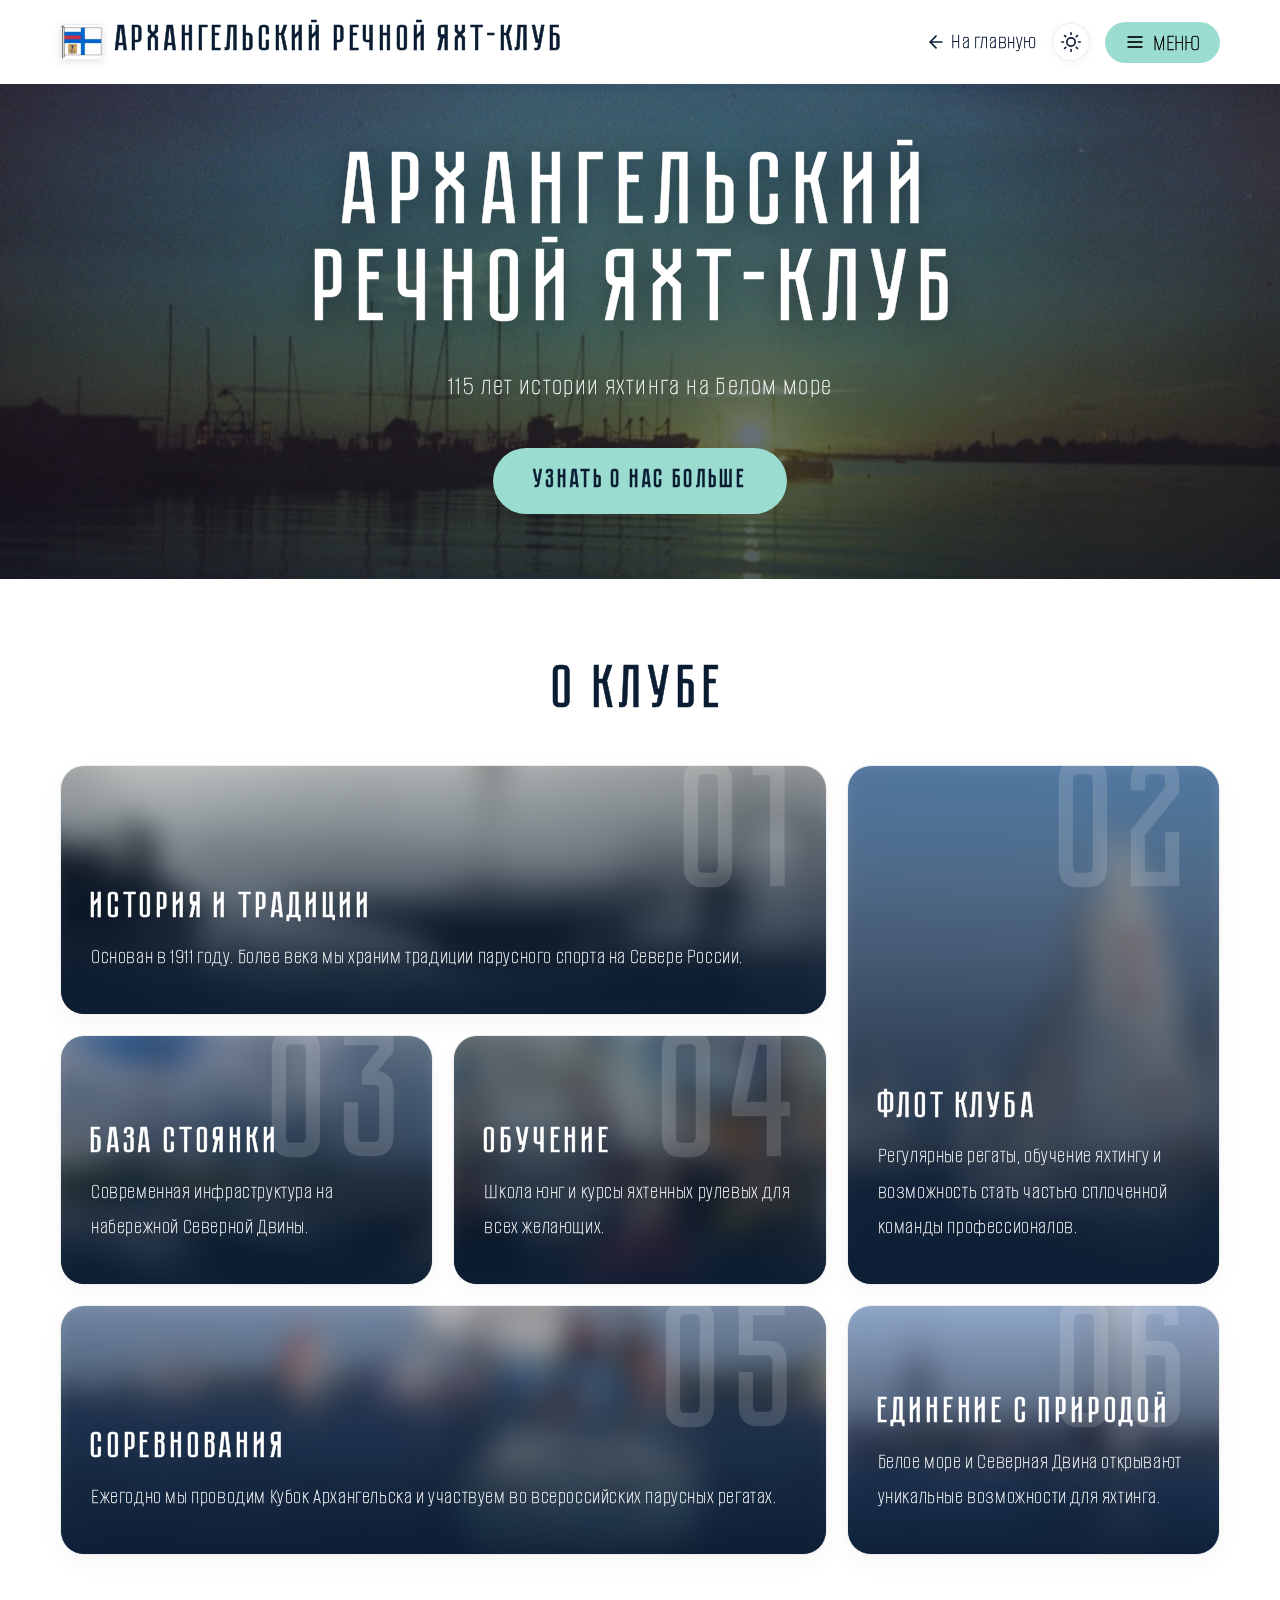
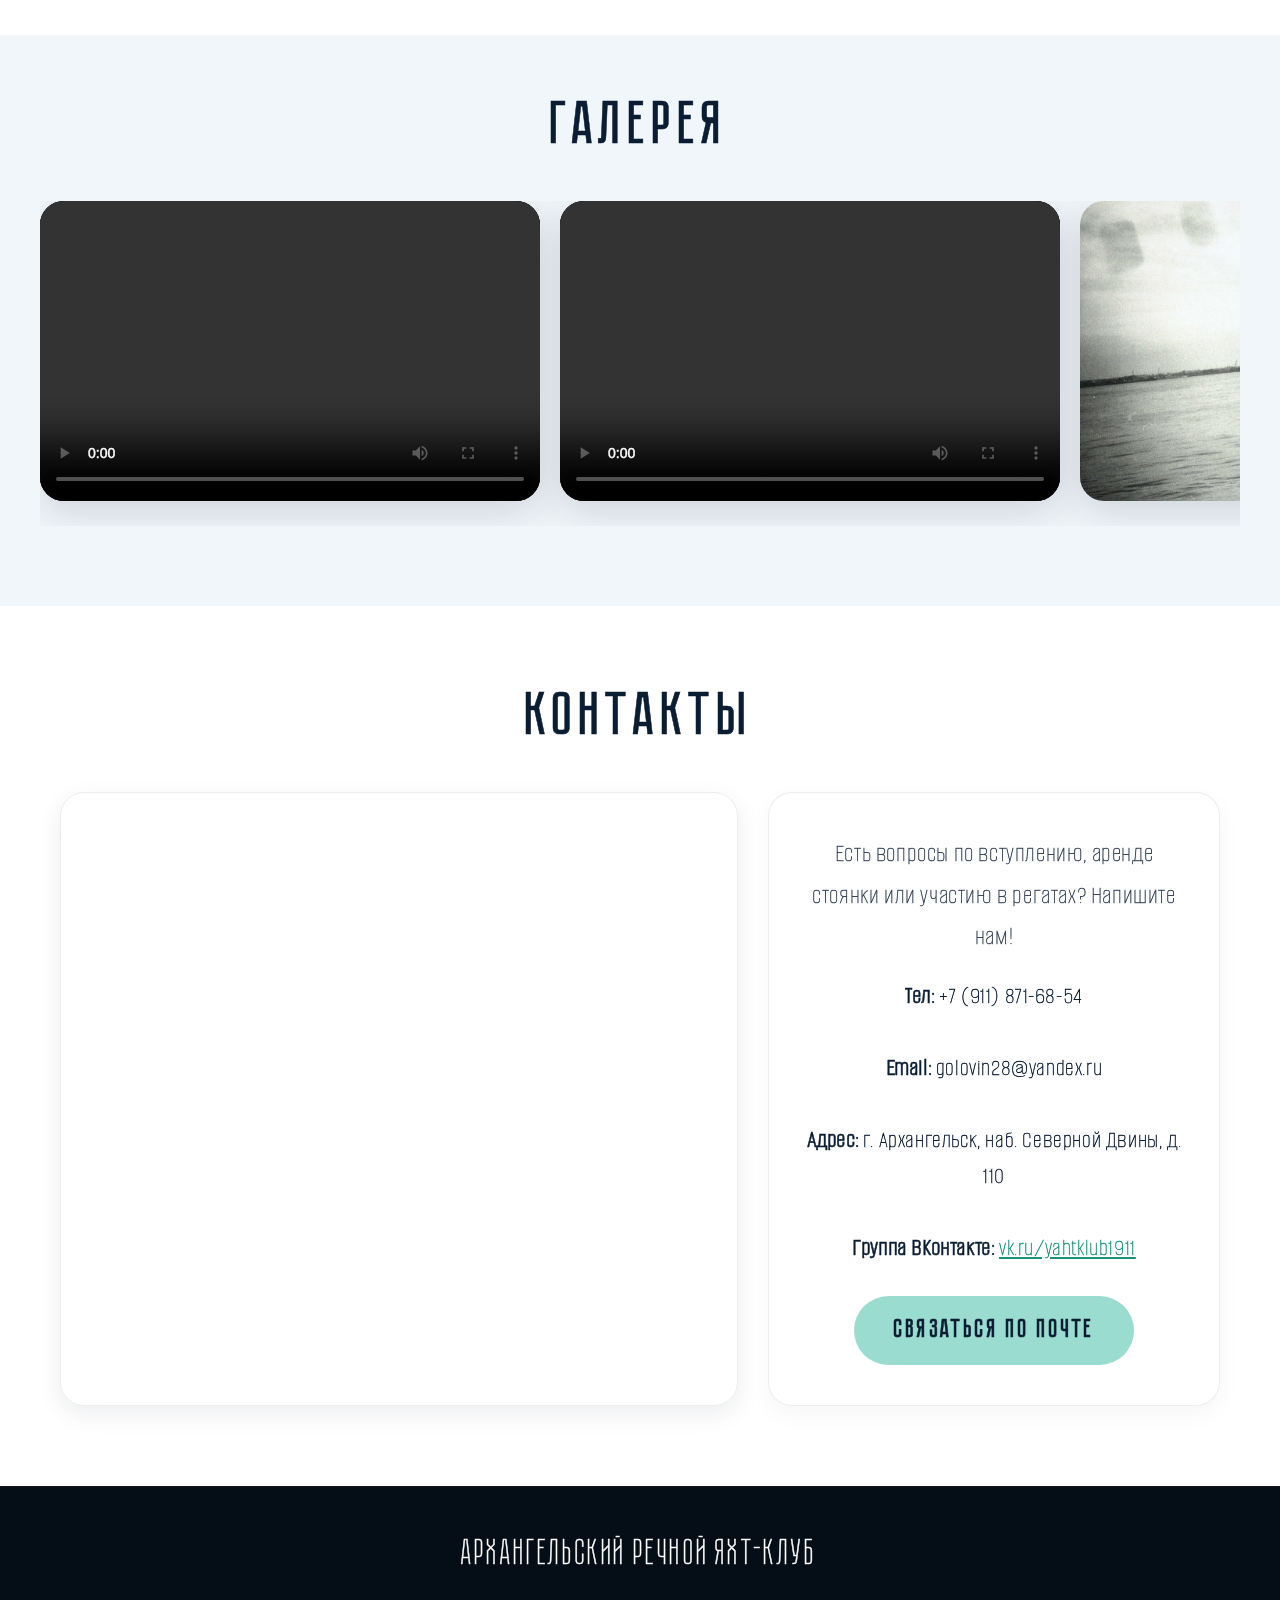
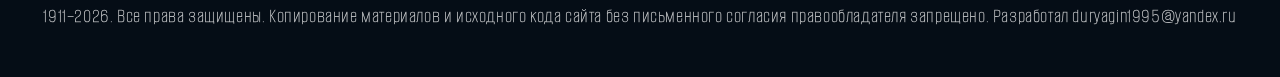
<file: index.html>
<!DOCTYPE html>
<html lang="ru">
<head>
  <meta charset="UTF-8"><meta name="viewport" content="width=device-width, initial-scale=1.0">
  <title>Архангельский речной яхт-клуб</title>
  <!-- Фавиконка (иконка вкладки) -->
  <link rel="icon" href="img/flag.webp" type="image/webp">
  
  <!-- Мета-теги для соцсетей (Open Graph) -->
  <meta property="og:title" content="Архангельский речной яхт-клуб">
  <meta property="og:description" content="115 лет истории яхтинга на Белом море">
  <meta property="og:image" content="https://ivanduryagin.github.io/yacht-club/img/flag.webp">
  <meta property="og:url" content="https://ivanduryagin.github.io/yacht-club/">
  <meta property="og:type" content="website">
  <link rel="stylesheet" href="style.css">
</head>
<body>
  <header class="sticky-header">
    <div class="header-container">
      <a href="index.html" class="header-logo">
        <img src="img/flag.webp" alt="Флаг яхт-клуба" class="header-logo-img">
        <span>Архангельский речной яхт-клуб</span>
      </a>
      
      <div class="header-actions">
  <a href="index.html" class="home-btn" aria-label="На главную">
    <svg viewBox="0 0 24 24" fill="none" stroke="currentColor" stroke-width="2" stroke-linecap="round" stroke-linejoin="round"><line x1="19" y1="12" x2="5" y2="12"></line><polyline points="12 19 5 12 12 5"></polyline></svg>
    <span class="btn-text">На главную</span>
  </a>
  
  <button id="theme-toggle" class="theme-toggle" aria-label="Сменить тему">
    <svg class="icon-sun" viewBox="0 0 24 24" fill="none" stroke="currentColor" stroke-width="2" stroke-linecap="round" stroke-linejoin="round"><circle cx="12" cy="12" r="5"></circle><line x1="12" y1="1" x2="12" y2="3"></line><line x1="12" y1="21" x2="12" y2="23"></line><line x1="4.22" y1="4.22" x2="5.64" y2="5.64"></line><line x1="18.36" y1="18.36" x2="19.78" y2="19.78"></line><line x1="1" y1="12" x2="3" y2="12"></line><line x1="21" y1="12" x2="23" y2="12"></line><line x1="4.22" y1="19.78" x2="5.64" y2="18.36"></line><line x1="18.36" y1="5.64" x2="19.78" y2="4.22"></line></svg>
    <svg class="icon-moon" viewBox="0 0 24 24" fill="none" stroke="currentColor" stroke-width="2" stroke-linecap="round" stroke-linejoin="round"><path d="M21 12.79A9 9 0 1 1 11.21 3 7 7 0 0 0 21 12.79z"></path></svg>
    <span class="btn-text">Тема</span>
  </button>
  
  <button class="menu-btn" onclick="toggleMenu()" aria-label="Меню">
    <svg class="icon-menu" viewBox="0 0 24 24" fill="none" stroke="currentColor" stroke-width="2"><line x1="3" y1="12" x2="21" y2="12"></line><line x1="3" y1="6" x2="21" y2="6"></line><line x1="3" y1="18" x2="21" y2="18"></line></svg>
    <svg class="icon-close" viewBox="0 0 24 24" fill="none" stroke="currentColor" stroke-width="2"><line x1="18" y1="6" x2="6" y2="18"></line><line x1="6" y1="6" x2="18" y2="18"></line></svg>
    <span class="btn-text">Меню</span>
  </button>
</div>
    </div>
  </header>

  <div class="menu-overlay" onclick="toggleMenu()"></div>

  <aside class="sidebar">
    <div class="sidebar-header">
      <div class="sidebar-title">Меню</div>
      <button class="close-btn" onclick="toggleMenu()">✕</button>
    </div>
    <div class="menu-section-title">Разделы сайта</div>
    <ul class="menu-list">
      <li><a href="ustav-1911.html">Устав яхт-клуба 1911 г.</a></li>
      <li><a href="ustav-2021.html">Устав последняя редакция 18.06.2021</a></li>
      <li><a href="otchety.html">Отчеты о деятельности яхт-клуба</a></li>
      <li><a href="istoriya.html">История яхт-клуба</a></li>
      <li><a href="pesnya.html">Песня спортсменов Архангельского яхт-клуба</a></li>
      <li><a href="kalendar.html">Календарный план яхт-клуба на 2026 г.</a></li>
      <li><a href="pravila.html">Правила пользования базой стоянки.</a></li>
      <li><a href="gostevye.html">Гостевые стоянки яхт-клуба</a></li>
      <li><a href="navigaciya.html">Навигация 2026</a></li>
    </ul>
    <div class="contact-section">
      <div class="menu-section-title">Контакты</div>
      <div class="contact-block">
        <p>+79118716854</p>
        <p>golovin28@yandex.ru</p>
        <p>г Архангельск, наб Северной Двины, д 110</p>
      </div>
<div class="social-icons">
  <a href="https://vk.ru/yahtklub1911" target="_blank" aria-label="ВКонтакте">
    <img src="img/vk.webp" alt="ВКонтакте">
  </a>
</div>
    </div>
  </aside>

  <main class="main-content">
    <!-- HERO -->
    <section class="hero">
      <div class="hero__content">
        <h1 class="hero__title">Архангельский<br>речной яхт-клуб</h1>
        <p class="hero__subtitle">115 лет истории яхтинга на Белом море</p>
        <a href="istoriya.html" class="btn-primary" style="margin-top: 20px;">Узнать о нас больше</a>
      </div>
    </section>

    <!-- О КЛУБЕ (Bento Grid с фонами) -->
    <section class="bento-section">
      <h2 class="section-title">О клубе</h2>
      <div class="bento-grid">
        
        <!-- Блок 1 -->
        <article class="bento-card bento-wide" style="--bg-img: url('img/main1.webp');" data-gallery="img/main1.webp,img/main22.webp,img/main23.webp,img/main24.webp,img/main25.webp,img/main26.webp,img/main27.webp,img/main28.webp,img/main29.webp,img/main30.webp">
          <div class="bento-card__bg-num">01</div>
          <h3>История и традиции</h3>
          <p>Основан в 1911 году. Более века мы храним традиции парусного спорта на Севере России.</p>
        </article>

        <!-- Блок 2 -->
        <article class="bento-card bento-tall" style="--bg-img: url('img/main2.webp');" data-gallery="img/main2.webp,img/main7.webp,img/main8.webp,img/main9.webp">
          <div class="bento-card__bg-num">02</div>
          <h3>Флот клуба</h3>
          <p>Регулярные регаты, обучение яхтингу и возможность стать частью сплоченной команды профессионалов.</p>
        </article>

        <!-- Блок 3 -->
        <article class="bento-card" style="--bg-img: url('img/main3.webp');" data-gallery="img/main3.webp,img/main10.webp,img/main11.webp,img/main12.webp">
          <div class="bento-card__bg-num">03</div>
          <h3>База стоянки</h3>
          <p>Современная инфраструктура на набережной Северной Двины.</p>
        </article>

        <!-- Блок 4 -->
        <article class="bento-card" style="--bg-img: url('img/main4.webp');" data-gallery="img/main4.webp,img/main13.webp,img/main14.webp,img/main15.webp">
          <div class="bento-card__bg-num">04</div>
          <h3>Обучение</h3>
          <p>Школа юнг и курсы яхтенных рулевых для всех желающих.</p>
        </article>

        <!-- Блок 5 -->
        <article class="bento-card bento-wide" style="--bg-img: url('img/main5.webp');" data-gallery="img/main5.webp,img/main16.webp,img/main17.webp,img/main18.webp">
          <div class="bento-card__bg-num">05</div>
          <h3>Соревнования</h3>
          <p>Ежегодно мы проводим Кубок Архангельска и участвуем во всероссийских парусных регатах.</p>
        </article>

        <!-- Блок 6 -->
        <article class="bento-card" style="--bg-img: url('img/main6.webp');" data-gallery="img/main6.webp,img/main19.webp,img/main20.webp,img/main21.webp">
          <div class="bento-card__bg-num">06</div>
          <h3>Единение с природой</h3>
          <p>Белое море и Северная Двина открывают уникальные возможности для яхтинга.</p>
        </article>

      </div>
    </section>

    <!-- ГАЛЕРЕЯ -->
    <section class="dark-bg-section video-sec" id="gallery">
      <div class="container">
        <h2 class="section-title">Галерея</h2>
        
        <div class="video-gallery-scroll">
          
          <!-- Первое видео -->
          <div class="video-item">
            <video controls preload="metadata">
              <source src="doc/Архангельский яхт-клуб Водник.mp4" type="video/mp4">
              Ваш браузер не поддерживает встроенное видео.
            </video>
          </div>

          <!-- Второе видео (добавлено из папки doc) -->
          <div class="video-item">
            <video controls preload="metadata">
              <source src="doc/Кубок Кандалакшского залива 2024.mp4" type="video/mp4">
              Ваш браузер не поддерживает встроенное видео.
            </video>
          </div>

          <!-- Картинки галереи (7 - 30) -->
          <div class="gallery-image-item"><img src="img/main7.webp" alt="Фото 7" loading="lazy"></div>
          <div class="gallery-image-item"><img src="img/main8.webp" alt="Фото 8" loading="lazy"></div>
          <div class="gallery-image-item"><img src="img/main9.webp" alt="Фото 9" loading="lazy"></div>
          <div class="gallery-image-item"><img src="img/main10.webp" alt="Фото 10" loading="lazy"></div>
          <div class="gallery-image-item"><img src="img/main11.webp" alt="Фото 11" loading="lazy"></div>
          <div class="gallery-image-item"><img src="img/main12.webp" alt="Фото 12" loading="lazy"></div>
          <div class="gallery-image-item"><img src="img/main13.webp" alt="Фото 13" loading="lazy"></div>
          <div class="gallery-image-item"><img src="img/main14.webp" alt="Фото 14" loading="lazy"></div>
          <div class="gallery-image-item"><img src="img/main15.webp" alt="Фото 15" loading="lazy"></div>
          <div class="gallery-image-item"><img src="img/main16.webp" alt="Фото 16" loading="lazy"></div>
          <div class="gallery-image-item"><img src="img/main17.webp" alt="Фото 17" loading="lazy"></div>
          <div class="gallery-image-item"><img src="img/main18.webp" alt="Фото 18" loading="lazy"></div>
          <div class="gallery-image-item"><img src="img/main19.webp" alt="Фото 19" loading="lazy"></div>
          <div class="gallery-image-item"><img src="img/main20.webp" alt="Фото 20" loading="lazy"></div>
          <div class="gallery-image-item"><img src="img/main21.webp" alt="Фото 21" loading="lazy"></div>
          <div class="gallery-image-item"><img src="img/main22.webp" alt="Фото 22" loading="lazy"></div>
          <div class="gallery-image-item"><img src="img/main23.webp" alt="Фото 23" loading="lazy"></div>
          <div class="gallery-image-item"><img src="img/main24.webp" alt="Фото 24" loading="lazy"></div>
          <div class="gallery-image-item"><img src="img/main25.webp" alt="Фото 25" loading="lazy"></div>
          <div class="gallery-image-item"><img src="img/main26.webp" alt="Фото 26" loading="lazy"></div>
          <div class="gallery-image-item"><img src="img/main27.webp" alt="Фото 27" loading="lazy"></div>
          <div class="gallery-image-item"><img src="img/main28.webp" alt="Фото 28" loading="lazy"></div>
          <div class="gallery-image-item"><img src="img/main29.webp" alt="Фото 29" loading="lazy"></div>
          <div class="gallery-image-item"><img src="img/main30.webp" alt="Фото 30" loading="lazy"></div>

        </div>
      </div>
    </section>

    <!-- КОНТАКТЫ И КАРТА -->
    <section class="bento-section" id="contacts">
      <h2 class="section-title">Контакты</h2>
      
      <div class="contacts-layout">
        <div class="map-wrapper">
          <iframe src="https://yandex.ru/map-widget/v1/?um=constructor%3Adeb6998151eba54c88fcd526d1713f9b0ff98c0f8567d030a7d96ea9c98468b8&amp;source=constructor" width="100%" height="100%" frameborder="0" allowfullscreen="true"></iframe>
        </div>
        
        <div class="contacts-box">
          <p>Есть вопросы по вступлению, аренде стоянки или участию в регатах? Напишите нам!</p>
          
          <p class="contact-info-text">
            <strong>Тел:</strong> +7 (911) 871-68-54 <br><br>
            <strong>Email:</strong> golovin28@yandex.ru <br><br>
            <strong>Адрес:</strong> г. Архангельск, наб. Северной Двины, д. 110 <br><br>
            <strong>Группа ВКонтакте:</strong> <a href="https://vk.ru/yahtklub1911" target="_blank" style="color: var(--color-primary-strong); text-decoration: underline;">vk.ru/yahtklub1911</a>
          </p>
          
          <a href="mailto:golovin28@yandex.ru" class="btn-primary">Связаться по почте</a>
        </div>
      </div>
    </section>
  </main>

  <!-- МОДАЛЬНОЕ ОКНО ДЛЯ ГАЛЕРЕИ -->
  <div id="image-modal" class="image-modal">
    <span class="close-modal">&times;</span>
    <div class="modal-gallery" id="modal-gallery">
      <!-- Сюда скрипт будет вставлять картинки -->
    </div>
  </div>

  <!-- ПОДВАЛ -->
  <footer class="site-footer">
    <span class="footer-logo">Архангельский речной яхт-клуб</span>
    <p style="margin-top: 15px; font-size: 1rem;">1911–2026. Все права защищены. Копирование материалов и исходного кода сайта без письменного согласия правообладателя запрещено. Разработал duryagin1995@yandex.ru</p>
  </footer>

  <script src="script.js"></script>
</body>
</html>
</file>
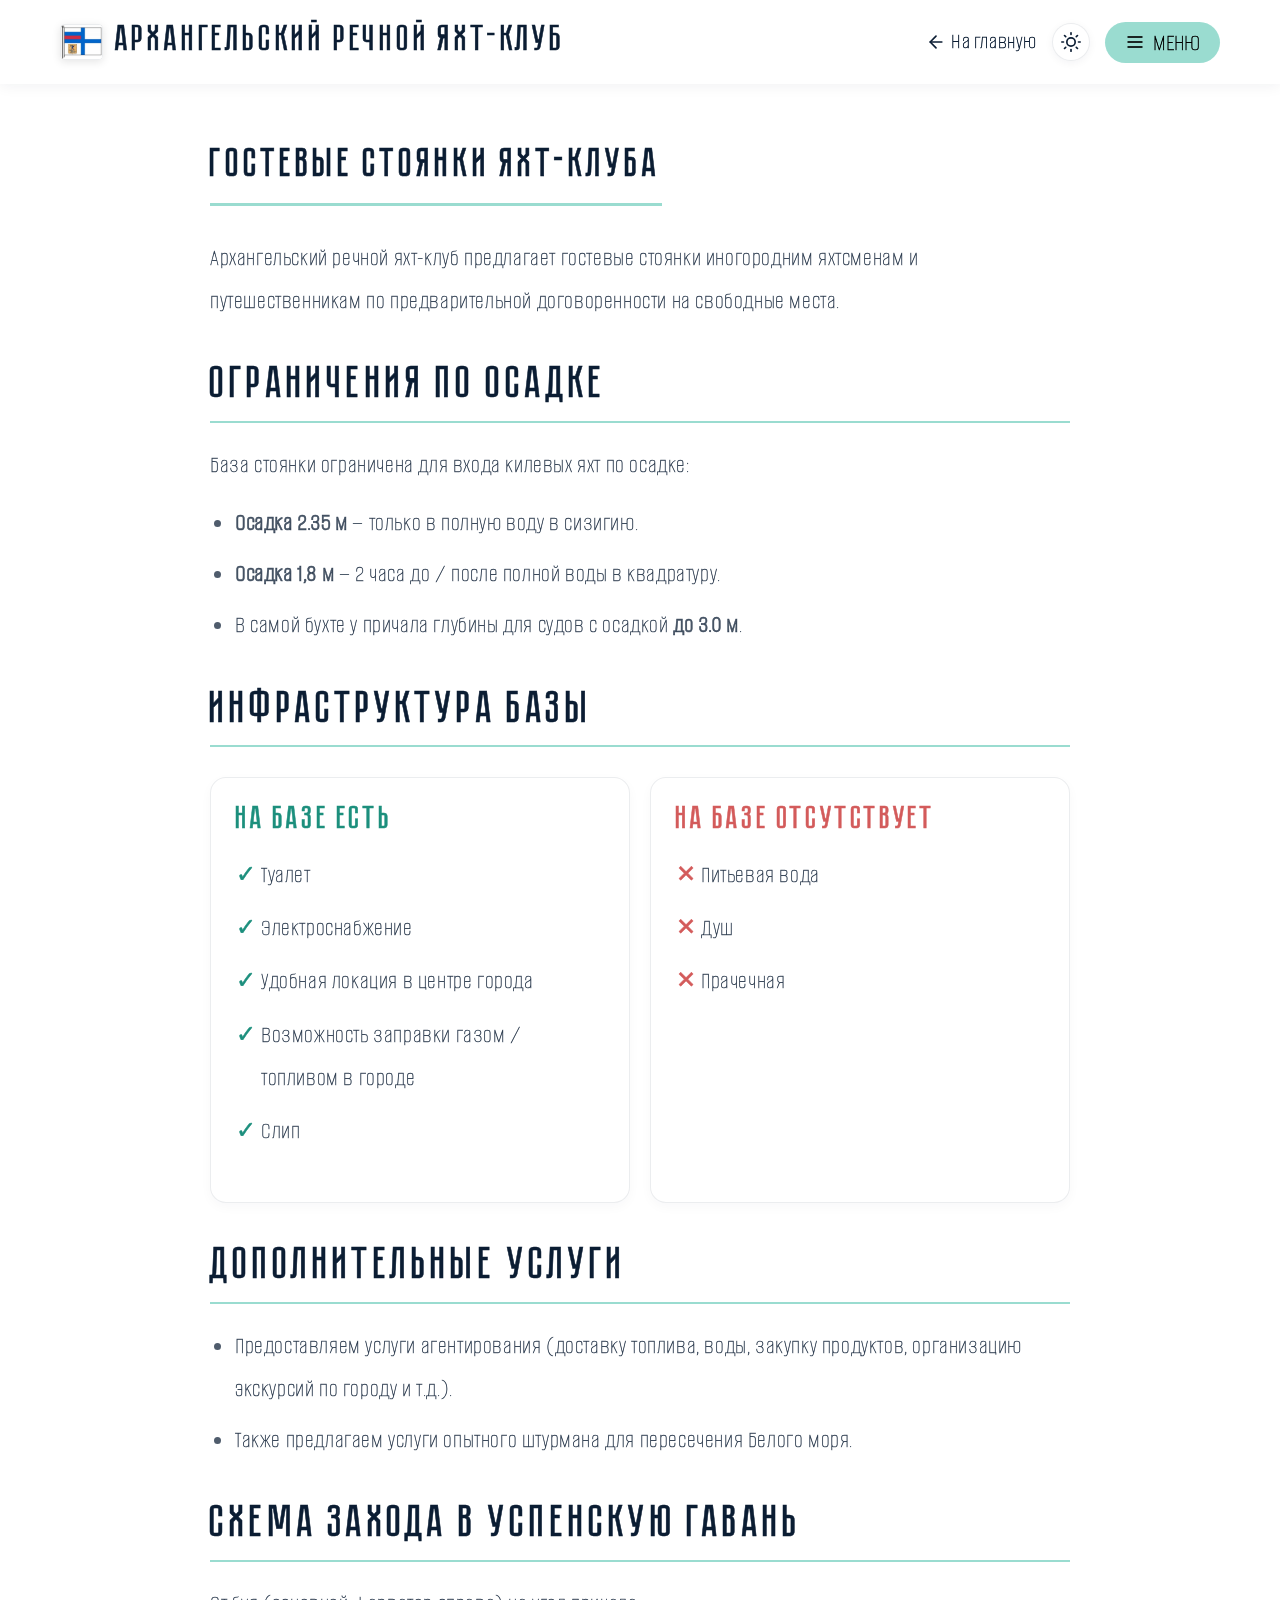
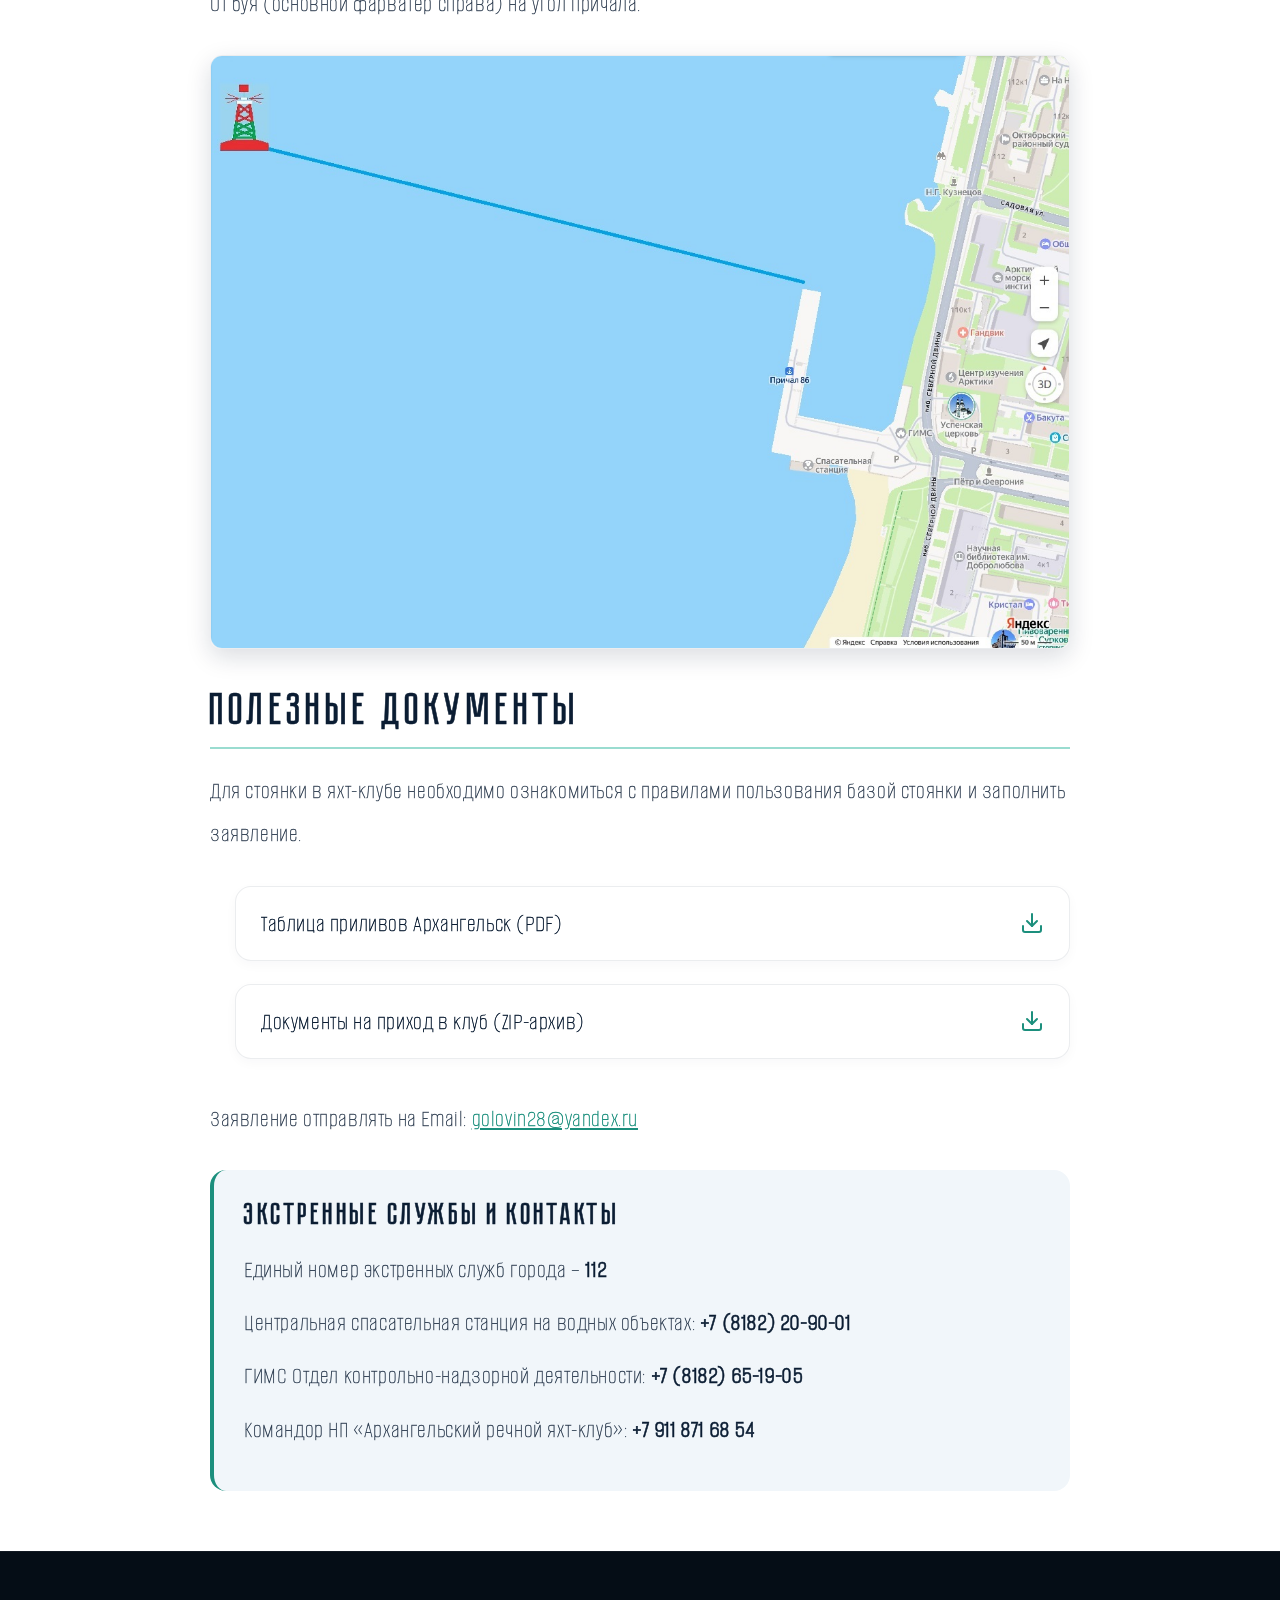
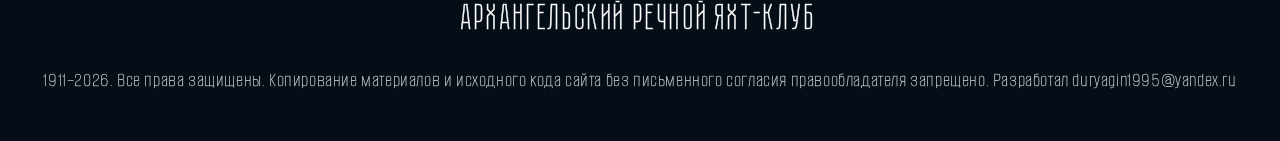
<file: gostevye.html>
<!DOCTYPE html>
<html lang="ru">
<head><meta charset="UTF-8"><meta name="viewport" content="width=device-width, initial-scale=1.0"><title>Гостевые стоянки</title><link rel="stylesheet" href="style.css"></head>
  <!-- Фавиконка (иконка вкладки) -->
  <link rel="icon" href="img/flag.webp" type="image/webp">
  
  <!-- Мета-теги для соцсетей (Open Graph) -->
  <meta property="og:title" content="Архангельский речной яхт-клуб">
  <meta property="og:description" content="115 лет истории яхтинга на Белом море">
  <meta property="og:image" content="https://ivanduryagin.github.io/yacht-club/img/flag.webp">
  <meta property="og:url" content="https://ivanduryagin.github.io/yacht-club/">
  <meta property="og:type" content="website">
  <link rel="stylesheet" href="style.css">
<body>
  <header class="sticky-header">
    <div class="header-container">
      <a href="index.html" class="header-logo">
        <img src="img/flag.webp" alt="Флаг яхт-клуба" class="header-logo-img">
        <span>Архангельский речной яхт-клуб</span>
      </a>
<div class="header-actions">
  <a href="index.html" class="home-btn" aria-label="На главную">
    <svg viewBox="0 0 24 24" fill="none" stroke="currentColor" stroke-width="2" stroke-linecap="round" stroke-linejoin="round"><line x1="19" y1="12" x2="5" y2="12"></line><polyline points="12 19 5 12 12 5"></polyline></svg>
    <span class="btn-text">На главную</span>
  </a>
  
  <button id="theme-toggle" class="theme-toggle" aria-label="Сменить тему">
    <svg class="icon-sun" viewBox="0 0 24 24" fill="none" stroke="currentColor" stroke-width="2" stroke-linecap="round" stroke-linejoin="round"><circle cx="12" cy="12" r="5"></circle><line x1="12" y1="1" x2="12" y2="3"></line><line x1="12" y1="21" x2="12" y2="23"></line><line x1="4.22" y1="4.22" x2="5.64" y2="5.64"></line><line x1="18.36" y1="18.36" x2="19.78" y2="19.78"></line><line x1="1" y1="12" x2="3" y2="12"></line><line x1="21" y1="12" x2="23" y2="12"></line><line x1="4.22" y1="19.78" x2="5.64" y2="18.36"></line><line x1="18.36" y1="5.64" x2="19.78" y2="4.22"></line></svg>
    <svg class="icon-moon" viewBox="0 0 24 24" fill="none" stroke="currentColor" stroke-width="2" stroke-linecap="round" stroke-linejoin="round"><path d="M21 12.79A9 9 0 1 1 11.21 3 7 7 0 0 0 21 12.79z"></path></svg>
    <span class="btn-text">Тема</span>
  </button>
  
  <button class="menu-btn" onclick="toggleMenu()" aria-label="Меню">
    <svg class="icon-menu" viewBox="0 0 24 24" fill="none" stroke="currentColor" stroke-width="2"><line x1="3" y1="12" x2="21" y2="12"></line><line x1="3" y1="6" x2="21" y2="6"></line><line x1="3" y1="18" x2="21" y2="18"></line></svg>
    <svg class="icon-close" viewBox="0 0 24 24" fill="none" stroke="currentColor" stroke-width="2"><line x1="18" y1="6" x2="6" y2="18"></line><line x1="6" y1="6" x2="18" y2="18"></line></svg>
    <span class="btn-text">Меню</span>
  </button>
</div>
    </div>
  </header>
  
  <div class="menu-overlay" onclick="toggleMenu()"></div>
  
  <aside class="sidebar">
    <div class="sidebar-header">
      <div class="sidebar-title">Меню</div>
      <button class="close-btn" onclick="toggleMenu()">✕</button>
    </div>
    <div class="menu-section-title">Разделы сайта</div>
    <ul class="menu-list">
      <li><a href="ustav-1911.html">Устав яхт-клуба 1911 г.</a></li>
      <li><a href="ustav-2021.html">Устав последняя редакция 18.06.2021</a></li>
      <li><a href="otchety.html">Отчеты о деятельности яхт-клуба</a></li>
      <li><a href="istoriya.html">История яхт-клуба</a></li>
      <li><a href="pesnya.html">Песня спортсменов Архангельского яхт-клуба</a></li>
      <li><a href="kalendar.html">Календарный план яхт-клуба на 2026 г.</a></li>
      <li><a href="pravila.html">Правила пользования базой стоянки.</a></li>
      <li><a href="gostevye.html" class="active">Гостевые стоянки яхт-клуба</a></li>
      <li><a href="navigaciya.html">Навигация 2026</a></li>
    </ul>
    <div class="contact-section">
      <div class="menu-section-title">Контакты</div>
      <div class="contact-block">
        <p>+79118716854</p>
        <p>golovin28@yandex.ru</p>
        <p>г Архангельск, наб Северной Двины, д 110</p>
      </div>
<div class="social-icons">
  <a href="https://vk.ru/yahtklub1911" target="_blank" aria-label="ВКонтакте">
    <img src="img/vk.webp" alt="ВКонтакте">
  </a>
</div>
    </div>
  </aside>

  <main class="main-content">
    <div class="content-wrapper guest-content">
      <h1>Гостевые стоянки яхт-клуба</h1>
      
      <p>Архангельский речной яхт-клуб предлагает гостевые стоянки иногородним яхтсменам и путешественникам по предварительной договоренности на свободные места.</p>

      <h2>Ограничения по осадке</h2>
      <p>База стоянки ограничена для входа килевых яхт по осадке:</p>
      <ul>
        <li><strong>Осадка 2.35 м</strong> — только в полную воду в сизигию.</li>
        <li><strong>Осадка 1,8 м</strong> — 2 часа до / после полной воды в квадратуру.</li>
        <li>В самой бухте у причала глубины для судов с осадкой <strong>до 3.0 м</strong>.</li>
      </ul>

      <h2>Инфраструктура базы</h2>
      
      <div class="facilities-grid">
        <div class="facility-box">
          <h3>На базе есть</h3>
          <ul>
            <li>Туалет</li>
            <li>Электроснабжение</li>
            <li>Удобная локация в центре города</li>
            <li>Возможность заправки газом / топливом в городе</li>
            <li>Слип</li>
          </ul>
        </div>
        
        <div class="facility-box no">
          <h3>На базе отсутствует</h3>
          <ul>
            <li>Питьевая вода</li>
            <li>Душ</li>
            <li>Прачечная</li>
          </ul>
        </div>
      </div>

      <h2>Дополнительные услуги</h2>
      <ul>
        <li>Предоставляем услуги агентирования (доставку топлива, воды, закупку продуктов, организацию экскурсий по городу и т.д.).</li>
        <li>Также предлагаем услуги опытного штурмана для пересечения Белого моря.</li>
      </ul>

      <h2>Схема захода в Успенскую гавань</h2>
      <p>От буя (основной фарватер справа) на угол причала.</p>
      <figure class="info-image">
        <img src="img/схема захода в успенскую бухту.webp" alt="Схема захода в Успенскую гавань">
      </figure>

      <h2>Полезные документы</h2>
      <p>Для стоянки в яхт-клубе необходимо ознакомиться с правилами пользования базой стоянки и заполнить заявление.</p>
      
      <ul class="reports-list" style="margin-bottom: 30px;">
        <li>
          <a href="doc/Таблица приливов-отливов.pdf" download class="report-link">
            <span>Таблица приливов Архангельск (PDF)</span>
            <svg viewBox="0 0 24 24" fill="none" stroke="currentColor" stroke-width="2" stroke-linecap="round" stroke-linejoin="round"><path d="M21 15v4a2 2 0 0 1-2 2H5a2 2 0 0 1-2-2v-4"></path><polyline points="7 10 12 15 17 10"></polyline><line x1="12" y1="15" x2="12" y2="3"></line></svg>
          </a>
        </li>
        <li>
          <a href="doc/Документы на приход в клуб.zip" download class="report-link">
            <span>Документы на приход в клуб (ZIP-архив)</span>
            <svg viewBox="0 0 24 24" fill="none" stroke="currentColor" stroke-width="2" stroke-linecap="round" stroke-linejoin="round"><path d="M21 15v4a2 2 0 0 1-2 2H5a2 2 0 0 1-2-2v-4"></path><polyline points="7 10 12 15 17 10"></polyline><line x1="12" y1="15" x2="12" y2="3"></line></svg>
          </a>
        </li>
      </ul>

      <p>Заявление отправлять на Email: <a href="mailto:golovin28@yandex.ru" style="color: var(--color-primary-strong); text-decoration: underline;">golovin28@yandex.ru</a></p>

      <div class="contacts-info">
        <h3 style="font-family: var(--font-title); margin-bottom: 15px; font-size: 1.5rem; color: var(--color-text);">Экстренные службы и контакты</h3>
        <p>Единый номер экстренных служб города – <strong>112</strong></p>
        <p>Центральная спасательная станция на водных объектах: <strong>+7 (8182) 20-90-01</strong></p>
        <p>ГИМС Отдел контрольно-надзорной деятельности: <strong>+7 (8182) 65-19-05</strong></p>
        <p>Командор НП «Архангельский речной яхт-клуб»: <strong>+7 911 871 68 54</strong></p>
      </div>

    </div>
  </main>

  <!-- ПОДВАЛ -->
  <footer class="site-footer">
    <span class="footer-logo">Архангельский речной яхт-клуб</span>
    <p style="margin-top: 15px; font-size: 1rem;">1911–2026. Все права защищены. Копирование материалов и исходного кода сайта без письменного согласия правообладателя запрещено. Разработал duryagin1995@yandex.ru</p>
  </footer>

  <script src="script.js"></script>
</body>
</html>
</file>
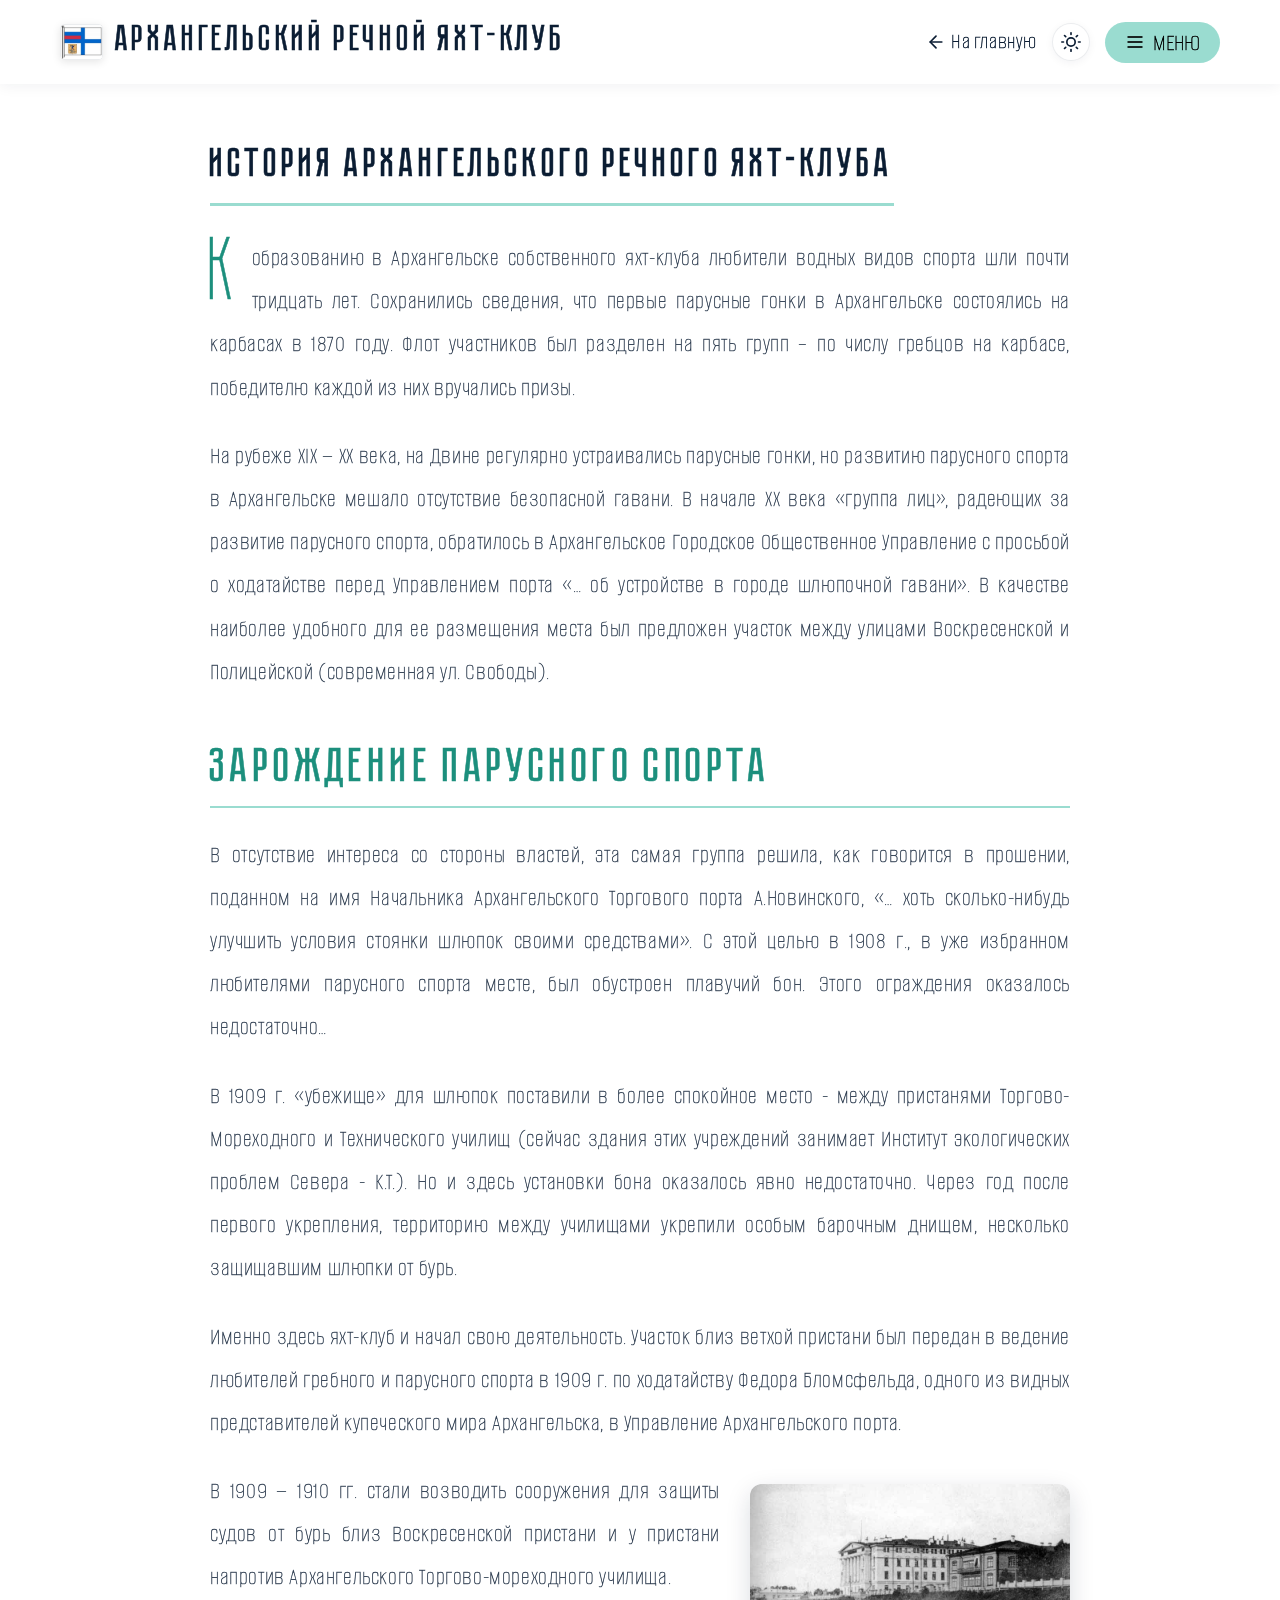
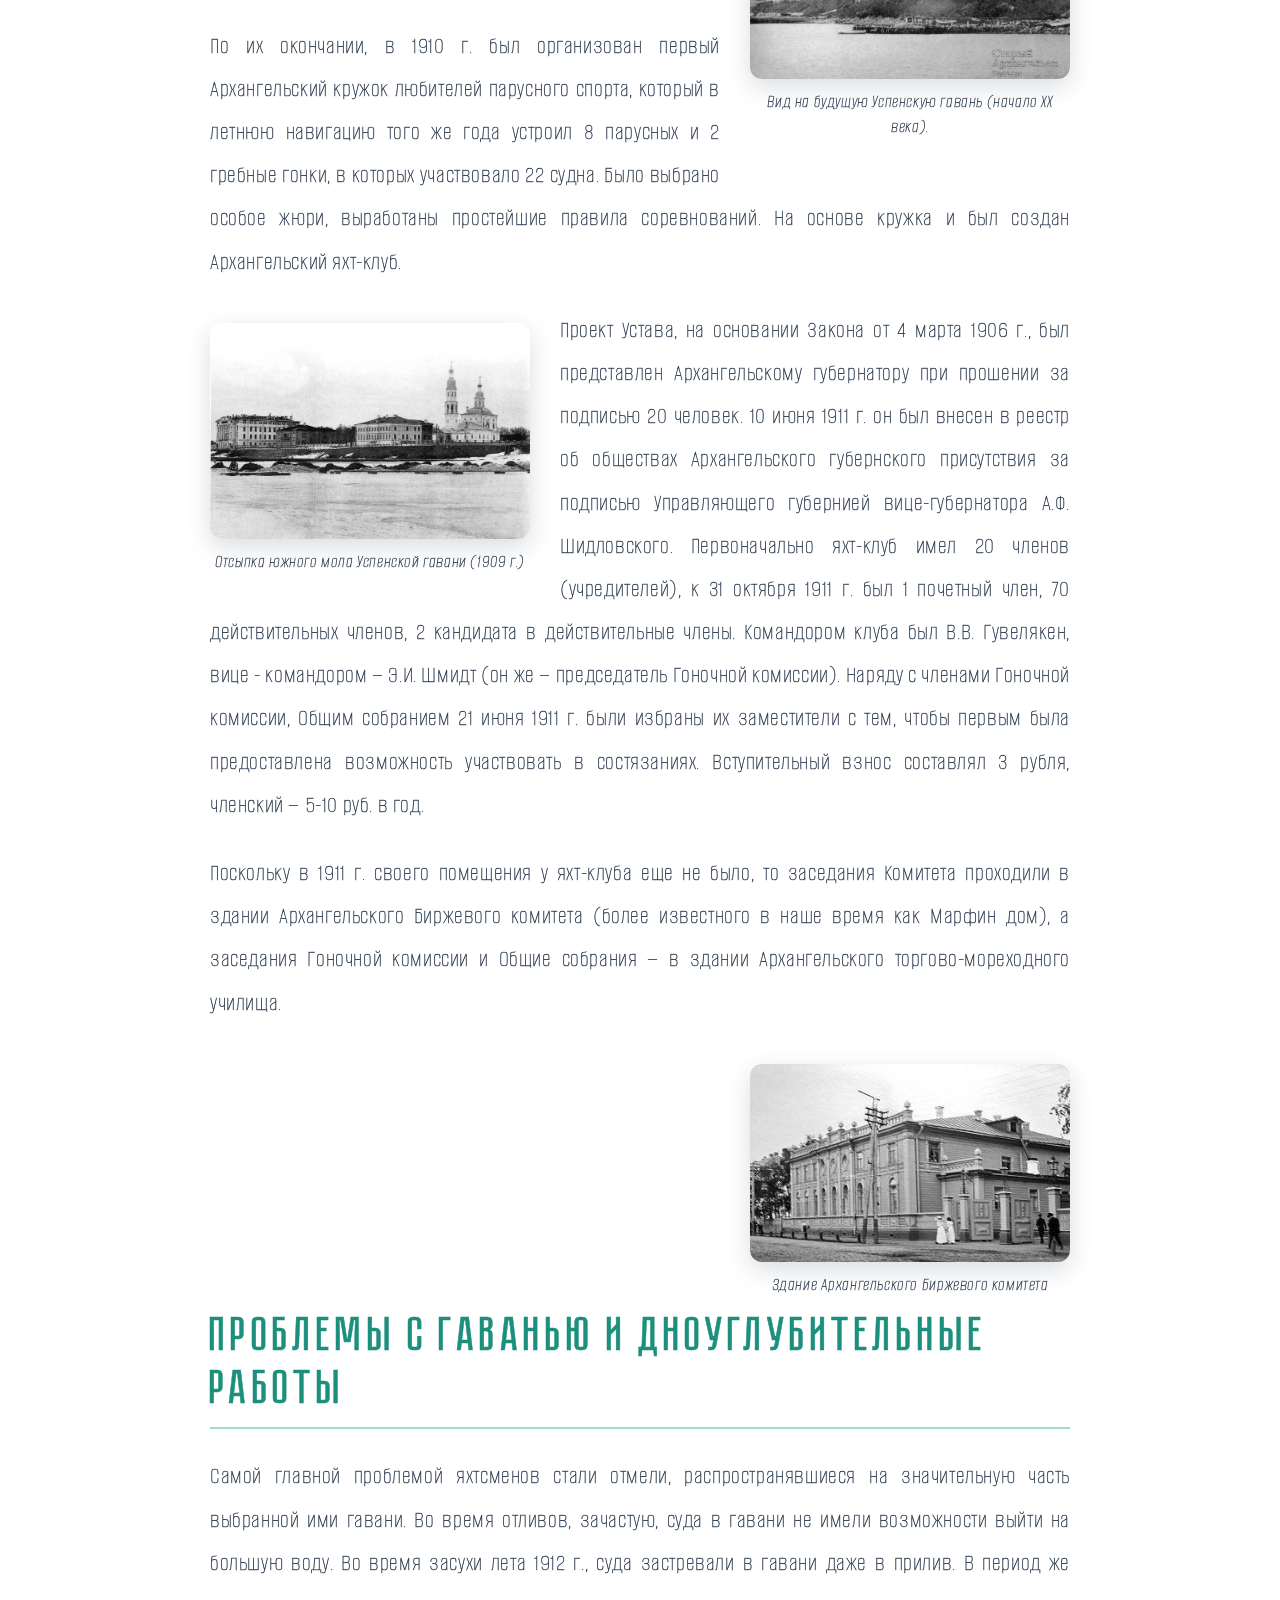
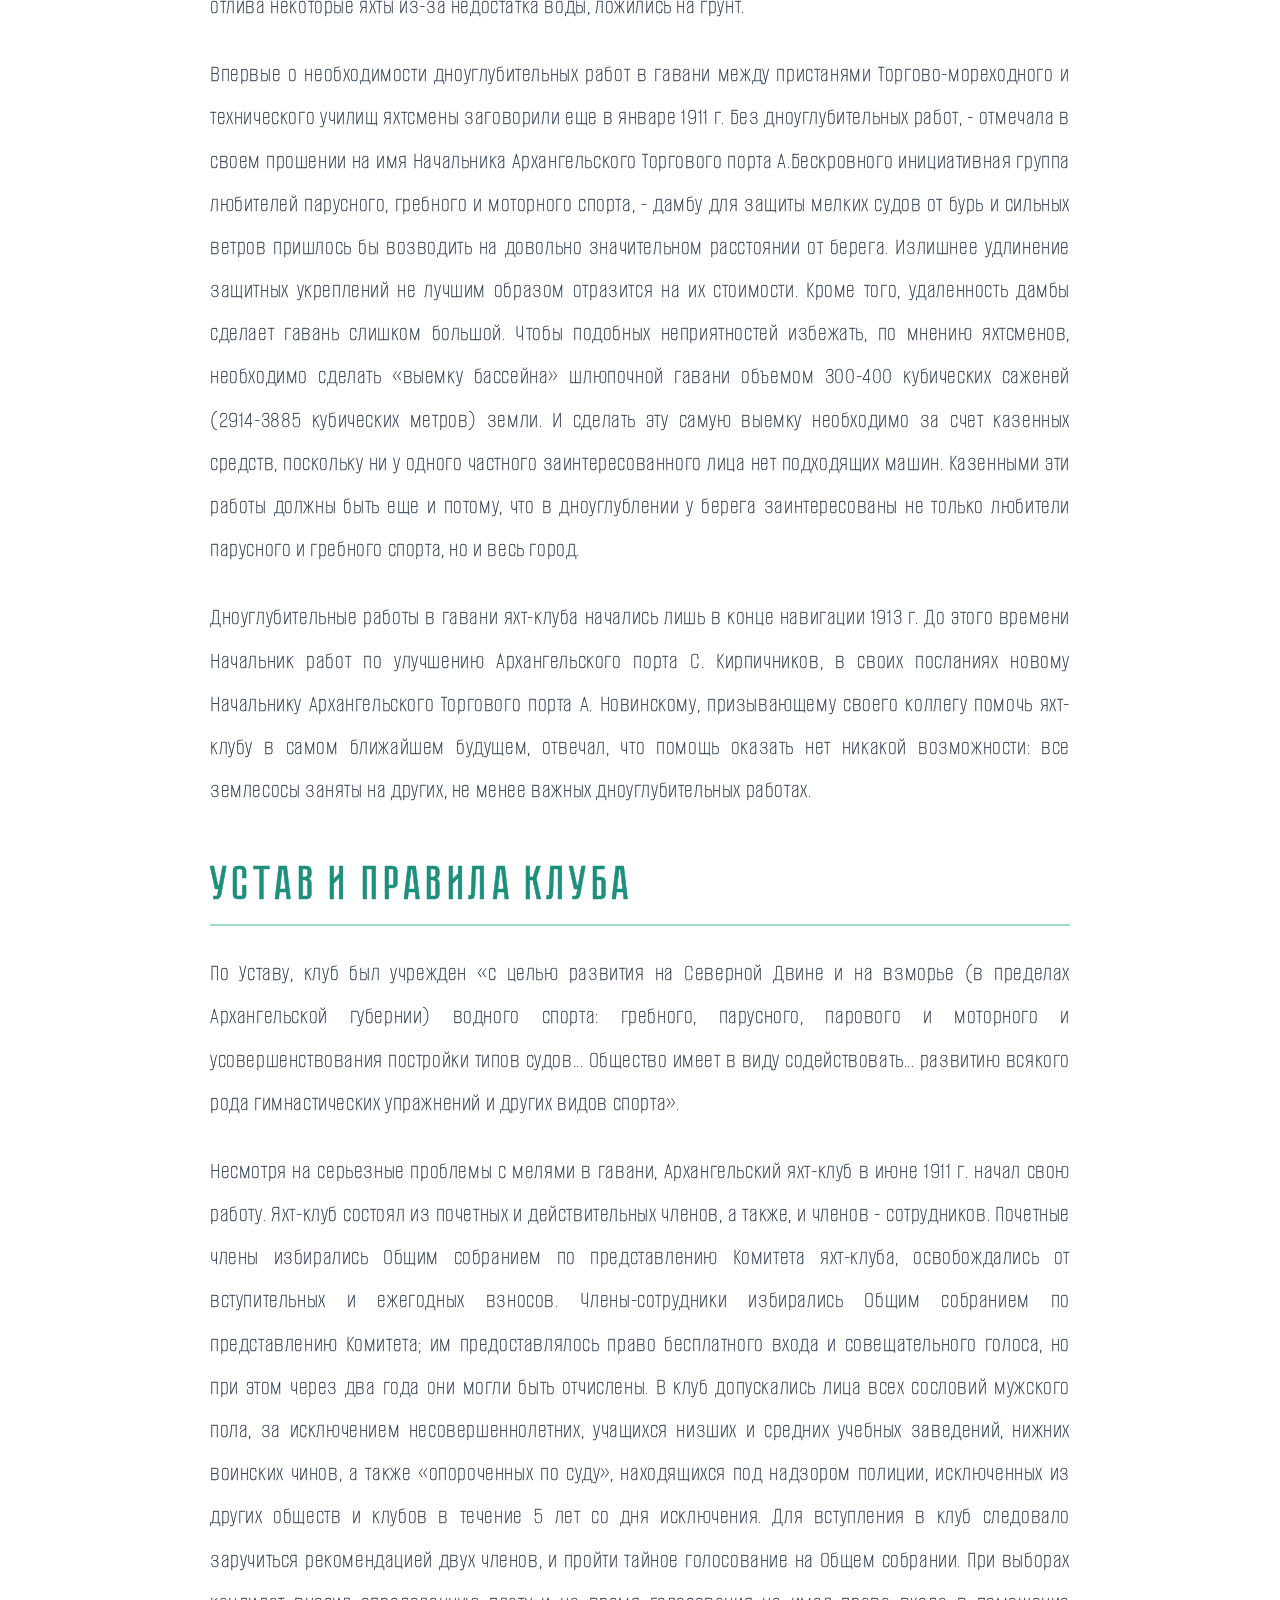
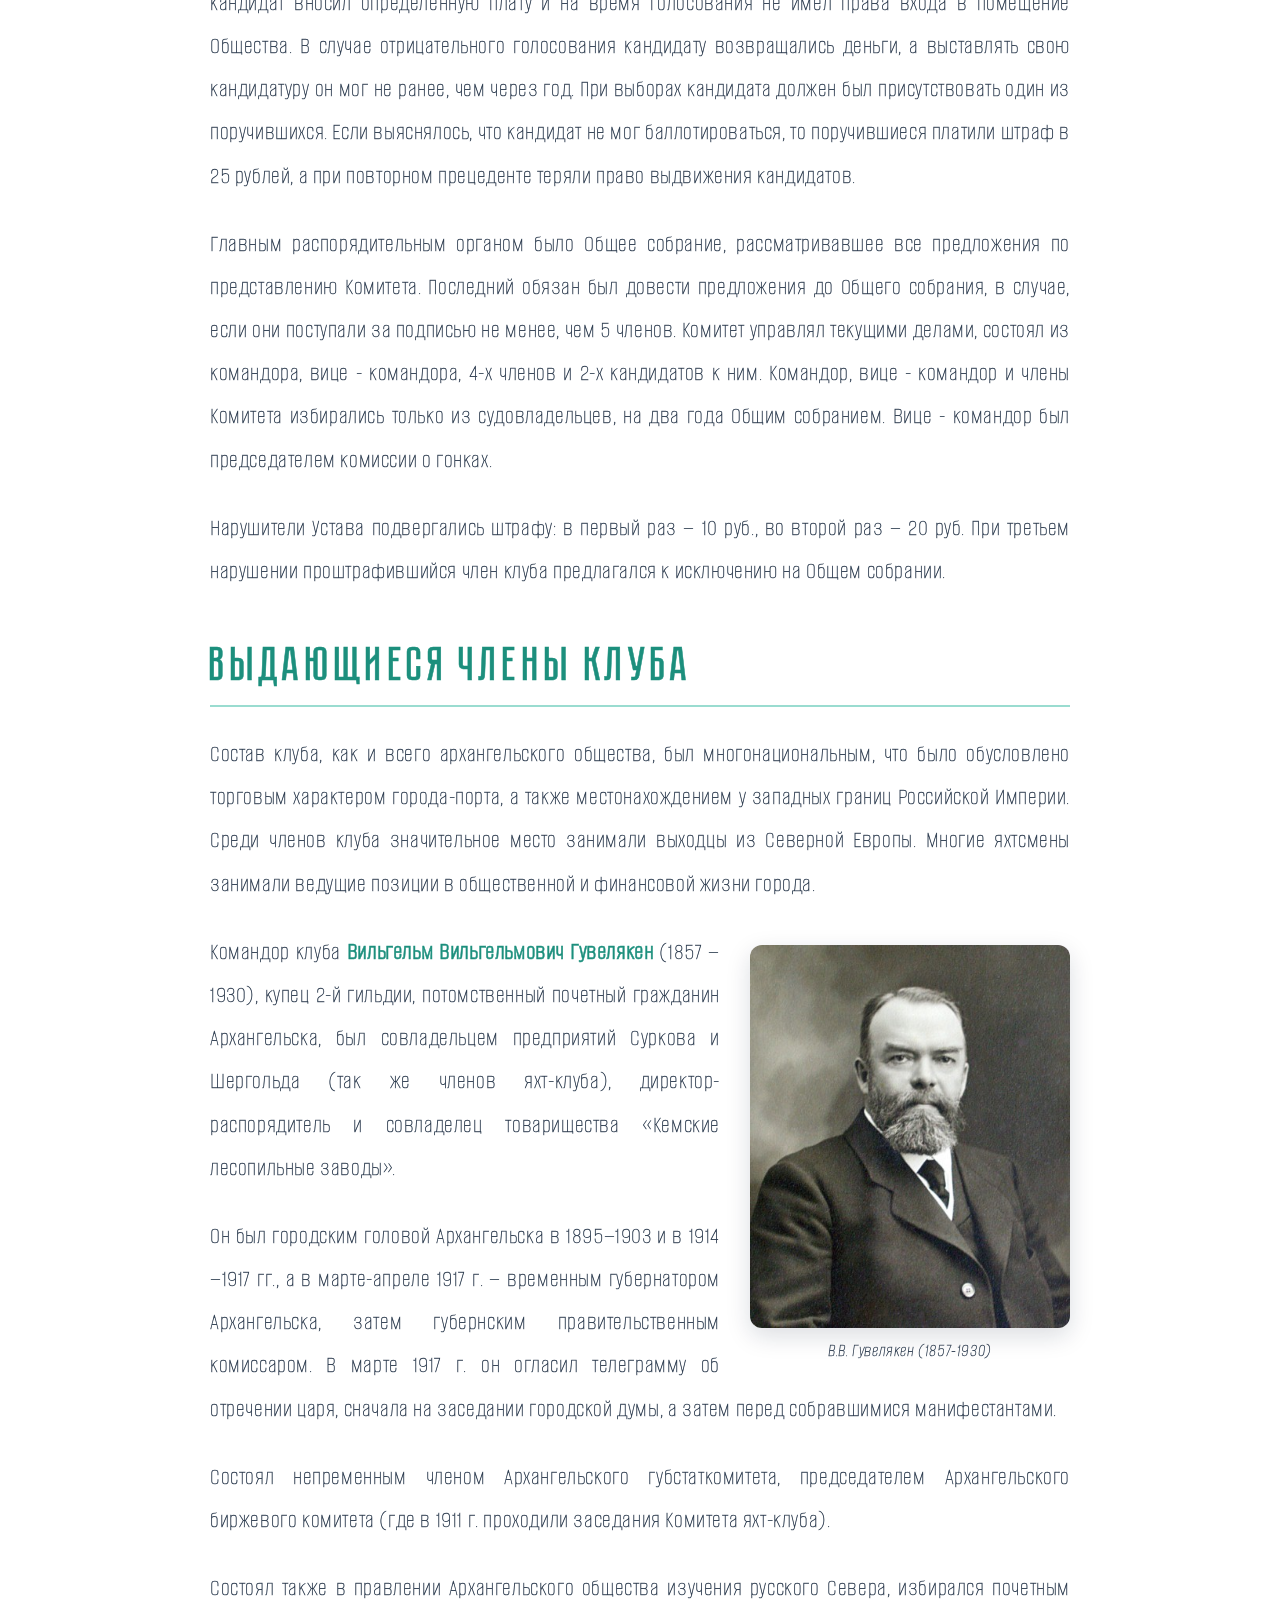
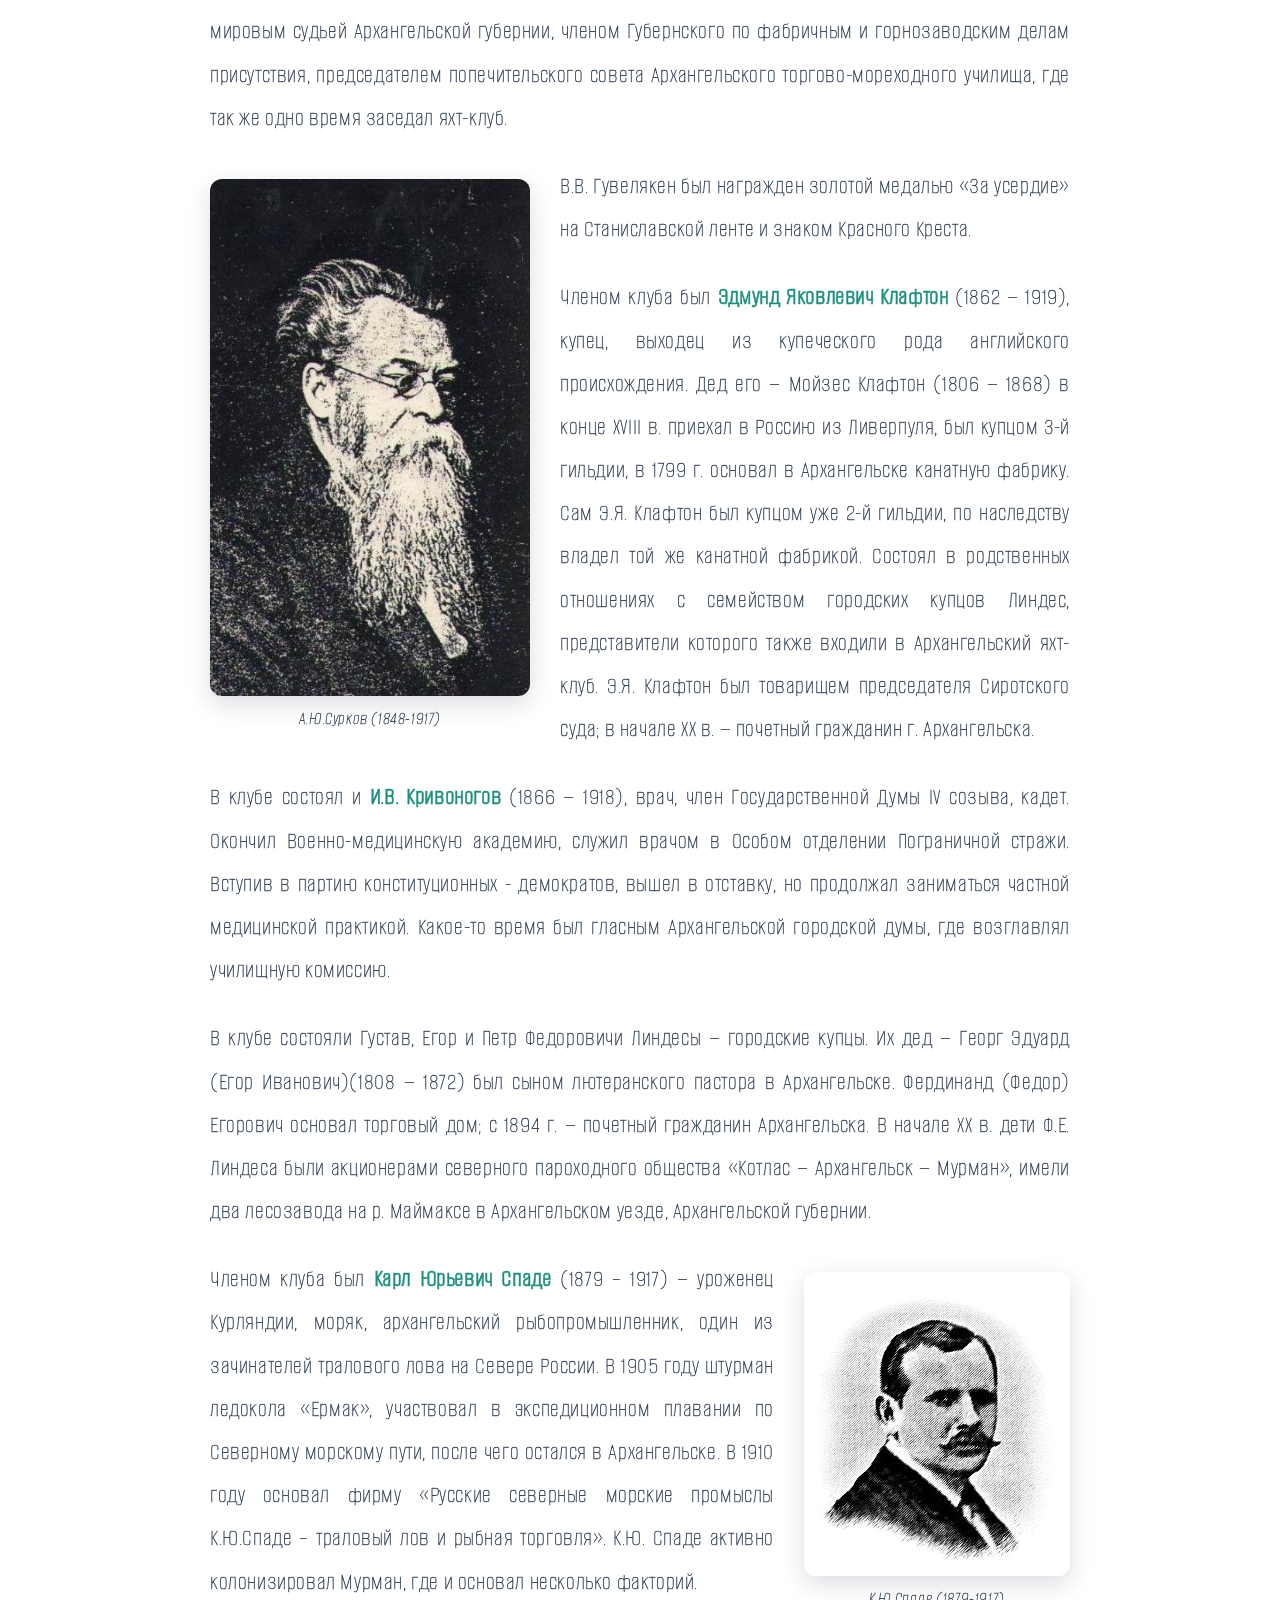
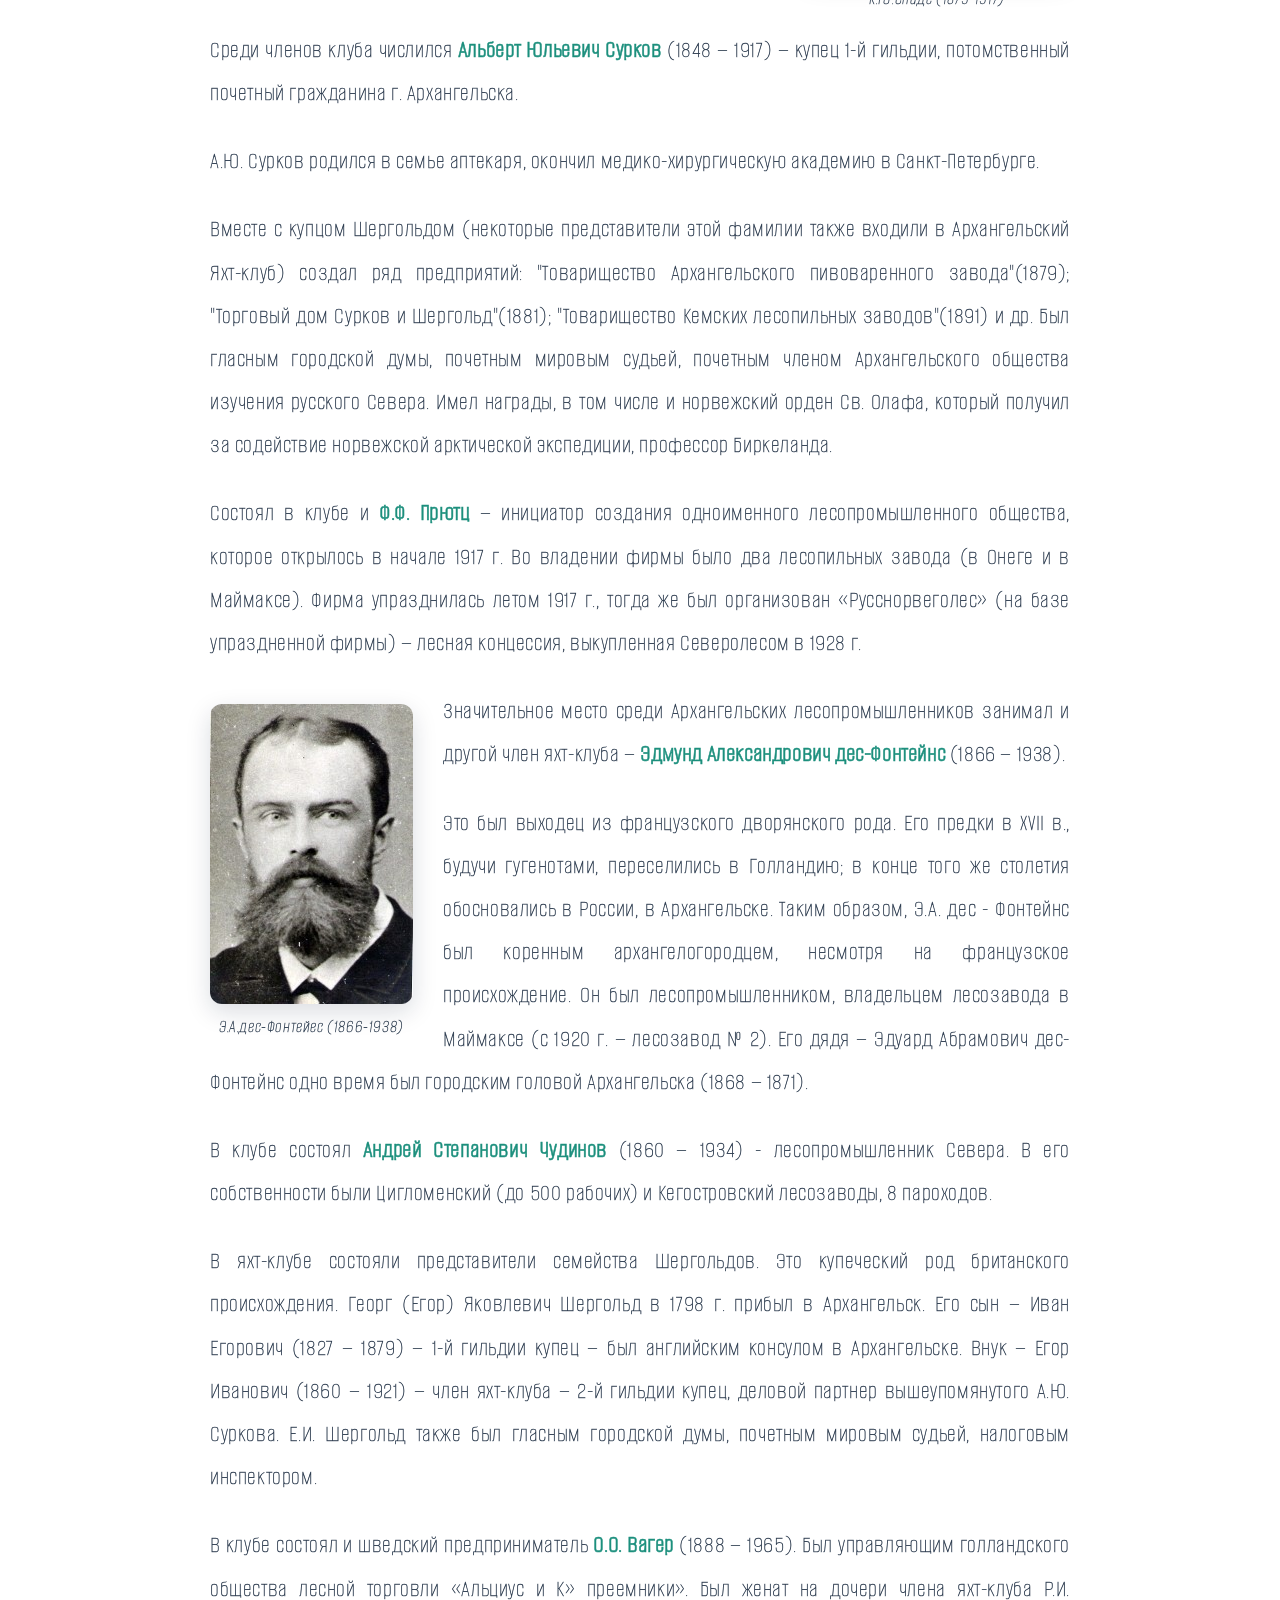
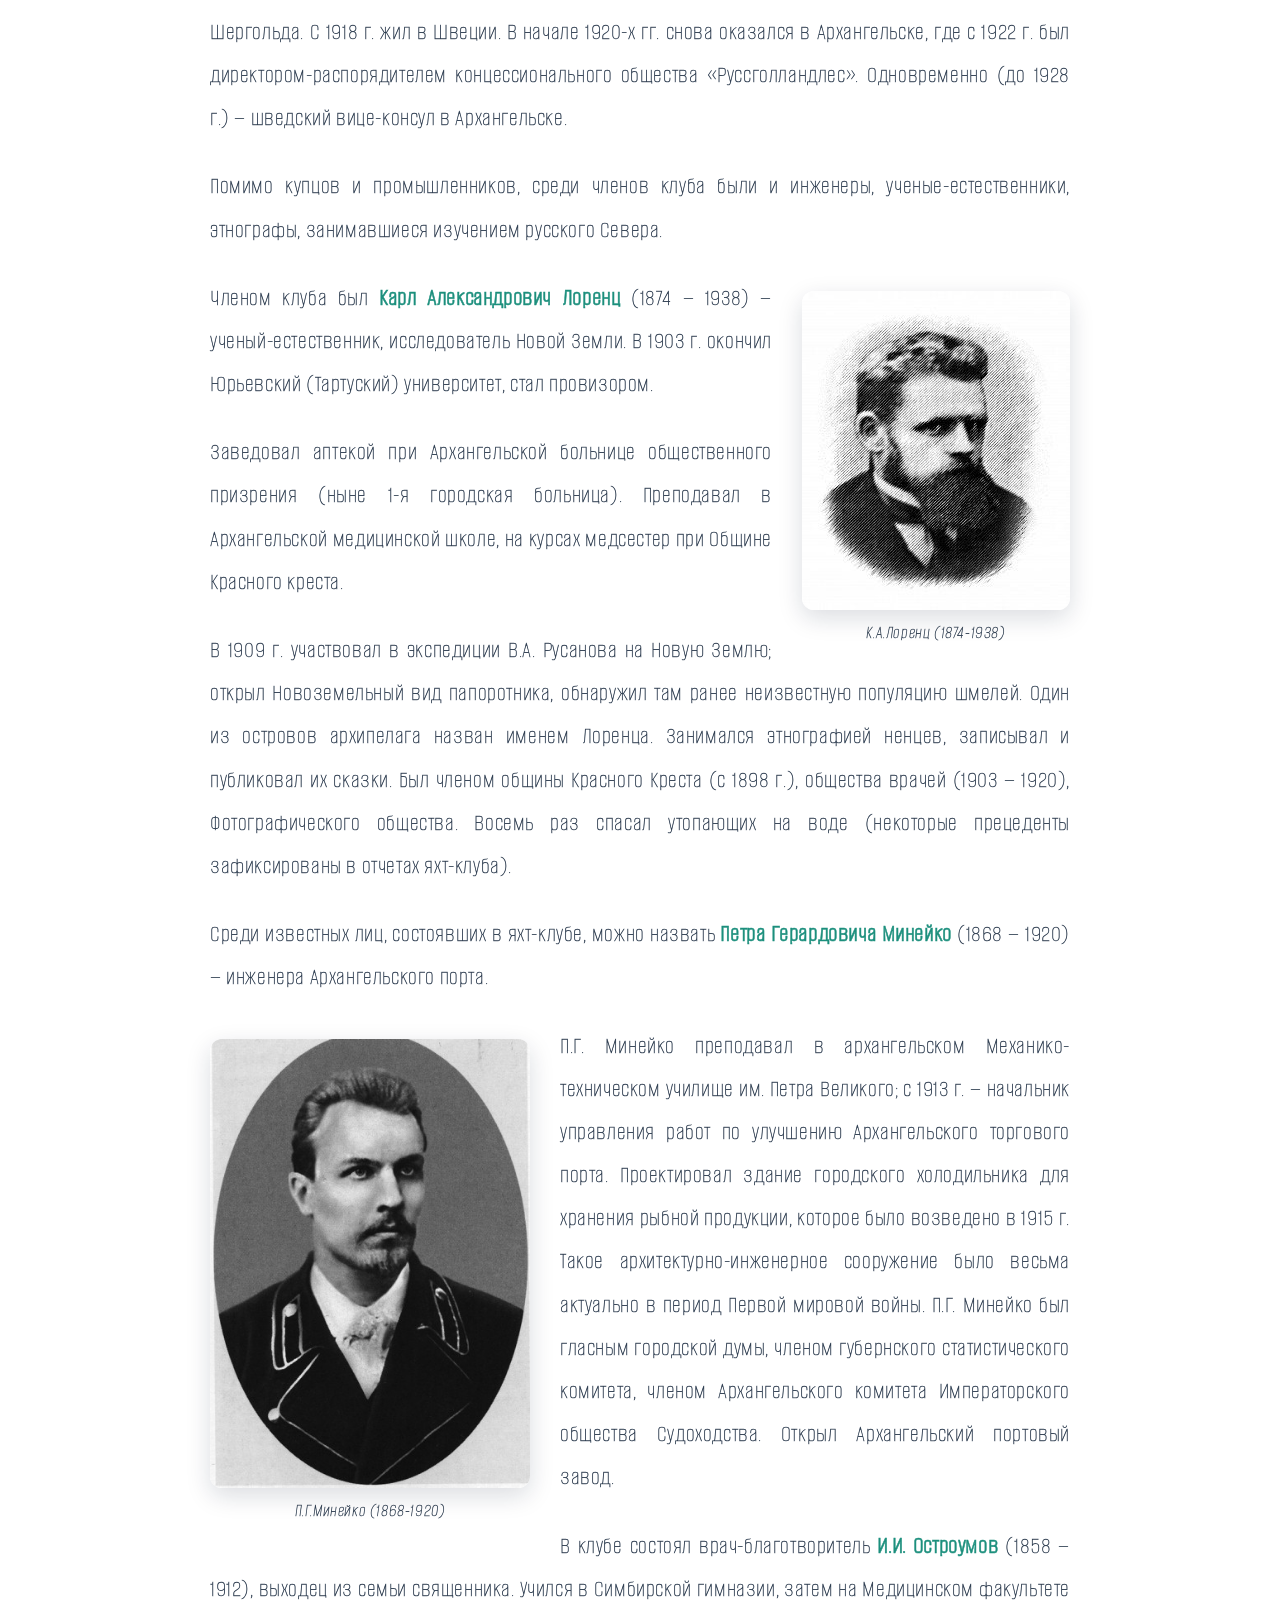
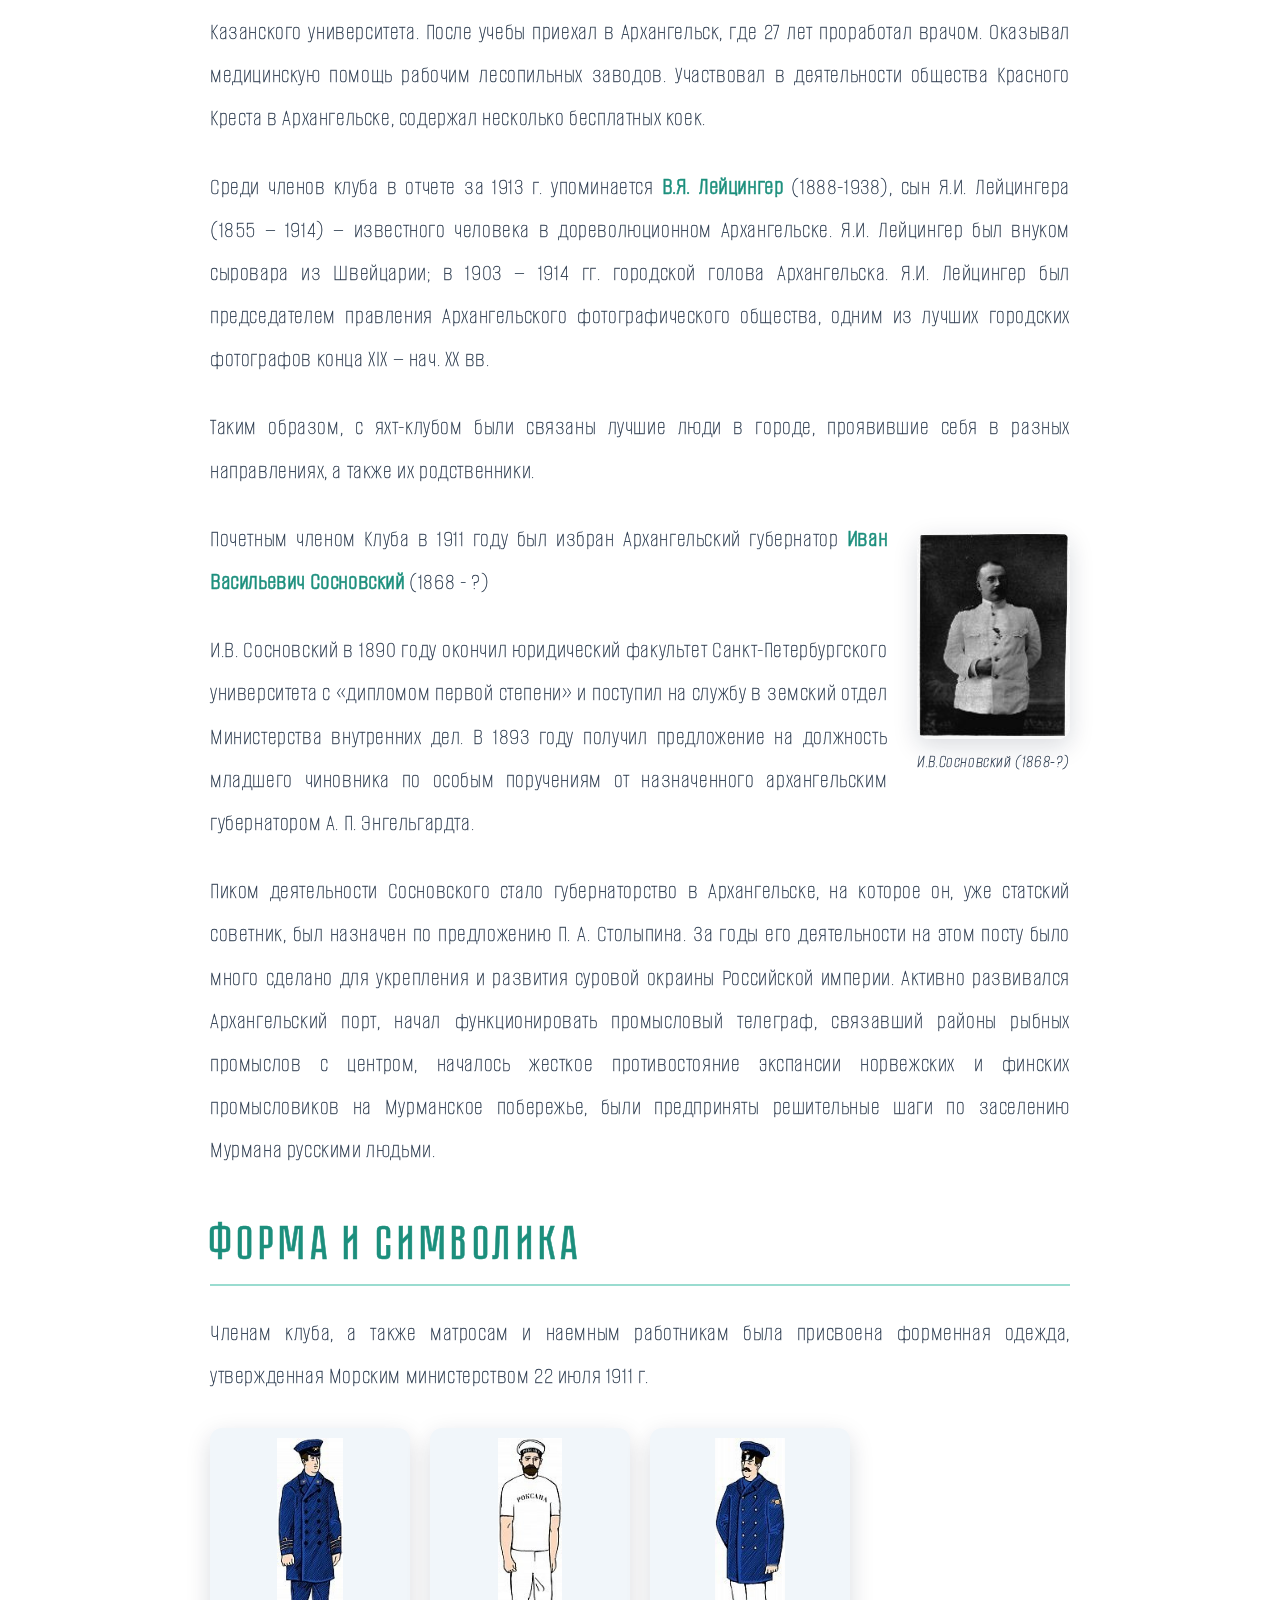
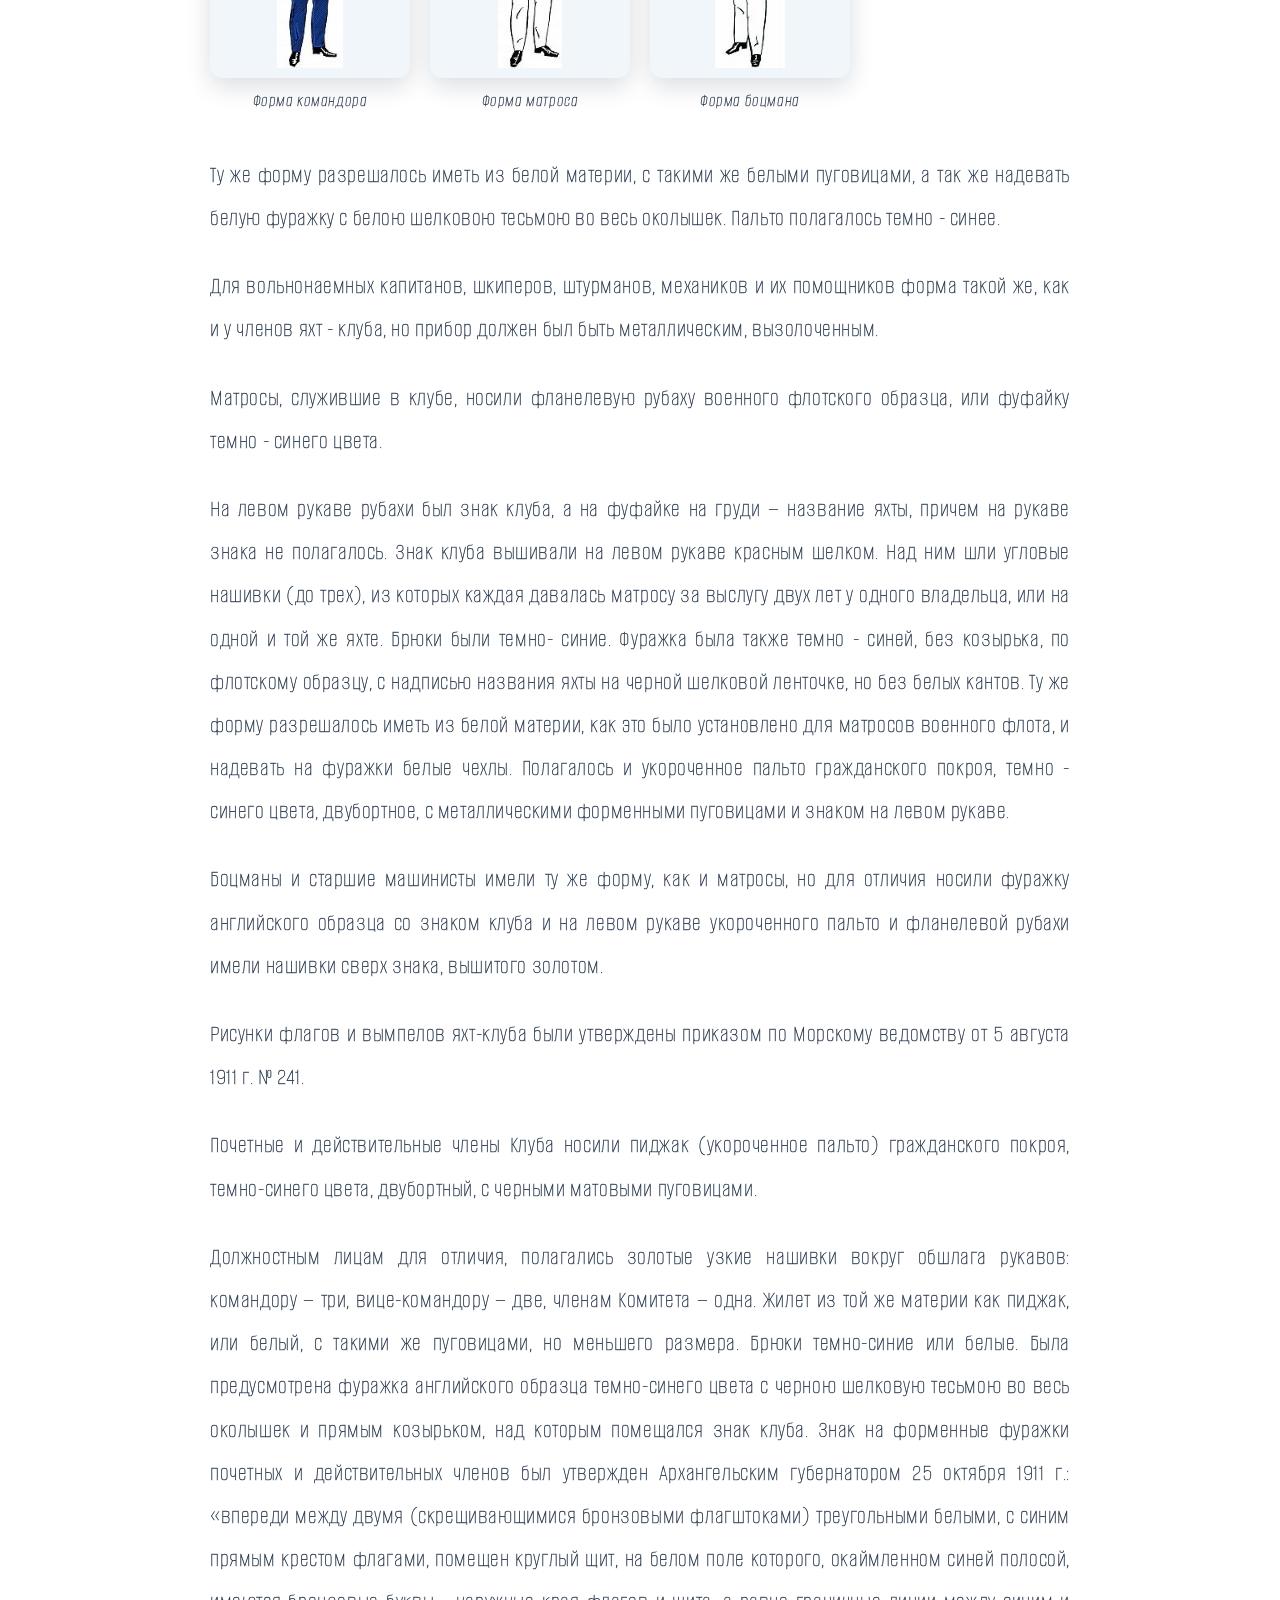
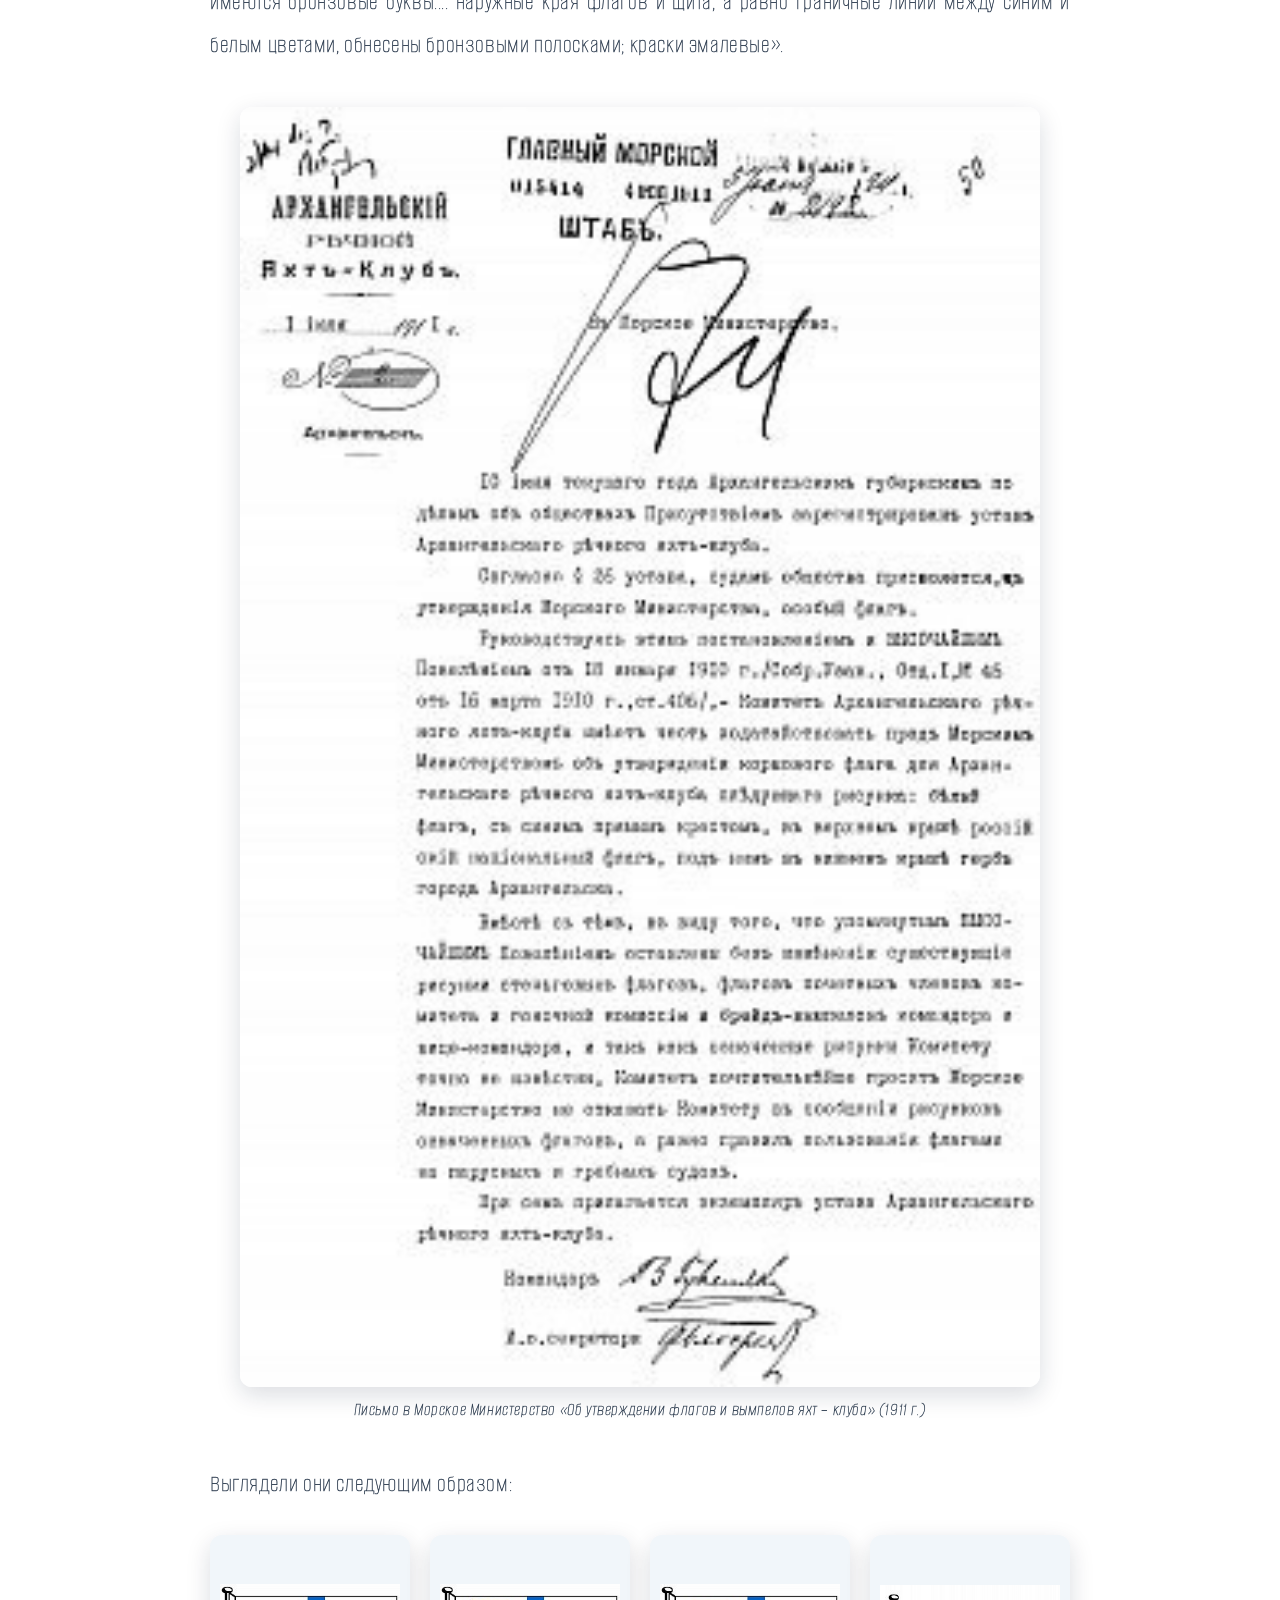
<file: istoriya.html>
<!DOCTYPE html>
<html lang="ru">
<head><meta charset="UTF-8"><meta name="viewport" content="width=device-width, initial-scale=1.0"><title>История яхт-клуба</title><link rel="stylesheet" href="style.css"></head>
  <!-- Фавиконка (иконка вкладки) -->
  <link rel="icon" href="img/flag.webp" type="image/webp">
  
  <!-- Мета-теги для соцсетей (Open Graph) -->
  <meta property="og:title" content="Архангельский речной яхт-клуб">
  <meta property="og:description" content="115 лет истории яхтинга на Белом море">
  <meta property="og:image" content="https://ivanduryagin.github.io/yacht-club/img/flag.webp">
  <meta property="og:url" content="https://ivanduryagin.github.io/yacht-club/">
  <meta property="og:type" content="website">
  <link rel="stylesheet" href="style.css">
<body>
  <header class="sticky-header">
    <div class="header-container">
      <a href="index.html" class="header-logo">
        <img src="img/flag.webp" alt="Флаг яхт-клуба" class="header-logo-img">
        <span>Архангельский речной яхт-клуб</span>
      </a>
<div class="header-actions">
  <a href="index.html" class="home-btn" aria-label="На главную">
    <svg viewBox="0 0 24 24" fill="none" stroke="currentColor" stroke-width="2" stroke-linecap="round" stroke-linejoin="round"><line x1="19" y1="12" x2="5" y2="12"></line><polyline points="12 19 5 12 12 5"></polyline></svg>
    <span class="btn-text">На главную</span>
  </a>
  
  <button id="theme-toggle" class="theme-toggle" aria-label="Сменить тему">
    <svg class="icon-sun" viewBox="0 0 24 24" fill="none" stroke="currentColor" stroke-width="2" stroke-linecap="round" stroke-linejoin="round"><circle cx="12" cy="12" r="5"></circle><line x1="12" y1="1" x2="12" y2="3"></line><line x1="12" y1="21" x2="12" y2="23"></line><line x1="4.22" y1="4.22" x2="5.64" y2="5.64"></line><line x1="18.36" y1="18.36" x2="19.78" y2="19.78"></line><line x1="1" y1="12" x2="3" y2="12"></line><line x1="21" y1="12" x2="23" y2="12"></line><line x1="4.22" y1="19.78" x2="5.64" y2="18.36"></line><line x1="18.36" y1="5.64" x2="19.78" y2="4.22"></line></svg>
    <svg class="icon-moon" viewBox="0 0 24 24" fill="none" stroke="currentColor" stroke-width="2" stroke-linecap="round" stroke-linejoin="round"><path d="M21 12.79A9 9 0 1 1 11.21 3 7 7 0 0 0 21 12.79z"></path></svg>
    <span class="btn-text">Тема</span>
  </button>
  
  <button class="menu-btn" onclick="toggleMenu()" aria-label="Меню">
    <svg class="icon-menu" viewBox="0 0 24 24" fill="none" stroke="currentColor" stroke-width="2"><line x1="3" y1="12" x2="21" y2="12"></line><line x1="3" y1="6" x2="21" y2="6"></line><line x1="3" y1="18" x2="21" y2="18"></line></svg>
    <svg class="icon-close" viewBox="0 0 24 24" fill="none" stroke="currentColor" stroke-width="2"><line x1="18" y1="6" x2="6" y2="18"></line><line x1="6" y1="6" x2="18" y2="18"></line></svg>
    <span class="btn-text">Меню</span>
  </button>
</div>
    </div>
  </header>
  
  <div class="menu-overlay" onclick="toggleMenu()"></div>
  
  <aside class="sidebar">
    <div class="sidebar-header">
      <div class="sidebar-title">Меню</div>
      <button class="close-btn" onclick="toggleMenu()">✕</button>
    </div>
    <div class="menu-section-title">Разделы сайта</div>
    <ul class="menu-list">
      <li><a href="ustav-1911.html">Устав яхт-клуба 1911 г.</a></li>
      <li><a href="ustav-2021.html">Устав последняя редакция 18.06.2021</a></li>
      <li><a href="otchety.html">Отчеты о деятельности яхт-клуба</a></li>
      <li><a href="istoriya.html" class="active">История яхт-клуба</a></li>
      <li><a href="pesnya.html">Песня спортсменов Архангельского яхт-клуба</a></li>
      <li><a href="kalendar.html">Календарный план яхт-клуба на 2026 г.</a></li>
      <li><a href="pravila.html">Правила пользования базой стоянки.</a></li>
      <li><a href="gostevye.html">Гостевые стоянки яхт-клуба</a></li>
      <li><a href="navigaciya.html">Навигация 2026</a></li>
    </ul>
    <div class="contact-section">
      <div class="menu-section-title">Контакты</div>
      <div class="contact-block">
        <p>+79118716854</p>
        <p>golovin28@yandex.ru</p>
        <p>г Архангельск, наб Северной Двины, д 110</p>
      </div>
<div class="social-icons">
  <a href="https://vk.ru/yahtklub1911" target="_blank" aria-label="ВКонтакте">
    <img src="img/vk.webp" alt="ВКонтакте">
  </a>
</div>
    </div>
  </aside>

  <main class="main-content">
    <div class="content-wrapper history-page">
      <h1>История Архангельского речного яхт-клуба</h1>

      <p>К образованию в Архангельске собственного яхт-клуба любители водных видов спорта шли почти тридцать лет. Сохранились сведения, что первые парусные гонки в Архангельске состоялись на карбасах в 1870 году. Флот участников был разделен на пять групп – по числу гребцов на карбасе, победителю каждой из них вручались призы.</p>

      <p>На рубеже XIX — XX века, на Двине регулярно устраивались парусные гонки, но развитию парусного спорта в Архангельске мешало отсутствие безопасной гавани. В начале ХХ века «группа лиц», радеющих за развитие парусного спорта, обратилось в Архангельское Городское Общественное Управление с просьбой о ходатайстве перед Управлением порта «… об устройстве в городе шлюпочной гавани». В качестве наиболее удобного для ее размещения места был предложен участок между улицами Воскресенской и Полицейской (современная ул. Свободы).</p>

      <h2>Зарождение парусного спорта</h2>
      <p>В отсутствие интереса со стороны властей, эта самая группа решила, как говорится в прошении, поданном на имя Начальника Архангельского Торгового порта А.Новинского, «… хоть сколько-нибудь улучшить условия стоянки шлюпок своими средствами». С этой целью в 1908 г., в уже избранном любителями парусного спорта месте, был обустроен плавучий бон. Этого ограждения оказалось недостаточно…</p>

      <p>В 1909 г. «убежище» для шлюпок поставили в более спокойное место - между пристанями Торгово-Мореходного и Технического училищ (сейчас здания этих учреждений занимает Институт экологических проблем Севера - К.Т.). Но и здесь установки бона оказалось явно недостаточно. Через год после первого укрепления, территорию между училищами укрепили особым барочным днищем, несколько защищавшим шлюпки от бурь.</p>

      <p>Именно здесь яхт-клуб и начал свою деятельность. Участок близ ветхой пристани был передан в ведение любителей гребного и парусного спорта в 1909 г. по ходатайству Федора Бломсфельда, одного из видных представителей купеческого мира Архангельска, в Управление Архангельского порта.</p>

      <figure class="history-figure right">
        <img src="img/Вид на будущую Успенскую гавань (начало XX века).webp" alt="Вид на будущую Успенскую гавань">
        <figcaption>Вид на будущую Успенскую гавань (начало XX века).</figcaption>
      </figure>

      <p>В 1909 — 1910 гг. стали возводить сооружения для защиты судов от бурь близ Воскресенской пристани и у пристани напротив Архангельского Торгово-мореходного училища.</p>

      <p>По их окончании, в 1910 г. был организован первый Архангельский кружок любителей парусного спорта, который в летнюю навигацию того же года устроил 8 парусных и 2 гребные гонки, в которых участвовало 22 судна. Было выбрано особое жюри, выработаны простейшие правила соревнований. На основе кружка и был создан Архангельский яхт-клуб.</p>

      <figure class="history-figure left">
        <img src="img/Отсыпка южного мола Успенской гавани (1909 г.).webp" alt="Отсыпка южного мола">
        <figcaption>Отсыпка южного мола Успенской гавани (1909 г.)</figcaption>
      </figure>

      <p>Проект Устава, на основании Закона от 4 марта 1906 г., был представлен Архангельскому губернатору при прошении за подписью 20 человек. 10 июня 1911 г. он был внесен в реестр об обществах Архангельского губернского присутствия за подписью Управляющего губернией вице-губернатора А.Ф. Шидловского. Первоначально яхт-клуб имел 20 членов (учредителей), к 31 октября 1911 г. был 1 почетный член, 70 действительных членов, 2 кандидата в действительные члены. Командором клуба был В.В. Гувелякен, вице - командором — Э.И. Шмидт (он же — председатель Гоночной комиссии). Наряду с членами Гоночной комиссии, Общим собранием 21 июня 1911 г. были избраны их заместители с тем, чтобы первым была предоставлена возможность участвовать в состязаниях. Вступительный взнос составлял 3 рубля, членский — 5-10 руб. в год.</p>

      <p>Поскольку в 1911 г. своего помещения у яхт-клуба еще не было, то заседания Комитета проходили в здании Архангельского Биржевого комитета (более известного в наше время как Марфин дом), а заседания Гоночной комиссии и Общие собрания — в здании Архангельского торгово-мореходного училища.</p>

      <figure class="history-figure right">
        <img src="img/Здание Архангельского Биржевого комитета.webp" alt="Здание Архангельского Биржевого комитета">
        <figcaption>Здание Архангельского Биржевого комитета</figcaption>
      </figure>

      <h2>Проблемы с гаванью и дноуглубительные работы</h2>
      <p>Самой главной проблемой яхтсменов стали отмели, распространявшиеся на значительную часть выбранной ими гавани. Во время отливов, зачастую, суда в гавани не имели возможности выйти на большую воду. Во время засухи лета 1912 г., суда застревали в гавани даже в прилив. В период же отлива некоторые яхты из-за недостатка воды, ложились на грунт.</p>

      <p>Впервые о необходимости дноуглубительных работ в гавани между пристанями Торгово-мореходного и технического училищ яхтсмены заговорили еще в январе 1911 г. Без дноуглубительных работ, - отмечала в своем прошении на имя Начальника Архангельского Торгового порта А.Бескровного инициативная группа любителей парусного, гребного и моторного спорта, - дамбу для защиты мелких судов от бурь и сильных ветров пришлось бы возводить на довольно значительном расстоянии от берега. Излишнее удлинение защитных укреплений не лучшим образом отразится на их стоимости. Кроме того, удаленность дамбы сделает гавань слишком большой. Чтобы подобных неприятностей избежать, по мнению яхтсменов, необходимо сделать «выемку бассейна» шлюпочной гавани объемом 300-400 кубических саженей (2914-3885 кубических метров) земли. И сделать эту самую выемку необходимо за счет казенных средств, поскольку ни у одного частного заинтересованного лица нет подходящих машин. Казенными эти работы должны быть еще и потому, что в дноуглублении у берега заинтересованы не только любители парусного и гребного спорта, но и весь город.</p>

      <p>Дноуглубительные работы в гавани яхт-клуба начались лишь в конце навигации 1913 г. До этого времени Начальник работ по улучшению Архангельского порта С. Кирпичников, в своих посланиях новому Начальнику Архангельского Торгового порта А. Новинскому, призывающему своего коллегу помочь яхт-клубу в самом ближайшем будущем, отвечал, что помощь оказать нет никакой возможности: все землесосы заняты на других, не менее важных дноуглубительных работах.</p>

      <h2>Устав и правила клуба</h2>
      <p>По Уставу, клуб был учрежден «с целью развития на Северной Двине и на взморье (в пределах Архангельской губернии) водного спорта: гребного, парусного, парового и моторного и усовершенствования постройки типов судов... Общество имеет в виду содействовать... развитию всякого рода гимнастических упражнений и других видов спорта».</p>

      <p>Несмотря на серьезные проблемы с мелями в гавани, Архангельский яхт-клуб в июне 1911 г. начал свою работу. Яхт-клуб состоял из почетных и действительных членов, а также, и членов - сотрудников. Почетные члены избирались Общим собранием по представлению Комитета яхт-клуба, освобождались от вступительных и ежегодных взносов. Члены-сотрудники избирались Общим собранием по представлению Комитета; им предоставлялось право бесплатного входа и совещательного голоса, но при этом через два года они могли быть отчислены. В клуб допускались лица всех сословий мужского пола, за исключением несовершеннолетних, учащихся низших и средних учебных заведений, нижних воинских чинов, а также «опороченных по суду», находящихся под надзором полиции, исключенных из других обществ и клубов в течение 5 лет со дня исключения. Для вступления в клуб следовало заручиться рекомендацией двух членов, и пройти тайное голосование на Общем собрании. При выборах кандидат вносил определенную плату и на время голосования не имел права входа в помещение Общества. В случае отрицательного голосования кандидату возвращались деньги, а выставлять свою кандидатуру он мог не ранее, чем через год. При выборах кандидата должен был присутствовать один из поручившихся. Если выяснялось, что кандидат не мог баллотироваться, то поручившиеся платили штраф в 25 рублей, а при повторном прецеденте теряли право выдвижения кандидатов.</p>

      <p>Главным распорядительным органом было Общее собрание, рассматривавшее все предложения по представлению Комитета. Последний обязан был довести предложения до Общего собрания, в случае, если они поступали за подписью не менее, чем 5 членов. Комитет управлял текущими делами, состоял из командора, вице - командора, 4-х членов и 2-х кандидатов к ним. Командор, вице - командор и члены Комитета избирались только из судовладельцев, на два года Общим собранием. Вице - командор был председателем комиссии о гонках.</p>

      <p>Нарушители Устава подвергались штрафу: в первый раз — 10 руб., во второй раз — 20 руб. При третьем нарушении проштрафившийся член клуба предлагался к исключению на Общем собрании.</p>

      <h2>Выдающиеся члены клуба</h2>
      <p>Состав клуба, как и всего архангельского общества, был многонациональным, что было обусловлено торговым характером города-порта, а также местонахождением у западных границ Российской Империи. Среди членов клуба значительное место занимали выходцы из Северной Европы. Многие яхтсмены занимали ведущие позиции в общественной и финансовой жизни города.</p>

      <figure class="history-figure right">
        <img src="img/В.В. Гувелякен (1857-1930).webp" alt="В.В. Гувелякен">
        <figcaption>В.В. Гувелякен (1857-1930)</figcaption>
      </figure>

      <p>Командор клуба <strong>Вильгельм Вильгельмович Гувелякен</strong> (1857 — 1930), купец 2-й гильдии, потомственный почетный гражданин Архангельска, был совладельцем предприятий Суркова и Шергольда (так же членов яхт-клуба), директор-распорядитель и совладелец товарищества «Кемские лесопильные заводы».</p>

      <p>Он был городским головой Архангельска в 1895—1903 и в 1914—1917 гг., а в марте-апреле 1917 г. — временным губернатором Архангельска, затем губернским правительственным комиссаром. В марте 1917 г. он огласил телеграмму об отречении царя, сначала на заседании городской думы, а затем перед собравшимися манифестантами.</p>

      <p>Состоял непременным членом Архангельского губстаткомитета, председателем Архангельского биржевого комитета (где в 1911 г. проходили заседания Комитета яхт-клуба).</p>

      <p>Состоял также в правлении Архангельского общества изучения русского Севера, избирался почетным мировым судьей Архангельской губернии, членом Губернского по фабричным и горнозаводским делам присутствия, председателем попечительского совета Архангельского торгово-мореходного училища, где так же одно время заседал яхт-клуб.</p>

      <figure class="history-figure left">
        <img src="img/А.Ю.Сурков (1848-1917).webp" alt="А.Ю.Сурков">
        <figcaption>А.Ю.Сурков (1848-1917)</figcaption>
      </figure>

      <p>В.В. Гувелякен был награжден золотой медалью «За усердие» на Станиславской ленте и знаком Красного Креста.</p>

      <p>Членом клуба был <strong>Эдмунд Яковлевич Клафтон</strong> (1862 — 1919), купец, выходец из купеческого рода английского происхождения. Дед его — Мойзес Клафтон (1806 — 1868) в конце XVIII в. приехал в Россию из Ливерпуля, был купцом 3-й гильдии, в 1799 г. основал в Архангельске канатную фабрику. Сам Э.Я. Клафтон был купцом уже 2-й гильдии, по наследству владел той же канатной фабрикой. Состоял в родственных отношениях с семейством городских купцов Линдес, представители которого также входили в Архангельский яхт-клуб. Э.Я. Клафтон был товарищем председателя Сиротского суда; в начале ХХ в. — почетный гражданин г. Архангельска.</p>

      <p>В клубе состоял и <strong>И.В. Кривоногов</strong> (1866 — 1918), врач, член Государственной Думы IV созыва, кадет. Окончил Военно-медицинскую академию, служил врачом в Особом отделении Пограничной стражи. Вступив в партию конституционных - демократов, вышел в отставку, но продолжал заниматься частной медицинской практикой. Какое-то время был гласным Архангельской городской думы, где возглавлял училищную комиссию.</p>

      <p>В клубе состояли Густав, Егор и Петр Федоровичи Линдесы — городские купцы. Их дед — Георг Эдуард (Егор Иванович)(1808 — 1872) был сыном лютеранского пастора в Архангельске. Фердинанд (Федор) Егорович основал торговый дом; с 1894 г. — почетный гражданин Архангельска. В начале ХХ в. дети Ф.Е. Линдеса были акционерами северного пароходного общества «Котлас — Архангельск — Мурман», имели два лесозавода на р. Маймаксе в Архангельском уезде, Архангельской губернии.</p>

      <figure class="history-figure right">
        <img src="img/К.Ю.Спаде (1879-1917).webp" alt="К.Ю.Спаде">
        <figcaption>К.Ю.Спаде (1879-1917)</figcaption>
      </figure>

      <p>Членом клуба был <strong>Карл Юрьевич Спаде</strong> (1879 – 1917) — уроженец Курляндии, моряк, архангельский рыбопромышленник, один из зачинателей тралового лова на Севере России. В 1905 году штурман ледокола «Ермак», участвовал в экспедиционном плавании по Северному морскому пути, после чего остался в Архангельске. В 1910 году основал фирму «Русские северные морские промыслы К.Ю.Спаде – траловый лов и рыбная торговля». К.Ю. Спаде активно колонизировал Мурман, где и основал несколько факторий.</p>

      <p>Среди членов клуба числился <strong>Альберт Юльевич Сурков</strong> (1848 — 1917) — купец 1-й гильдии, потомственный почетный гражданина г. Архангельска.</p>

      <p>А.Ю. Сурков родился в семье аптекаря, окончил медико-хирургическую академию в Санкт-Петербурге.</p>

      <p>Вместе с купцом Шергольдом (некоторые представители этой фамилии также входили в Архангельский Яхт-клуб) создал ряд предприятий: "Товарищество Архангельского пивоваренного завода"(1879); "Торговый дом Сурков и Шергольд"(1881); "Товарищество Кемских лесопильных заводов"(1891) и др. Был гласным городской думы, почетным мировым судьей, почетным членом Архангельского общества изучения русского Севера. Имел награды, в том числе и норвежский орден Св. Олафа, который получил за содействие норвежской арктической экспедиции, профессор Биркеланда.</p>

      <p>Состоял в клубе и <strong>Ф.Ф. Прютц</strong> — инициатор создания одноименного лесопромышленного общества, которое открылось в начале 1917 г. Во владении фирмы было два лесопильных завода (в Онеге и в Маймаксе). Фирма упразднилась летом 1917 г., тогда же был организован «Русснорвеголес» (на базе упраздненной фирмы) — лесная концессия, выкупленная Северолесом в 1928 г.</p>

      <figure class="history-figure left">
        <img src="img/Э.А.дес-Фонтейес (1866-1938).webp" alt="Э.А.дес-Фонтейес">
        <figcaption>Э.А.дес-Фонтейес (1866-1938)</figcaption>
      </figure>

      <p>Значительное место среди Архангельских лесопромышленников занимал и другой член яхт-клуба — <strong>Эдмунд Александрович дес-Фонтейнс</strong> (1866 — 1938).</p>

      <p>Это был выходец из французского дворянского рода. Его предки в XVII в., будучи гугенотами, переселились в Голландию; в конце того же столетия обосновались в России, в Архангельске. Таким образом, Э.А. дес - Фонтейнс был коренным архангелогородцем, несмотря на французское происхождение. Он был лесопромышленником, владельцем лесозавода в Маймаксе (с 1920 г. — лесозавод № 2). Его дядя — Эдуард Абрамович дес-Фонтейнс одно время был городским головой Архангельска (1868 — 1871).</p>

      <p>В клубе состоял <strong>Андрей Степанович Чудинов</strong> (1860 — 1934) - лесопромышленник Севера. В его собственности были Цигломенский (до 500 рабочих) и Кегостровский лесозаводы, 8 пароходов.</p>

      <p>В яхт-клубе состояли представители семейства Шергольдов. Это купеческий род британского происхождения. Георг (Егор) Яковлевич Шергольд в 1798 г. прибыл в Архангельск. Его сын — Иван Егорович (1827 — 1879) — 1-й гильдии купец — был английским консулом в Архангельске. Внук — Егор Иванович (1860 — 1921) — член яхт-клуба — 2-й гильдии купец, деловой партнер вышеупомянутого А.Ю. Суркова. Е.И. Шергольд также был гласным городской думы, почетным мировым судьей, налоговым инспектором.</p>

      <p>В клубе состоял и шведский предприниматель <strong>О.О. Вагер</strong> (1888 — 1965). Был управляющим голландского общества лесной торговли «Альциус и К» преемники». Был женат на дочери члена яхт-клуба Р.И. Шергольда. С 1918 г. жил в Швеции. В начале 1920-х гг. снова оказался в Архангельске, где с 1922 г. был директором-распорядителем концессионального общества «Руссголландлес». Одновременно (до 1928 г.) — шведский вице-консул в Архангельске.</p>

      <p>Помимо купцов и промышленников, среди членов клуба были и инженеры, ученые-естественники, этнографы, занимавшиеся изучением русского Севера.</p>

      <figure class="history-figure right">
        <img src="img/К.А.Лоренц (1874-1938).webp" alt="К.А.Лоренц">
        <figcaption>К.А.Лоренц (1874-1938)</figcaption>
      </figure>

      <p>Членом клуба был <strong>Карл Александрович Лоренц</strong> (1874 — 1938) — ученый-естественник, исследователь Новой Земли. В 1903 г. окончил Юрьевский (Тартуский) университет, стал провизором.</p>

      <p>Заведовал аптекой при Архангельской больнице общественного призрения (ныне 1-я городская больница). Преподавал в Архангельской медицинской школе, на курсах медсестер при Общине Красного креста.</p>

      <p>В 1909 г. участвовал в экспедиции В.А. Русанова на Новую Землю; открыл Новоземельный вид папоротника, обнаружил там ранее неизвестную популяцию шмелей. Один из островов архипелага назван именем Лоренца. Занимался этнографией ненцев, записывал и публиковал их сказки. Был членом общины Красного Креста (с 1898 г.), общества врачей (1903 — 1920), Фотографического общества. Восемь раз спасал утопающих на воде (некоторые прецеденты зафиксированы в отчетах яхт-клуба).</p>

      <p>Среди известных лиц, состоявших в яхт-клубе, можно назвать <strong>Петра Герардовича Минейко</strong> (1868 — 1920) — инженера Архангельского порта.</p>

      <figure class="history-figure left">
        <img src="img/П.Г.Минейко (1868-1920).webp" alt="П.Г.Минейко">
        <figcaption>П.Г.Минейко (1868-1920)</figcaption>
      </figure>

      <p>П.Г. Минейко преподавал в архангельском Механико-техническом училище им. Петра Великого; с 1913 г. — начальник управления работ по улучшению Архангельского торгового порта. Проектировал здание городского холодильника для хранения рыбной продукции, которое было возведено в 1915 г. Такое архитектурно-инженерное сооружение было весьма актуально в период Первой мировой войны. П.Г. Минейко был гласным городской думы, членом губернского статистического комитета, членом Архангельского комитета Императорского общества Судоходства. Открыл Архангельский портовый завод.</p>

      <p>В клубе состоял врач-благотворитель <strong>И.И. Остроумов</strong> (1858 — 1912), выходец из семьи священника. Учился в Симбирской гимназии, затем на Медицинском факультете Казанского университета. После учебы приехал в Архангельск, где 27 лет проработал врачом. Оказывал медицинскую помощь рабочим лесопильных заводов. Участвовал в деятельности общества Красного Креста в Архангельске, содержал несколько бесплатных коек.</p>

      <p>Среди членов клуба в отчете за 1913 г. упоминается <strong>В.Я. Лейцингер</strong> (1888-1938), сын Я.И. Лейцингера (1855 — 1914) — известного человека в дореволюционном Архангельске. Я.И. Лейцингер был внуком сыровара из Швейцарии; в 1903 — 1914 гг. городской голова Архангельска. Я.И. Лейцингер был председателем правления Архангельского фотографического общества, одним из лучших городских фотографов конца XIX — нач. ХХ вв.</p>

      <p>Таким образом, с яхт-клубом были связаны лучшие люди в городе, проявившие себя в разных направлениях, а также их родственники.</p>

      <figure class="history-figure right">
        <img src="img/И.В.Сосновский (1868-).webp" alt="И.В.Сосновский">
        <figcaption>И.В.Сосновский (1868-?)</figcaption>
      </figure>

      <p>Почетным членом Клуба в 1911 году был избран Архангельский губернатор <strong>Иван Васильевич Сосновский</strong> (1868 - ?)</p>

      <p>И.В. Сосновский в 1890 году окончил юридический факультет Санкт-Петербургского университета с «дипломом первой степени» и поступил на службу в земский отдел Министерства внутренних дел. В 1893 году получил предложение на должность младшего чиновника по особым поручениям от назначенного архангельским губернатором А. П. Энгельгардта.</p>

      <p>Пиком деятельности Сосновского стало губернаторство в Архангельске, на которое он, уже статский советник, был назначен по предложению П. А. Столыпина. За годы его деятельности на этом посту было много сделано для укрепления и развития суровой окраины Российской империи. Активно развивался Архангельский порт, начал функционировать промысловый телеграф, связавший районы рыбных промыслов с центром, началось жесткое противостояние экспансии норвежских и финских промысловиков на Мурманское побережье, были предприняты решительные шаги по заселению Мурмана русскими людьми.</p>

      <h2>Форма и символика</h2>
      <p>Членам клуба, а также матросам и наемным работникам была присвоена форменная одежда, утвержденная Морским министерством 22 июля 1911 г.</p>

      <!-- Галерея формы -->
      <div class="gallery-history-grid">
        <figure class="history-figure">
          <img src="img/Форма командора.webp" alt="Форма командора">
          <figcaption>Форма командора</figcaption>
        </figure>
        <figure class="history-figure">
          <img src="img/Форма матроса.webp" alt="Форма матроса">
          <figcaption>Форма матроса</figcaption>
        </figure>
        <figure class="history-figure">
          <img src="img/Форма боцмана.webp" alt="Форма боцмана">
          <figcaption>Форма боцмана</figcaption>
        </figure>
      </div>

      <p>Ту же форму разрешалось иметь из белой материи, с такими же белыми пуговицами, а так же надевать белую фуражку с белою шелковою тесьмою во весь околышек. Пальто полагалось темно - синее.</p>
      <p>Для вольнонаемных капитанов, шкиперов, штурманов, механиков и их помощников форма такой же, как и у членов яхт - клуба, но прибор должен был быть металлическим, вызолоченным.</p>
      <p>Матросы, служившие в клубе, носили фланелевую рубаху военного флотского образца, или фуфайку темно - синего цвета.</p>
      <p>На левом рукаве рубахи был знак клуба, а на фуфайке на груди — название яхты, причем на рукаве знака не полагалось. Знак клуба вышивали на левом рукаве красным шелком. Над ним шли угловые нашивки (до трех), из которых каждая давалась матросу за выслугу двух лет у одного владельца, или на одной и той же яхте. Брюки были темно- синие. Фуражка была также темно - синей, без козырька, по флотскому образцу, с надписью названия яхты на черной шелковой ленточке, но без белых кантов. Ту же форму разрешалось иметь из белой материи, как это было установлено для матросов военного флота, и надевать на фуражки белые чехлы. Полагалось и укороченное пальто гражданского покроя, темно - синего цвета, двубортное, с металлическими форменными пуговицами и знаком на левом рукаве.</p>
      <p>Боцманы и старшие машинисты имели ту же форму, как и матросы, но для отличия носили фуражку английского образца со знаком клуба и на левом рукаве укороченного пальто и фланелевой рубахи имели нашивки сверх знака, вышитого золотом.</p>
      <p>Рисунки флагов и вымпелов яхт-клуба были утверждены приказом по Морскому ведомству от 5 августа 1911 г. № 241.</p>
      <p>Почетные и действительные члены Клуба носили пиджак (укороченное пальто) гражданского покроя, темно-синего цвета, двубортный, с черными матовыми пуговицами.</p>
      <p>Должностным лицам для отличия, полагались золотые узкие нашивки вокруг обшлага рукавов: командору — три, вице-командору — две, членам Комитета — одна. Жилет из той же материи как пиджак, или белый, с такими же пуговицами, но меньшего размера. Брюки темно-синие или белые. Была предусмотрена фуражка английского образца темно-синего цвета с черною шелковую тесьмою во весь околышек и прямым козырьком, над которым помещался знак клуба. Знак на форменные фуражки почетных и действительных членов был утвержден Архангельским губернатором 25 октября 1911 г.: «впереди между двумя (скрещивающимися бронзовыми флагштоками) треугольными белыми, с синим прямым крестом флагами, помещен круглый щит, на белом поле которого, окаймленном синей полосой, имеются бронзовые буквы.... наружные края флагов и щита, а равно граничные линии между синим и белым цветами, обнесены бронзовыми полосками; краски эмалевые».</p>

      <figure class="history-figure full">
        <img src="img/Письмо в Морское Министерство «Об утверждении флагов и вымпелов яхт – клуба» (1911 г.).webp" alt="Письмо в Морское Министерство">
        <figcaption>Письмо в Морское Министерство «Об утверждении флагов и вымпелов яхт – клуба» (1911 г.)</figcaption>
      </figure>

      <p>Выглядели они следующим образом:</p>

      <!-- Галерея флагов -->
      <div class="gallery-history-grid">
        <figure class="history-figure">
          <img src="img/Кормовой флаг.webp" alt="Кормовой флаг">
          <figcaption>Кормовой флаг — белый с синим прямым крестом; в верхнем крыже российский национальный флаг; под ним в нижнем крыже герб г. Архангельска</figcaption>
        </figure>
        <figure class="history-figure">
          <img src="img/Флаг почетного члена.webp" alt="Флаг почетного члена">
          <figcaption>Флаг почетного члена — белый с синим прямым крестом; внизу — синяя полоса, в верхнем крыже герб г. Архангельска</figcaption>
        </figure>
        <figure class="history-figure">
          <img src="img/Флаг Комитета или Гоночной комиссии.webp" alt="Флаг Комитета или Гоночной комиссии">
          <figcaption>Флаг Комитета или Гоночной комиссии — белый с синим прямым крестом; внизу красная полоса; в верхнем крыже герб г. Архангельска</figcaption>
        </figure>
        <figure class="history-figure">
          <img src="img/Брейд-вымпел командора.webp" alt="Брейд-вымпел командора">
          <figcaption>Брейд-вымпел командора — белый с косицами, с синим прямым крестом; в верхнем крыже герб г. Архангельска</figcaption>
        </figure>
        <figure class="history-figure">
          <img src="img/Брейд-вымпел вице - командора.webp" alt="Брейд-вымпел вице - командора">
          <figcaption>Брейд-вымпел вице - командора — белый, с косицами, с синим прямым крестом; внизу синяя полоса; в верхнем крыже герб г. Архангельска</figcaption>
        </figure>
        <figure class="history-figure">
          <img src="img/Стеньговый флаг.webp" alt="Стеньговый флаг">
          <figcaption>Стеньговый флаг — белый, треугольный, с синим прямым крестом; в верхнем крыже герб г. Архангельска</figcaption>
        </figure>
      </div>

      <figure class="history-figure right">
        <img src="img/Знак судов.webp" alt="Знак судов">
        <figcaption>Знак, присваиваемый судам</figcaption>
      </figure>

      <p>Существовал и знак, присваиваемый судам яхт-клуба: «на белом круглом поле с синей каймой и синим стоячим крестом красные буквы: „А.Р.Я.К.“ по букве в каждом поле».</p>

      <p>Печать клуба была с гербом города Архангельска и надписью «Архангельский речной Яхт-клуб». На судах клуба, помимо знака Общества, русскими буквами воспроизводились их названия.</p>

      <p>В 1911 году в Российской империи было всего два яхт-клуба: «Невский» в Санкт-Петербурге и Феодосийский в Крыму. 11 сентября 1911 года (29 августа по старому стилю) появился третий. Официально был поднят флаг Архангельского речного яхт-клуба.</p>

      <figure class="history-figure full">
        <img src="img/Успенская гавань 1911 г.webp" alt="Успенская гавань">
        <figcaption>Успенская гавань (вид с южного мола) 1911 г.</figcaption>
      </figure>

      <h2>Первые годы работы</h2>
      <p>В 1911 г. гавань была временной, мелкой и небезопасной; охранялась сторожем-матросом. Частные суда держались в гавани клуба за определенную плату. В списках клуба в 1911 г. значилось 33 суда: 18 парусных, 4 парусно-гребных, 2 гребных, 8 моторных, 1 парусно-моторное (одно моторное судно было позднее исключено, т.к. было продано не члену яхт - клуба).</p>

      <p>Парусные суда делились на четыре группы; за основу классификации бралась площадь парусности: соответственно более 33,3 кв.м., 21,2 кв.м., 15,4 кв.м. и менее 15,4 кв.м. В соответствии с правилами гонок, утвержденными 8 июля 1911 г., не члены яхт - клуба не имели права управлять судном на призовых состязаниях. Для каждой группы судов назначался отдельный приз в виде переходящего кубка. При этом не награждался победитель каждого отдельного состязания, а приз присуждался владельцу того судна, которое пришло первым наибольшее количество раз из семи гонок, устроенных во время навигации. Если победителем три года подряд оказывалось одно и то же судно при условии, что оно не перешло к другому владельцу, кубок становился собственностью владельца судна. Гонка каждой группы считалась состоявшейся, если в ней приняли участие не менее двух судов.</p>

      <p>Суда при летучем старте огибали треугольник, сумма сторон которого составляла три мили.</p>
      <p>Гребные суда делились на две группы: гоночные гички и все прочие (лодки, шлюпки, карбаса, ялики и др.).</p>
      <p>Первые парусные гонки были устроены в 1911 г. Состоялось 7 гонок на призы переходящих кубков, 2 добавочные гонки, 3 непризовые гонки, 1 фигурная гонка на приз вице-командора. Призы-кубки были приобретены на средства яхт-клуба и вручены в день торжественного поднятия флага 29 августа. Они стоили 225 руб.</p>
      <p>Гоночная дистанция представляла собой треугольник со сторонами, равными в общей сложности трем милям. В 1911 г., кроме начального пункта гонок, маршрут заездов обычно проходил близ Мосеева острова в Соломбале, улицы Полицейской и деревни Гневашево. Владельцы судов за право участия в гонке должны были заплатить. Плата варьировалась в зависимости от класса яхты. Маленьким судам первой группы, за право поучаствовать в соревновании приходилось отдавать по 30 копеек. Владельцы судов четвертой группы, в качестве стартовых денег, отдавали в казну клуба уже рубль.</p>

      <figure class="history-figure full">
        <img src="img/Гонки.webp" alt="Гонки яхт на Северной Двине">
        <figcaption>Гонки яхт на Северной Двине 1911 г.</figcaption>
      </figure>

      <p>Фактически это было официальное торжественное открытие яхт - клуба. Вот как описывается мероприятие, проходившее в этот день: «К торжеству, кроме членов Яхт - клуба, прибыли особо приглашенные гости. После молебна и освящения судов, кормовой флаг яхт-клуба торжественно; под звуки оркестра, был поднят на мачту на пристани Яхт-клуба. Торжество закончилось прогулкой по Двине на пароходе, где присутствовавшим был предложен завтрак. Средства на устройство праздника были собраны по подписке среди членов Яхт-клуба». Во время празднества были отправлены телеграммы за подписью управляющего губернией А.Ф. Шидловского, на имя министра Внутренних дел с просьбой повергнуть к стопам Его Императорского Величества верноподданнические чувства собравшихся; от командора яхт-клуба В.В. Гувелякена и членов Комитета — благодарственные телеграммы министрам Торговли и Промышленности и Морскому: первому — за содействие, оказанное при учреждении клуба Управлением Архангельского Торгового порта, второму — за утверждение рисунков яхт-клубских флагов. Так же послана была, за подписью В.В. Гувелякена, приветственная телеграмма, находившемуся в Санкт-Петербурге почетному члену клуба И.В. Сосновскому (камергеру Императорского двора, Архангельскому губернатору, единственному тогда почетному члену клуба).</p>

      <p>Были получены и ответные поздравительные телеграммы от обоих министров, губернатора, и других приглашенных, но не явившихся гостей. На празднествах присутствовал Норвежский Королевский генеральный консул в Архангельске Г.К. Фальсен, как представитель местной норвежской колонии. Он заявил о намерении учредить особый приз от норвежцев, в виде кубка, для парусных гонок.</p>

      <p>Устраивалось три вида гонок: парусные, моторные, гребные. В качестве призов, помимо кубков, выдавали жетоны, серебряные планочки для прикрепления к судну, столовые предметы из благородных металлов (бокал, спичечница и др.).</p>

      <p>Флаг яхт-клуба украшал пристань общественного объединения не-долго. Уже 14 сентября, по завершению последней гонки сезона, он до начала следующей навигации был спущен. К концу первого сезона число действительных членов клуба увеличилось почти в три раза - до семидеся-ти человек.</p>

      <h2>Жизнь клуба до революции</h2>
      <p>Зимой навигации, конечно, не было, тем не менее, члены клуба находили, чем развлечься. Устав предполагал наличие буфета с винами и водками, бильярдом, тиром, кеглями, и иными дозволенными Правительством играми. Семейные музыкальные собрания с танцами можно было устраивать сколько угодно. Клуб по рекомендации членов могли посещать и гости.</p>

      <figure class="history-figure left">
        <img src="img/Зимние забавы на Северной Двине.webp" alt="Зимние забавы на Северной Двине">
        <figcaption>Зимние забавы на Северной Двине</figcaption>
      </figure>

      <p>В 1912 г. устраивались вечера в ресторане П.К. Минаева в Александровском Летнем Саду. Современники описывали это времяпровождение так: «Помещение г. Минаевым на эти вечера предоставлено было в исключительное пользование членов яхт-клуба. На вечерах могли присутствовать и гости по рекомендации членов Яхт-клуба. Карточная игра не допускалась. Беседы за товарищеским ужином являлись обычным занятием собравшихся. На одной из вечеринок демонстрировались волшебным фонарем картины из жизни яхт-клуба. Собирались по четвергам раз в две недели». С января по апрель 1912 г. было 8 вечеров. С февраля 1913 г. вечера стали проходить в доме Коммерческого собрания, так же по четвергам раз в две недели. 16 января 1913 г. здесь состоялся вечер «… с танцами и кабаре по разнообразной программе». Вечер этот имел большой успех среди архангельской публики.</p>

      <p>Как и другие яхт - клубы, Архангельский речной обязан был оказывать помощь всем, находящимся в опасном или затруднительном положении на воде. И этот пункт устава действовал не только на бумаге. В 1913 г. член яхт-клуба Карл Александрович Лоренц у деревни Кег-Остров спас погибающих детей, питомцев местного Дома Трудолюбия. И это был не единственный случай, когда он спасал находившихся в беде.</p>

      <p>В клубе устраивались и иные связанные с морским делом зрелищные мероприятия, помимо гонок. Так, 30 июля 1912 г. яхт - клуб принял участие в торжественной встрече колокола, который был привезен в Архангельск на английском пароходе «Кennet» для передачи русским властям. Этот колокол был захвачен англичанами на Соловецких островах, во время Крымской кампании, когда англичане, воевавшие в союзе с Турцией и Францией против Российской Империи в 1854 — 1855 гг., осаждали знаменитый русский монастырь и прилегающие территории Беломорья. Теперь, незадолго до Первой Мировой войны, эти некогда враждовавшие страны стали союзниками и демонстрировали соответствующие дипломатические жесты.</p>
      <p>Во время встречи колокола в Архангельске 11 яхт членов яхт-клуба в кильваторной колонне продефилировали перед английским пароходом, прибывшим в Архангельский порт.</p>

      <figure class="history-figure right">
        <img src="img/Яхта «Сиддарта».webp" alt="Яхта «Сиддарта»">
        <figcaption>Яхта «Сиддарта»</figcaption>
      </figure>

      <p>В 1913 г. устраивались поездки на клубных судах к морю, в частности в Соловецкий монастырь. Впервые яхтсмены Архангельского речного яхт - клуба сходили на Соловецкие острова на яхте "Сиддарта" в июне 1913 года.</p>
      <p>Отчет о первом походе яхтсменов Архангельского речного яхт-клуба на Соловецкие острова опубликовала газета "Архангельск" в июле 1913 года.</p>
      
      <blockquote style="border-left: 4px solid var(--color-primary); padding-left: 20px; margin: 20px 0; font-style: italic; color: var(--color-text-muted);">
        «На парусной яхте в Соловецк и обратно»<br><br>
        На днях возвратилась из поездки в Соловецкий монастырь группа моряков-туристов, совершивших такую прогулку на яхте "Сиддарта" принадлежащей члену местного яхт-клуба Е. О. Вальневу. Парусная яхта "Сиддарта" отвалила от яхт-клубовской пристани 17 июня под яхт-клубовским флагом и под командою члена я\к Е. И. Патрушева, помимо которого на яхте отправились А. Гувельякен и студенты Ранек и Шошин.<br><br>
        Курс был взят не прямо на Соловецкий монастырь, т. к. туристы по плану поездки должны были обойти всю Унскую губу и посетить Пертоминский монастырь, что и было выполнено с пунктуальной точностью.<br><br>
        Море и погода вполне благоприятствовали, и туристы пережили не мало приятных моментов, любуясь красотами северного моря, на этот раз тихого и спокойного, близкого временами к полному штилю; мирный пейзаж оживляли нерпы: высовывая свои любопытные мордочки, они подплывали почти к самой яхте. В прибрежных селениях, куда заходила "Сиддарта", поморы с большим вниманием осматривали яхту и ее снаряжение и одобряли саму яхту и смелую команду. Весь путь, не считая времени на заходы и остановки, от Архангельска до Соловков яхта прошла за 31 час.<br><br>
        На обратном пути близ Жигуловского маяка "Сиддарту" захватил довольно сильный шторм, который яхта перенесла вполне молодецки, а насквозь промокшие туристы нашли гостеприимный приют на пароходе "Лейтенант Овцын", стоявший близ Пертоминского монастыря. Из-за шторма обратный путь занял 38 часов. Вся же прогулка в этом роде первая в Архангельске, заняла 7 дней, причем туристы помещались исключительно на яхте, только не на долго выходя на берег. Успех этой морской поездки не прошел бесследно в жизни местных спортсменов, и теперь, как нам передали, уже организуется более продолжительная поездка по Кандалакшскому заливу".
      </blockquote>

      <p>В 1913 г. член клуба А.Ю. Сурков устроил плаванье на моторном крейсере по р. Двине от фабрики «Сокол» (близ Вологды) до Архангельска.</p>

      <figure class="history-figure left">
        <img src="img/На Северной Двине 1913 г.webp" alt="На Северной Двине">
        <figcaption>На Северной Двине 1913 г.</figcaption>
      </figure>

      <p>«…1-го октября 1914 года, на поплавке Яхт-клуба состоялась раздача годичных призов. Переходящий кубок 4-го класса взяла яхта «Дарлинг» А. А. Шольца. Переходящий кубок 3-го класса взяла яхта «Пират» В. К. Пец. Переходящий кубок 2-го класса взяла яхта «Фидес» В. В. Ваганова. Норвежский кубок взяла яхта «Новелла» В. Р. Пец. Первый приз Спаде-Шольц взял В. Р. Пец и 2-й приз Спаде-Шольц взяла яхта «Тася» Г. И. Патрушева. После раздачи призов состоялся спуск флага, а затем была предложена закуска».</p>

      <p>В 1916 г. клуб, несмотря на разгар Первой Мировой войны, торжественно отметил свой пятилетний юбилей. Первый юбилей клуба описал в своих воспоминаниях Л.В. Лейцингер: «Все в Яхт-клуб! Грандиозный праздник на воде! Парад всех судов, гонки, катания. В заключении состоится „вечер огня на воде“. Подробности — в афишах», — извещали архангелогородцев призывные листовки, приглашавшие прийти на набережную Северной Двины 5 сентября... Сотни горожан поспешили в этот день к Успенскому ковшу, чтоб понаблюдать за состязаниями. «…Подняли паруса... Все яхты были сработаны местной артелью «Якорь».</p>

      <p>«…Потом начались гонки. Зрители бегали вдоль берега, кричали, свистели, подбадривая спортсменов, но они не замечали этого, потому что ветер в ушах свистел сильнее, громче шумела вода, обдававшая яхтсменов мириадами брызг. Вечером на набережной зажглась праздничная иллюминация, светились огни фейерверка, гремел оркестр. Так город отмечал пятилетний юбилей первого на Севере Яхт-клуба...».</p>

      <figure class="history-figure right">
        <img src="img/Гонки в честь пятилетия Яхт-клуба (1916 г.).webp" alt="Гонки в честь пятилетия">
        <figcaption>Гонки в честь пятилетия Яхт-клуба (1916 г.)</figcaption>
      </figure>

      <p>К сожалению, этот юбилей был последним громким событием в жизни клуба. 1917 — 1920 гг. внесли свои коррективы.</p>
      <p>Нелегкая судьба постигла членов клуба: А.С. Чудинов в конце 1919 г. уехал из России, в 1929 г. так же эмигрировал О.О. Вагер. Эта же участь постигла и командора клуба В.В. Гувелякена. К.А. Лоренц в декабре 1937 г. был арестован, в марте 1938 г. умер в заключении, арестован и расстрелян в 1938 году В.Я.Лейцингер. Судьбы многих яхтсменов не известны…</p>

      <h2>Советский период</h2>
      <p>В 1921 года Успенская гавань вместе с имуществом яхт-клуба передана спортивному обществу «Водник».</p>

      <figure class="history-figure left">
        <img src="img/Здание яхт-клуба 1926 г.webp" alt="Здание яхт-клуба 1926 г.">
        <figcaption>Здание яхт-клуба 1926 г.</figcaption>
      </figure>

      <p>Парусный флот Архангельска в начале 20-х годов насчитывал всего 30 судов, но и это были старые яхты и швертботы, которые с трудом удалось привести в порядок.</p>
      <p>Членам клуба под руководством Л.И.Бонди (1898 - ?) - впоследствии начальника шлюпочного цеха завода «Красная Кузница» и мастера С.В.Витта (1904-1990) - в будущем ведущего конструктора ленинградской экспериментальной судоверфи ВЦСПС, пришлось самостоятельно строить новые швертботы, прогулочные лодки и катера.</p>
      <p>Благодаря этому к 1925 г. яхт-клуб располагал уже более чем 100 судами, на которых занималось примерно 300 человек.</p>
      <p>Свою работу яхт-клуб организовал на основании Устава, утвержденного Севрайкомводом 21 июня 1925 года. Основная задача клуба была сформулирована так: «Объединение членов всех профсоюзов для совместного развития водного спорта и укрепление здоровья трудящихся масс без различия национальности и пола….»</p>
      <p>Вначале яхт-клуб базировался на «Поплавке» — небольшом дебаркадере, который каждую весну устанавливали в районе нынешней улицы Гайдара.</p>
      <p>В 1924 году, напротив здания Мореходного училища, было построено деревянное здание клуба.</p>
      <p>В конце навигации 1926 г. новый яхт-клуб отмечал свой 5-летний юбилей. Состоялся грандиозный праздник на воде, в котором принимали участие сотни горожан. К этому времени была закончена реконструкция западного пирса, что дало возможность иметь защищенную от северо-западных ветров гавань. Парусный флот пополнился 20 новыми швертботами.</p>
      <p>В дальнейшем яхт-клуб был передан в ведение «СНАВа» (Добровольное общество спасения на воде) в качестве его основной базы. Теперь самой многочисленной стала гребная секция, которую были обязаны посещать и все спортсмены-парусники. Практические занятия проводились на специально построенных шлюпках – гичках местной конструкции. Тренировки на яхтах чередовались с регулярными гонками и учебными плаваниями. Иногда лекции и катание на яхтах проводились для коллективов лесозаводов, лесобирж и других предприятий.</p>

      <figure class="history-figure right">
        <img src="img/Яхт-клуб 1932 г.webp" alt="Яхт-клуб 1932 г.">
        <figcaption>Яхт-клуб 1932 г.</figcaption>
      </figure>

      <p>Толчок развитию парусного спорта в 30-е годы дало введение новых правил соревнований с пересадкой рулевых, на примерно одинаковых по ходовым качествам судах. В Архангельске первыми подобными судами были швертботы класса М-20, которых местная судоверфь «Конвейер» изготовила более 20 штук. Одновременно были построены 10 учебных швертботов «Пират», однако распространения они не получили. Всего к этому времени в Архангельске насчитывалось более 50 парусных судов.</p>

      <p>В 1934 г. архангельские яхтсмены впервые приняли участие в международных соревнованиях (г. Ленинград). Спустя два года на II первенстве СССР экипаж архангельского швертбота М-20 (рулевой В.А.Перешнев) занял почетное 2-е место.</p>

      <figure class="history-figure left">
        <img src="img/Архангельские яхтсмены 30-е г.webp" alt="Архангельские яхтсмены 30-е годы">
        <figcaption>Архангельские яхтсмены 30-е г.</figcaption>
      </figure>

      <p>С 1936 г. регулярно проводилось первенство города на М-20 с пересадкой экипажей. В гонках принимало участие более 40 экипажей – 120 спортсменов. Фамилии победителей гравировались на парусе «Серебряной каравеллы» - переходящего приза.</p>
      <p>(Сейчас хранится в архангельском северном морском музеи)</p>
      <p>Для подготовки капитанов были организованы двухгодичные курсы, первый выпуск которых состоялся в 1937 году. Одновременно на базе клуба начала работать и детская водно-техническая станция Гороно.</p>
      <p>В 1939 году экипаж в составе В.А.Першнева и Л.В.Лейцингера стал победителем первенства СССР в классе М-20</p>
      <p>В годы Великой Отечественной войны спортсмены на яхтах доставляли хлеб из города в прикрывавшие Архангельск с моря и воздуха воинские части, расположенные на островах дельты Северной Двины.</p>

      <h2>Послевоенные годы</h2>
      <p>С послевоенного 1945 года яхт-клуб Архангельска становится самостоятельной физкультурно-хозяйственной организацией с подчинением Райкомводу и Горспорткомитету. В первые же годы яхт-клуб получил 10 яхт зарубежной постройки, используемых как учебные суда. Поскольку в это же время гонки для мужских и женских экипажей стали проводить раздельно, потребовалось начать подготовку рулевых и среди женщин.</p>

      <figure class="history-figure right">
        <img src="img/Яхты в Успенской гавани 1948 г.webp" alt="Яхты в Успенской гавани 1948 г.">
        <figcaption>Яхты в Успенской гавани 1948 г.</figcaption>
      </figure>

      <p>Возобновился розыгрыш главного приза архангельских яхтсменов – «Серебряная каравелла», теперь в нем стали участвовать и женские экипажи.</p>
      <p>В 50-е годы производились работы по расширению и укреплению южного мола гавани.</p>

      <figure class="history-figure left">
        <img src="img/Реконструкция пирса 1950-е.webp" alt="Реконструкция пирса 1950-е">
        <figcaption>Реконструкция пирса 1950-е</figcaption>
      </figure>

      <p>С 1952 года в парусных соревнованиях стали принимать участие сборные команды ДСО «Водник», «Красная звезда», «Искра», «Динамо», «Авангард». Появилась возможность проводить лично-командные городские и областные первенства раздельно – по классам яхт Л, О и М. Изменились и сами правила парусных соревнований: регаты с пересадкой рулевых со временем утратили значение, стали проводится гонки по классам.</p>

      <figure class="history-figure right">
        <img src="img/Слип яхт-клуба 1954 г.webp" alt="Слип яхт-клуба 1954 г.">
        <figcaption>Слип яхт-клуба 1954 г.</figcaption>
      </figure>

      <p>В 1954 году команда Севбассовета (четыре экипажа) впервые принимала участие в классных соревнованиях ЦС ДСО «Водник» в г. Ленинграде и заняла 4-е место.</p>

      <h2>Эпоха 60-х и 70-х</h2>
      <p>К 1960 году в яхт-клубе насчитывалось более 50 парусных судов, появилась возможность проводить соревнования в классах «Дракон», «Финн» и М.</p>

      <figure class="history-figure left">
        <img src="img/Яхты класса «М» на Северной Двине.webp" alt="Яхты класса «М»">
        <figcaption>Яхты класса «М» на Северной Двине</figcaption>
      </figure>

      <p>Осенью 1961 года в Архангельске произошло наводнение вызванное штормовым ветром. Шторм вызвал большие разрушения на территории яхт-клуба и повлек за собой гибель нескольких яхт. К счастью обошлось без жертв.</p>
      <p>К навигации 1962 году все повреждения были ликвидированы.</p>

      <figure class="history-figure right">
        <img src="img/Яхты «Звезда» и «Поиск» в гавани яхт-клуба 1962 г.webp" alt="Яхты «Звезда» и «Поиск»">
        <figcaption>Яхты «Звезда» и «Поиск» в гавани яхт-клуба 1962 г.</figcaption>
      </figure>

      <p>В 60-е годы в яхт-клуб стали массово поступать яхты олимпийских и национальных классов.</p>

      <figure class="history-figure left">
        <img src="img/Спуск на воду яхты «Уран» класса «Звездник» 1965 г.webp" alt="Спуск на воду яхты «Уран»">
        <figcaption>Спуск на воду яхты «Уран» класса «Звездник» 1965 г.</figcaption>
      </figure>

      <p>ДСО «Труд» получило несколько «Драконов» специальной постройки (с импортным вооружением); это позволило команде архангельского облсовета ДСО принимать участие в крупнейших союзных и международных парусных регатах</p>

      <figure class="history-figure right">
        <img src="img/Яхта «Двина» класса «Дракон» на Северной Двине 1965 г.webp" alt="Яхта «Двина»">
        <figcaption>Яхта «Двина» класса «Дракон» на Северной Двине 1965 г.</figcaption>
      </figure>

      <p>Особых успехов добился Ю.С.Анисимов, успешно выступавший в классе «Дракон». В 1968 году экипаж Ю.Анисимов – В.Ружников – В.Афанасьев одержал победу на чемпионате Европы, выиграл Генуэзскую и Хельсинскую регаты.</p>
      <p>Архангельские яхтсмены участвовали в Олимпийских играх, чемпионатах мира. Становились чемпионами и призерами первенства Европы. Четырежды одерживали победу и девять раз получали призы всесоюзных соревнований. Десять раз становились чемпионами РСФСР и шесть — призерами. Поднимались на пьедестал Балтийских, Черноморских, Поволжских регат и многих других соревнований различного ранга.</p>

      <figure class="history-figure left">
        <img src="img/Дракон «Орфей» на первенстве РСФСР г.Ленинград.webp" alt="Дракон «Орфей»">
        <figcaption>Дракон «Орфей» на первенстве РСФСР г.Ленинград</figcaption>
      </figure>

      <figure class="history-figure right">
        <img src="img/Яхты на терассе яхт-клуба 1965 г.webp" alt="Яхты на террасе яхт-клуба">
        <figcaption>Яхты на терассе яхт-клуба 1965 г.</figcaption>
      </figure>

      <p>С 1970-х в яхт-клуб стали поступать крейсерские яхты постройки Ленинградской и Таллинской верфей, а так же яхты изготовленные в Польской Народной Республике. Появилась возможность проводить крейсерские гонки и эскадренные морские плавания. В это же время флот пополнился 50 детско-юношескими швертботами «Оптимист», «Кадет», «ОК». Таким образом число судов в гавани яхт-клуба превысило 100.</p>

      <figure class="history-figure left">
        <img src="img/Четвертьтонник «Анзер».webp" alt="Четвертьтонник «Анзер»">
        <figcaption>Четвертьтонник «Анзер»</figcaption>
      </figure>

      <p>В начале 70-х годов была создана секция дальних плаваний и крейсерских гонок</p>
      <p>С 1974 года на Белом море стали проводиться ежегодные Соловецкие регаты, в которых, в разные годы, принимали участие яхты из Архангельска, Северодвинска, Петрозаводска, Чупы, Мурманска, Североморска, Кандалакши, Мончегорска, Москвы, Ленинграда, Харькова, Липецка и т.д.</p>

      <figure class="history-figure full">
        <img src="img/Яхта «Гринда» класса «Л-6» на Соловецкой регате.webp" alt="Яхта «Гринда» класса «Л-6»">
        <figcaption>Яхта «Гринда» класса «Л-6» на Соловецкой регате.</figcaption>
      </figure>

      <p>В конце 70-х годов здание яхт - клуба обветшало и было разобрано. Новым домом яхтсменов на долгие годы стал дебаркадер.</p>

      <figure class="history-figure full">
        <img src="img/Гавань яхт-клуба 1978 г.webp" alt="Гавань яхт-клуба 1978 г.">
        <figcaption>Гавань яхт-клуба 1978 г.</figcaption>
      </figure>

      <h2>80-е и Современность</h2>
      <p>С 1980-х архангельские яхты вышли в Арктику и Северную Атлантику. Маршруты спортивных плаваний и международных регат проходили через: Вайгач, Шпицберген, Исландию, Норвегию, Данию, Швецию, Финляндию, Англию, Испанию, Францию, Голландию, Германию, Пуэрто-Рико, США.</p>

      <figure class="history-figure left">
        <img src="img/Гавань яхт-клуба начало 80-х г.г.webp" alt="Гавань яхт-клуба начало 80-х">
        <figcaption>Гавань яхт-клуба начало 80-х г.г.</figcaption>
      </figure>

      <p>В 1983 году яхты «Соловки» и «Гренада» совершили дальний спортивный поход до о. Шпицберген (Норвегия).</p>

      <figure class="history-figure right">
        <img src="img/Яхта «Соловки».webp" alt="Яхта «Соловки»">
        <figcaption>Яхта «Соловки»</figcaption>
      </figure>

      <p>В 1984 году яхта «Соловки» достигла кромки пакового льда на широте 80 градусов, 21 минута 54 секунды, установив мировой рекорд.</p>
      <p>В 1985 г. яхта «Гренада» совершила дальнее спортивное плавание по маршруту Архангельск – Норвегия – Германия – Польша – Ленинград – Архангельск, став первой яхтой обогнувшей Скандинавию с севера на юг.</p>

      <figure class="history-figure left">
        <img src="img/«Гренада».webp" alt="Яхта «Гренада»">
        <figcaption>Яхта «Гренада»</figcaption>
      </figure>

      <p>С 1986 года крейсеристы стали участвовать в международных крейсерских регатах "Парус" на приз "Катти Сарк", которые приравниваются к первенству Европы. Среди результатов - приз за самый дальний переход (1986) и третье место в 1987 году.</p>
      <p>В начале 80-х годов был спроектирован новый яхт-клуб, но планам по его строительству не суждено было воплотиться в жизнь.</p>
      <p>- Архангельский яхт-клуб «Водник» при Всероссийское Спортивное Общество Профсоюзов моряков СМП Реорганизованное 09.04.1996 г.</p>
      <p>- Государственное Спортивная Образовательное Учреждение «Архангельский областной яхт-клуб» был создан 09.04.1996 года реорганизован 12.09.2003 года</p>
      <p>В 2005 году яхт-клуб вернул историческое название "Архангельский речной яхт-клуб". Было создано НКО НП "Архангельский речной яхт-клуб"</p>
      <p>- В 2020 году был перерегистрирован в Ассоциацию «Архангельский речной яхт-клуб»</p>

    </div>
  </main>

  <!-- ПОДВАЛ -->
  <footer class="site-footer">
    <span class="footer-logo">Архангельский речной яхт-клуб</span>
    <p style="margin-top: 15px; font-size: 1rem;">1911–2026. Все права защищены. Копирование материалов и исходного кода сайта без письменного согласия правообладателя запрещено. Разработал duryagin1995@yandex.ru</p>
  </footer>

  <script src="script.js"></script>
</body>
</html>
</file>
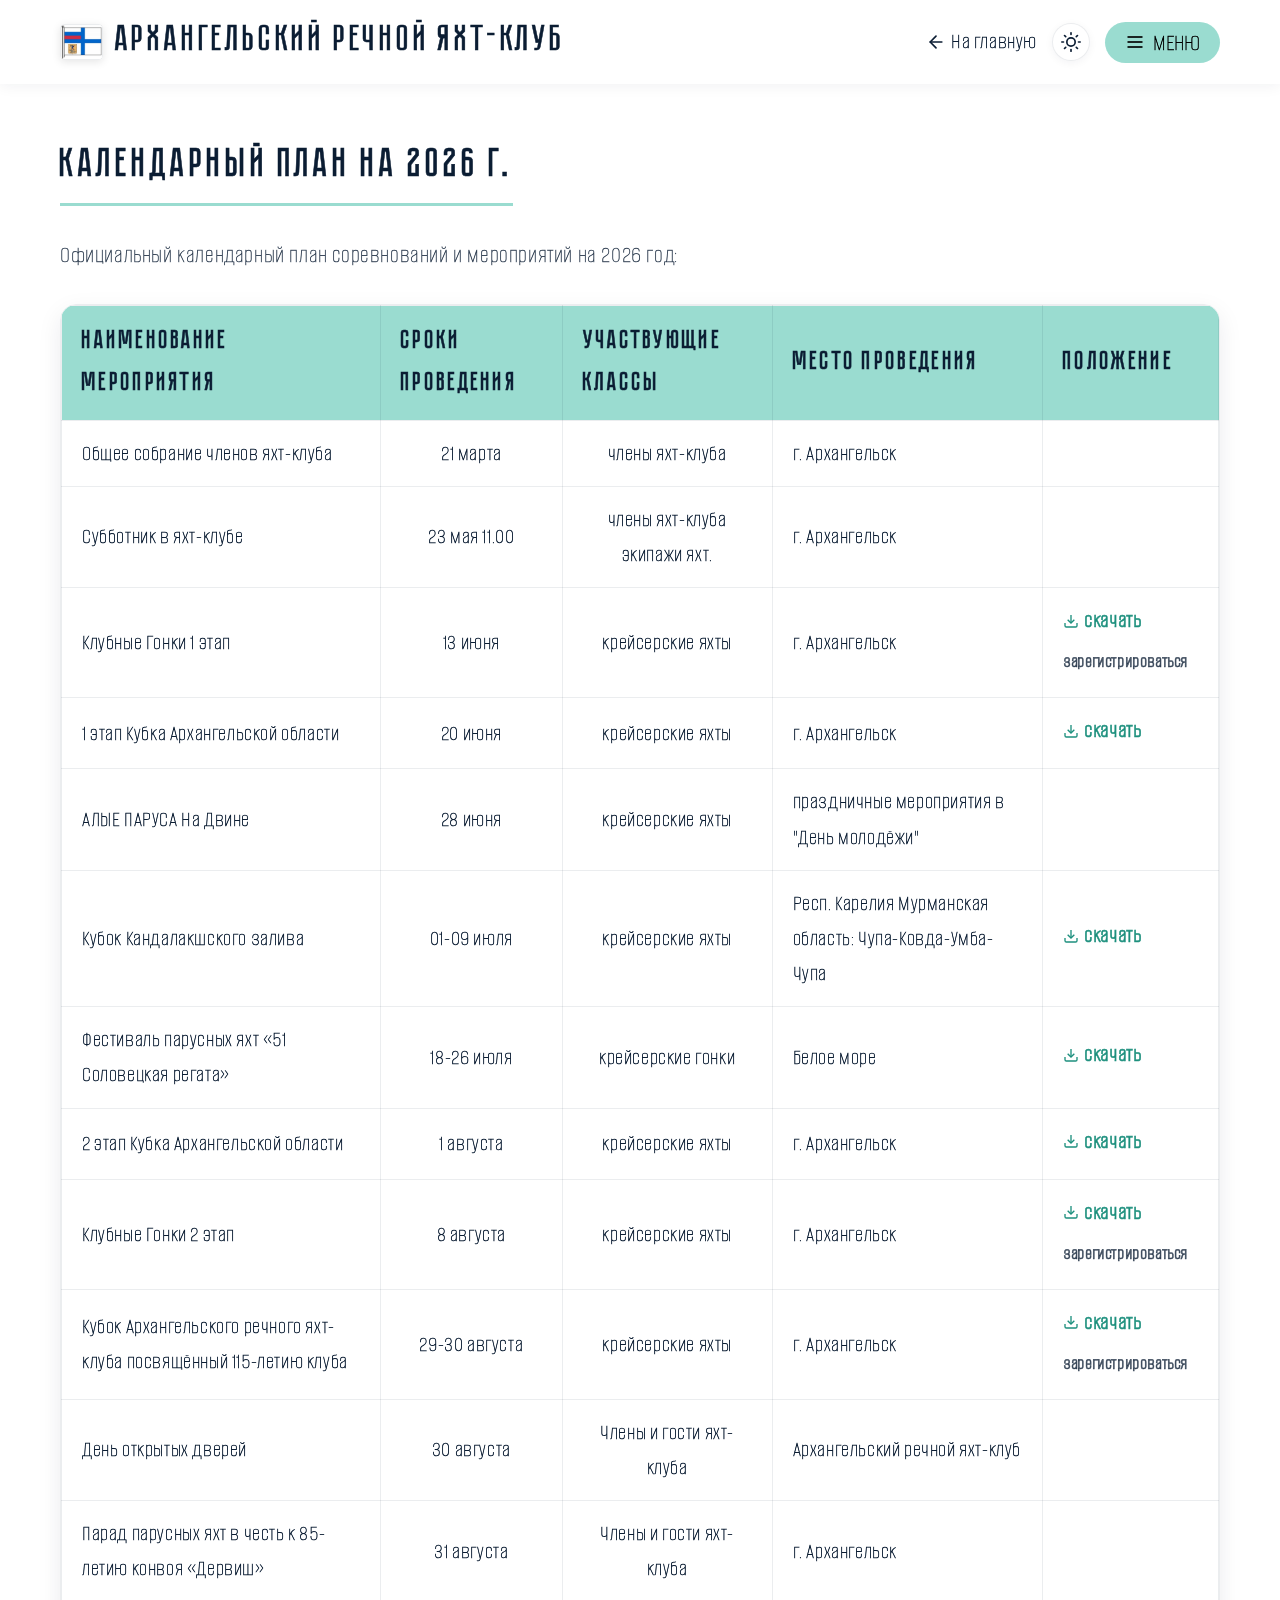
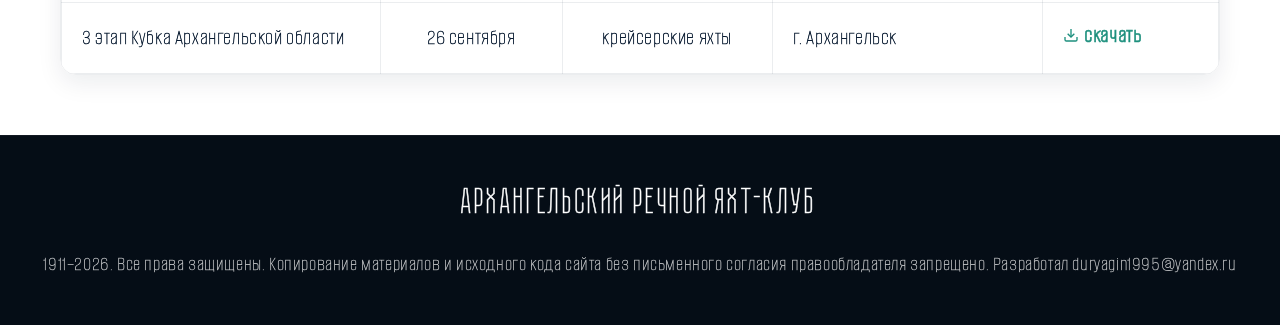
<file: kalendar.html>
<!DOCTYPE html>
<html lang="ru">
<head><meta charset="UTF-8"><meta name="viewport" content="width=device-width, initial-scale=1.0"><title>Календарный план на 2026 г.</title><link rel="stylesheet" href="style.css"></head>
  <!-- Фавиконка (иконка вкладки) -->
  <link rel="icon" href="img/flag.webp" type="image/webp">
  
  <!-- Мета-теги для соцсетей (Open Graph) -->
  <meta property="og:title" content="Архангельский речной яхт-клуб">
  <meta property="og:description" content="115 лет истории яхтинга на Белом море">
  <meta property="og:image" content="https://ivanduryagin.github.io/yacht-club/img/flag.webp">
  <meta property="og:url" content="https://ivanduryagin.github.io/yacht-club/">
  <meta property="og:type" content="website">
  <link rel="stylesheet" href="style.css">
<body>
  <header class="sticky-header">
    <div class="header-container">
      <a href="index.html" class="header-logo">
        <img src="img/flag.webp" alt="Флаг яхт-клуба" class="header-logo-img">
        <span>Архангельский речной яхт-клуб</span>
      </a>
<div class="header-actions">
  <a href="index.html" class="home-btn" aria-label="На главную">
    <svg viewBox="0 0 24 24" fill="none" stroke="currentColor" stroke-width="2" stroke-linecap="round" stroke-linejoin="round"><line x1="19" y1="12" x2="5" y2="12"></line><polyline points="12 19 5 12 12 5"></polyline></svg>
    <span class="btn-text">На главную</span>
  </a>
  
  <button id="theme-toggle" class="theme-toggle" aria-label="Сменить тему">
    <svg class="icon-sun" viewBox="0 0 24 24" fill="none" stroke="currentColor" stroke-width="2" stroke-linecap="round" stroke-linejoin="round"><circle cx="12" cy="12" r="5"></circle><line x1="12" y1="1" x2="12" y2="3"></line><line x1="12" y1="21" x2="12" y2="23"></line><line x1="4.22" y1="4.22" x2="5.64" y2="5.64"></line><line x1="18.36" y1="18.36" x2="19.78" y2="19.78"></line><line x1="1" y1="12" x2="3" y2="12"></line><line x1="21" y1="12" x2="23" y2="12"></line><line x1="4.22" y1="19.78" x2="5.64" y2="18.36"></line><line x1="18.36" y1="5.64" x2="19.78" y2="4.22"></line></svg>
    <svg class="icon-moon" viewBox="0 0 24 24" fill="none" stroke="currentColor" stroke-width="2" stroke-linecap="round" stroke-linejoin="round"><path d="M21 12.79A9 9 0 1 1 11.21 3 7 7 0 0 0 21 12.79z"></path></svg>
    <span class="btn-text">Тема</span>
  </button>
  
  <button class="menu-btn" onclick="toggleMenu()" aria-label="Меню">
    <svg class="icon-menu" viewBox="0 0 24 24" fill="none" stroke="currentColor" stroke-width="2"><line x1="3" y1="12" x2="21" y2="12"></line><line x1="3" y1="6" x2="21" y2="6"></line><line x1="3" y1="18" x2="21" y2="18"></line></svg>
    <svg class="icon-close" viewBox="0 0 24 24" fill="none" stroke="currentColor" stroke-width="2"><line x1="18" y1="6" x2="6" y2="18"></line><line x1="6" y1="6" x2="18" y2="18"></line></svg>
    <span class="btn-text">Меню</span>
  </button>
</div>
    </div>
  </header>
  
  <div class="menu-overlay" onclick="toggleMenu()"></div>
  
  <aside class="sidebar">
    <div class="sidebar-header">
      <div class="sidebar-title">Меню</div>
      <button class="close-btn" onclick="toggleMenu()">✕</button>
    </div>
    <div class="menu-section-title">Разделы сайта</div>
    <ul class="menu-list">
      <li><a href="ustav-1911.html">Устав яхт-клуба 1911 г.</a></li>
      <li><a href="ustav-2021.html">Устав последняя редакция 18.06.2021</a></li>
      <li><a href="otchety.html">Отчеты о деятельности яхт-клуба</a></li>
      <li><a href="istoriya.html">История яхт-клуба</a></li>
      <li><a href="pesnya.html">Песня спортсменов Архангельского яхт-клуба</a></li>
      <li><a href="kalendar.html" class="active">Календарный план яхт-клуба на 2026 г.</a></li>
      <li><a href="pravila.html">Правила пользования базой стоянки.</a></li>
      <li><a href="gostevye.html">Гостевые стоянки яхт-клуба</a></li>
      <li><a href="navigaciya.html">Навигация 2026</a></li>
    </ul>
    <div class="contact-section">
      <div class="menu-section-title">Контакты</div>
      <div class="contact-block">
        <p>+79118716854</p>
        <p>golovin28@yandex.ru</p>
        <p>г Архангельск, наб Северной Двины, д 110</p>
      </div>
<div class="social-icons">
  <a href="https://vk.ru/yahtklub1911" target="_blank" aria-label="ВКонтакте">
    <img src="img/vk.webp" alt="ВКонтакте">
  </a>
</div>
    </div>
  </aside>
  
  <main class="main-content">
    <div class="content-wrapper" style="max-width: 1200px;">
      <h1>Календарный план на 2026 г.</h1>
      <p>Официальный календарный план соревнований и мероприятий на 2026 год:</p>

      <div class="table-responsive">
        <table class="schedule-table">
          <thead>
            <tr>
              <th>Наименование мероприятия</th>
              <th>Сроки проведения</th>
              <th>Участвующие классы</th>
              <th>Место проведения</th>
              <th>Положение</th>
            </tr>
          </thead>
          <tbody>
            <tr>
              <td>Общее собрание членов яхт-клуба</td>
              <td>21 марта</td>
              <td>члены яхт-клуба</td>
              <td>г. Архангельск</td>
              <td></td>
            </tr>
            <tr>
              <td>Субботник в яхт-клубе</td>
              <td>23 мая 11.00</td>
              <td>члены яхт-клуба экипажи яхт.</td>
              <td>г. Архангельск</td>
              <td></td>
            </tr>
            <tr>
              <td>Клубные Гонки 1 этап</td>
              <td>13 июня</td>
              <td>крейсерские яхты</td>
              <td>г. Архангельск</td>
              <td>
                <a href="doc/Положение Клубные Гонки АРЯК.pdf" download class="doc-link">
                  <svg viewBox="0 0 24 24" fill="none" stroke="currentColor" stroke-width="2"><path d="M21 15v4a2 2 0 0 1-2 2H5a2 2 0 0 1-2-2v-4"></path><polyline points="7 10 12 15 17 10"></polyline><line x1="12" y1="15" x2="12" y2="3"></line></svg>
                  скачать
                </a><br>
                <a href="#" class="doc-link" style="font-size: 0.9rem; color: var(--color-text-muted);">зарегистрироваться</a>
              </td>
            </tr>
            <tr>
              <td>1 этап Кубка Архангельской области</td>
              <td>20 июня</td>
              <td>крейсерские яхты</td>
              <td>г. Архангельск</td>
              <td>
                <a href="doc/ккз2026 регламент проект.pdf" download class="doc-link">
                  <svg viewBox="0 0 24 24" fill="none" stroke="currentColor" stroke-width="2"><path d="M21 15v4a2 2 0 0 1-2 2H5a2 2 0 0 1-2-2v-4"></path><polyline points="7 10 12 15 17 10"></polyline><line x1="12" y1="15" x2="12" y2="3"></line></svg>
                  скачать
                </a>
              </td>
            </tr>
            <tr>
              <td>АЛЫЕ ПАРУСА На Двине</td>
              <td>28 июня</td>
              <td>крейсерские яхты</td>
              <td>праздничные мероприятия в "День молодёжи"</td>
              <td></td>
            </tr>
            <tr>
              <td>Кубок Кандалакшского залива</td>
              <td>01-09 июля</td>
              <td>крейсерские яхты</td>
              <td>Респ. Карелия Мурманская область: Чупа-Ковда-Умба-Чупа</td>
              <td>
                <a href="doc/ккз2026 регламент проект.pdf" download class="doc-link">
                  <svg viewBox="0 0 24 24" fill="none" stroke="currentColor" stroke-width="2"><path d="M21 15v4a2 2 0 0 1-2 2H5a2 2 0 0 1-2-2v-4"></path><polyline points="7 10 12 15 17 10"></polyline><line x1="12" y1="15" x2="12" y2="3"></line></svg>
                  скачать
                </a>
              </td>
            </tr>
            <tr>
              <td>Фестиваль парусных яхт «51 Соловецкая регата»</td>
              <td>18-26 июля</td>
              <td>крейсерские гонки</td>
              <td>Белое море</td>
              <td>
                <a href="doc/ккз2026 регламент проект.pdf" download class="doc-link">
                  <svg viewBox="0 0 24 24" fill="none" stroke="currentColor" stroke-width="2"><path d="M21 15v4a2 2 0 0 1-2 2H5a2 2 0 0 1-2-2v-4"></path><polyline points="7 10 12 15 17 10"></polyline><line x1="12" y1="15" x2="12" y2="3"></line></svg>
                  скачать
                </a>
              </td>
            </tr>
            <tr>
              <td>2 этап Кубка Архангельской области</td>
              <td>1 августа</td>
              <td>крейсерские яхты</td>
              <td>г. Архангельск</td>
              <td>
                <a href="doc/ккз2026 регламент проект.pdf" download class="doc-link">
                  <svg viewBox="0 0 24 24" fill="none" stroke="currentColor" stroke-width="2"><path d="M21 15v4a2 2 0 0 1-2 2H5a2 2 0 0 1-2-2v-4"></path><polyline points="7 10 12 15 17 10"></polyline><line x1="12" y1="15" x2="12" y2="3"></line></svg>
                  скачать
                </a>
              </td>
            </tr>
            <tr>
              <td>Клубные Гонки 2 этап</td>
              <td>8 августа</td>
              <td>крейсерские яхты</td>
              <td>г. Архангельск</td>
              <td>
                <a href="doc/Положение Клубные Гонки АРЯК.pdf" download class="doc-link">
                  <svg viewBox="0 0 24 24" fill="none" stroke="currentColor" stroke-width="2"><path d="M21 15v4a2 2 0 0 1-2 2H5a2 2 0 0 1-2-2v-4"></path><polyline points="7 10 12 15 17 10"></polyline><line x1="12" y1="15" x2="12" y2="3"></line></svg>
                  скачать
                </a><br>
                <a href="#" class="doc-link" style="font-size: 0.9rem; color: var(--color-text-muted);">зарегистрироваться</a>
              </td>
            </tr>
            <tr>
              <td>Кубок Архангельского речного яхт-клуба посвящённый 115-летию клуба</td>
              <td>29-30 августа</td>
              <td>крейсерские яхты</td>
              <td>г. Архангельск</td>
              <td>
                <a href="doc/положение о кубке яхт-клуба 2026.pdf" download class="doc-link">
                  <svg viewBox="0 0 24 24" fill="none" stroke="currentColor" stroke-width="2"><path d="M21 15v4a2 2 0 0 1-2 2H5a2 2 0 0 1-2-2v-4"></path><polyline points="7 10 12 15 17 10"></polyline><line x1="12" y1="15" x2="12" y2="3"></line></svg>
                  скачать
                </a><br>
                <a href="#" class="doc-link" style="font-size: 0.9rem; color: var(--color-text-muted);">зарегистрироваться</a>
              </td>
            </tr>
            <tr>
              <td>День открытых дверей</td>
              <td>30 августа</td>
              <td>Члены и гости яхт-клуба</td>
              <td>Архангельский речной яхт-клуб</td>
              <td></td>
            </tr>
            <tr>
              <td>Парад парусных яхт в честь к 85-летию конвоя «Дервиш»</td>
              <td>31 августа</td>
              <td>Члены и гости яхт-клуба</td>
              <td>г. Архангельск</td>
              <td></td>
            </tr>
            <tr>
              <td>3 этап Кубка Архангельской области</td>
              <td>26 сентября</td>
              <td>крейсерские яхты</td>
              <td>г. Архангельск</td>
              <td>
                <a href="doc/ккз2026 регламент проект.pdf" download class="doc-link">
                  <svg viewBox="0 0 24 24" fill="none" stroke="currentColor" stroke-width="2"><path d="M21 15v4a2 2 0 0 1-2 2H5a2 2 0 0 1-2-2v-4"></path><polyline points="7 10 12 15 17 10"></polyline><line x1="12" y1="15" x2="12" y2="3"></line></svg>
                  скачать
                </a>
              </td>
            </tr>
          </tbody>
        </table>
      </div>

    </div>
  </main>

  <!-- ПОДВАЛ -->
  <footer class="site-footer">
    <span class="footer-logo">Архангельский речной яхт-клуб</span>
    <p style="margin-top: 15px; font-size: 1rem;">1911–2026. Все права защищены. Копирование материалов и исходного кода сайта без письменного согласия правообладателя запрещено. Разработал duryagin1995@yandex.ru</p>
  </footer>

  <script src="script.js"></script>
</body>
</html>
</file>
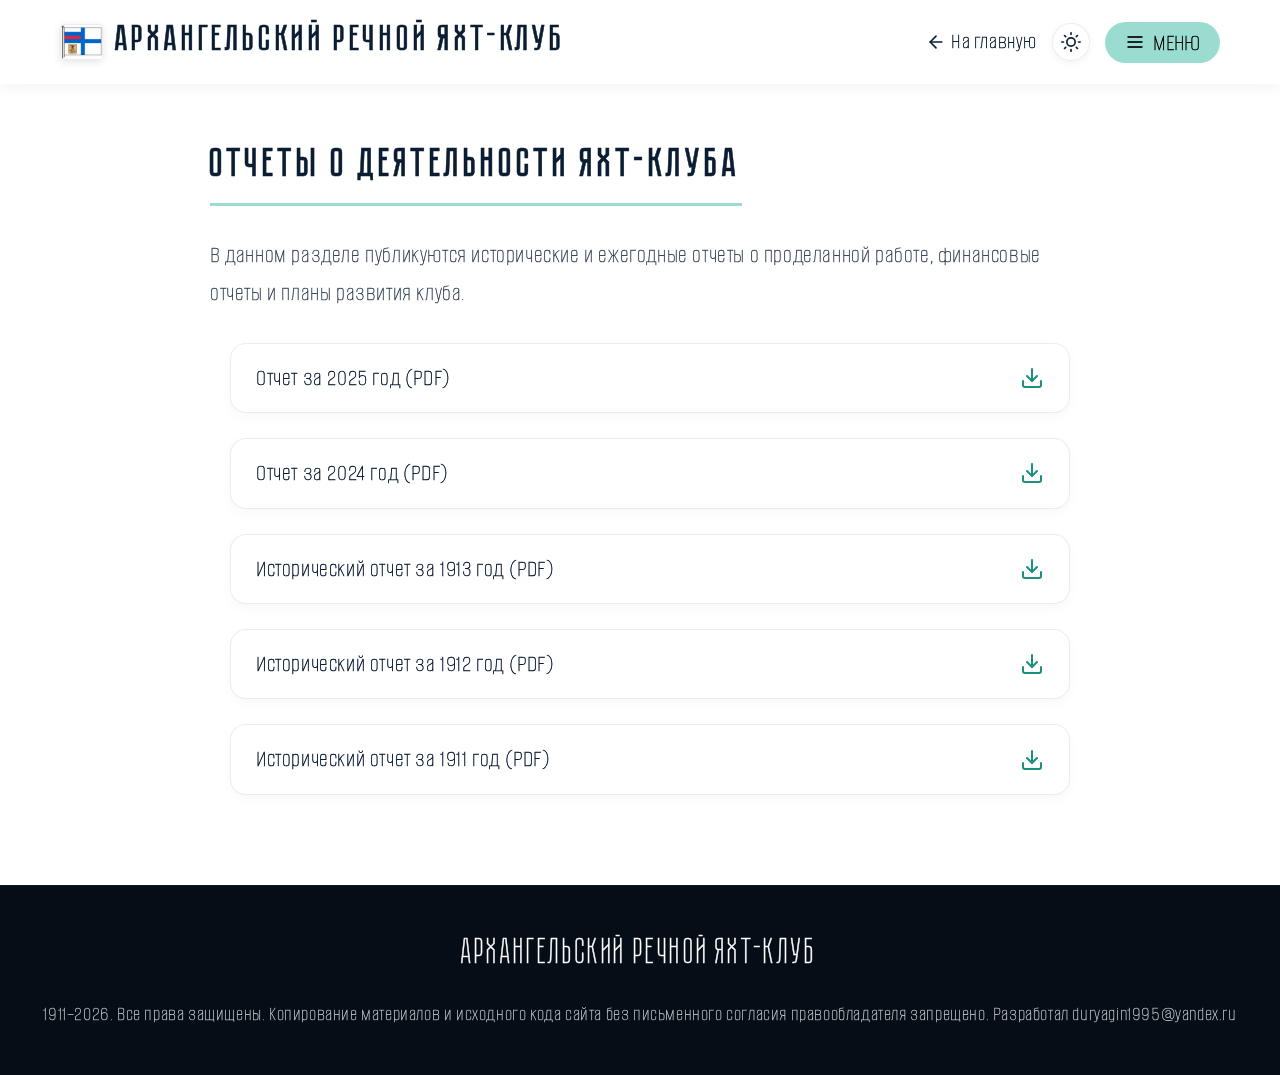
<file: otchety.html>
<!DOCTYPE html>
<html lang="ru">
<head><meta charset="UTF-8"><meta name="viewport" content="width=device-width, initial-scale=1.0"><title>Отчеты о деятельности</title><link rel="stylesheet" href="style.css"></head>
  <!-- Фавиконка (иконка вкладки) -->
  <link rel="icon" href="img/flag.webp" type="image/webp">
  
  <!-- Мета-теги для соцсетей (Open Graph) -->
  <meta property="og:title" content="Архангельский речной яхт-клуб">
  <meta property="og:description" content="115 лет истории яхтинга на Белом море">
  <meta property="og:image" content="https://ivanduryagin.github.io/yacht-club/img/flag.webp">
  <meta property="og:url" content="https://ivanduryagin.github.io/yacht-club/">
  <meta property="og:type" content="website">
  <link rel="stylesheet" href="style.css">
<body>
  <header class="sticky-header">
    <div class="header-container">
      <a href="index.html" class="header-logo">
        <img src="img/flag.webp" alt="Флаг яхт-клуба" class="header-logo-img">
        <span>Архангельский речной яхт-клуб</span>
      </a>
<div class="header-actions">
  <a href="index.html" class="home-btn" aria-label="На главную">
    <svg viewBox="0 0 24 24" fill="none" stroke="currentColor" stroke-width="2" stroke-linecap="round" stroke-linejoin="round"><line x1="19" y1="12" x2="5" y2="12"></line><polyline points="12 19 5 12 12 5"></polyline></svg>
    <span class="btn-text">На главную</span>
  </a>
  
  <button id="theme-toggle" class="theme-toggle" aria-label="Сменить тему">
    <svg class="icon-sun" viewBox="0 0 24 24" fill="none" stroke="currentColor" stroke-width="2" stroke-linecap="round" stroke-linejoin="round"><circle cx="12" cy="12" r="5"></circle><line x1="12" y1="1" x2="12" y2="3"></line><line x1="12" y1="21" x2="12" y2="23"></line><line x1="4.22" y1="4.22" x2="5.64" y2="5.64"></line><line x1="18.36" y1="18.36" x2="19.78" y2="19.78"></line><line x1="1" y1="12" x2="3" y2="12"></line><line x1="21" y1="12" x2="23" y2="12"></line><line x1="4.22" y1="19.78" x2="5.64" y2="18.36"></line><line x1="18.36" y1="5.64" x2="19.78" y2="4.22"></line></svg>
    <svg class="icon-moon" viewBox="0 0 24 24" fill="none" stroke="currentColor" stroke-width="2" stroke-linecap="round" stroke-linejoin="round"><path d="M21 12.79A9 9 0 1 1 11.21 3 7 7 0 0 0 21 12.79z"></path></svg>
    <span class="btn-text">Тема</span>
  </button>
  
  <button class="menu-btn" onclick="toggleMenu()" aria-label="Меню">
    <svg class="icon-menu" viewBox="0 0 24 24" fill="none" stroke="currentColor" stroke-width="2"><line x1="3" y1="12" x2="21" y2="12"></line><line x1="3" y1="6" x2="21" y2="6"></line><line x1="3" y1="18" x2="21" y2="18"></line></svg>
    <svg class="icon-close" viewBox="0 0 24 24" fill="none" stroke="currentColor" stroke-width="2"><line x1="18" y1="6" x2="6" y2="18"></line><line x1="6" y1="6" x2="18" y2="18"></line></svg>
    <span class="btn-text">Меню</span>
  </button>
</div>
    </div>
  </header>
  <div class="menu-overlay" onclick="toggleMenu()"></div>
  <aside class="sidebar">
    <div class="sidebar-header">
      <div class="sidebar-title">Меню</div>
      <button class="close-btn" onclick="toggleMenu()">✕</button>
    </div>
    <div class="menu-section-title">Разделы сайта</div>
    <ul class="menu-list">
      <li><a href="ustav-1911.html">Устав яхт-клуба 1911 г.</a></li>
      <li><a href="ustav-2021.html">Устав последняя редакция 18.06.2021</a></li>
      <li><a href="otchety.html" class="active">Отчеты о деятельности яхт-клуба</a></li>
      <li><a href="istoriya.html">История яхт-клуба</a></li>
      <li><a href="pesnya.html">Песня спортсменов Архангельского яхт-клуба</a></li>
      <li><a href="kalendar.html">Календарный план яхт-клуба на 2026 г.</a></li>
      <li><a href="pravila.html">Правила пользования базой стоянки.</a></li>
      <li><a href="gostevye.html">Гостевые стоянки яхт-клуба</a></li>
      <li><a href="navigaciya.html">Навигация 2026</a></li>
    </ul>
    <div class="contact-section">
      <div class="menu-section-title">Контакты</div>
      <div class="contact-block">
        <p>+79118716854</p>
        <p>golovin28@yandex.ru</p>
        <p>г Архангельск, наб Северной Двины, д 110</p>
      </div>
<div class="social-icons">
  <a href="https://vk.ru/yahtklub1911" target="_blank" aria-label="ВКонтакте">
    <img src="img/vk.webp" alt="ВКонтакте">
  </a>
</div>
    </div>
  </aside>

  <main class="main-content">
    <div class="content-wrapper">
      <h1>Отчеты о деятельности яхт-клуба</h1>
      <p>В данном разделе публикуются исторические и ежегодные отчеты о проделанной работе, финансовые отчеты и планы развития клуба.</p>
      
      <ul class="reports-list">
        <!-- 2025 -->
        <li>
          <a href="doc/Otchet-2025.pdf" download class="report-link">
            <span>Отчет за 2025 год (PDF)</span>
            <svg viewBox="0 0 24 24" fill="none" stroke="currentColor" stroke-width="2" stroke-linecap="round" stroke-linejoin="round"><path d="M21 15v4a2 2 0 0 1-2 2H5a2 2 0 0 1-2-2v-4"></path><polyline points="7 10 12 15 17 10"></polyline><line x1="12" y1="15" x2="12" y2="3"></line></svg>
          </a>
        </li>
        <!-- 2024 -->
        <li>
          <a href="doc/Otchet-2024.pdf" download class="report-link">
            <span>Отчет за 2024 год (PDF)</span>
            <svg viewBox="0 0 24 24" fill="none" stroke="currentColor" stroke-width="2" stroke-linecap="round" stroke-linejoin="round"><path d="M21 15v4a2 2 0 0 1-2 2H5a2 2 0 0 1-2-2v-4"></path><polyline points="7 10 12 15 17 10"></polyline><line x1="12" y1="15" x2="12" y2="3"></line></svg>
          </a>
        </li>
        <!-- 1913 -->
        <li>
          <a href="doc/Otchet-1913.pdf" download class="report-link">
            <span>Исторический отчет за 1913 год (PDF)</span>
            <svg viewBox="0 0 24 24" fill="none" stroke="currentColor" stroke-width="2" stroke-linecap="round" stroke-linejoin="round"><path d="M21 15v4a2 2 0 0 1-2 2H5a2 2 0 0 1-2-2v-4"></path><polyline points="7 10 12 15 17 10"></polyline><line x1="12" y1="15" x2="12" y2="3"></line></svg>
          </a>
        </li>
        <!-- 1912 -->
        <li>
          <a href="doc/Otchet-1912.pdf" download class="report-link">
            <span>Исторический отчет за 1912 год (PDF)</span>
            <svg viewBox="0 0 24 24" fill="none" stroke="currentColor" stroke-width="2" stroke-linecap="round" stroke-linejoin="round"><path d="M21 15v4a2 2 0 0 1-2 2H5a2 2 0 0 1-2-2v-4"></path><polyline points="7 10 12 15 17 10"></polyline><line x1="12" y1="15" x2="12" y2="3"></line></svg>
          </a>
        </li>
        <!-- 1911 -->
        <li>
          <a href="doc/Otchet-1911.pdf" download class="report-link">
            <span>Исторический отчет за 1911 год (PDF)</span>
            <svg viewBox="0 0 24 24" fill="none" stroke="currentColor" stroke-width="2" stroke-linecap="round" stroke-linejoin="round"><path d="M21 15v4a2 2 0 0 1-2 2H5a2 2 0 0 1-2-2v-4"></path><polyline points="7 10 12 15 17 10"></polyline><line x1="12" y1="15" x2="12" y2="3"></line></svg>
          </a>
        </li>
      </ul>
      
    </div>
  </main>

  <!-- ПОДВАЛ -->
  <footer class="site-footer">
    <span class="footer-logo">Архангельский речной яхт-клуб</span>
    <p style="margin-top: 15px; font-size: 1rem;">1911–2026. Все права защищены. Копирование материалов и исходного кода сайта без письменного согласия правообладателя запрещено. Разработал duryagin1995@yandex.ru</p>
  </footer>

  <script src="script.js"></script>
</body>
</html>
</file>
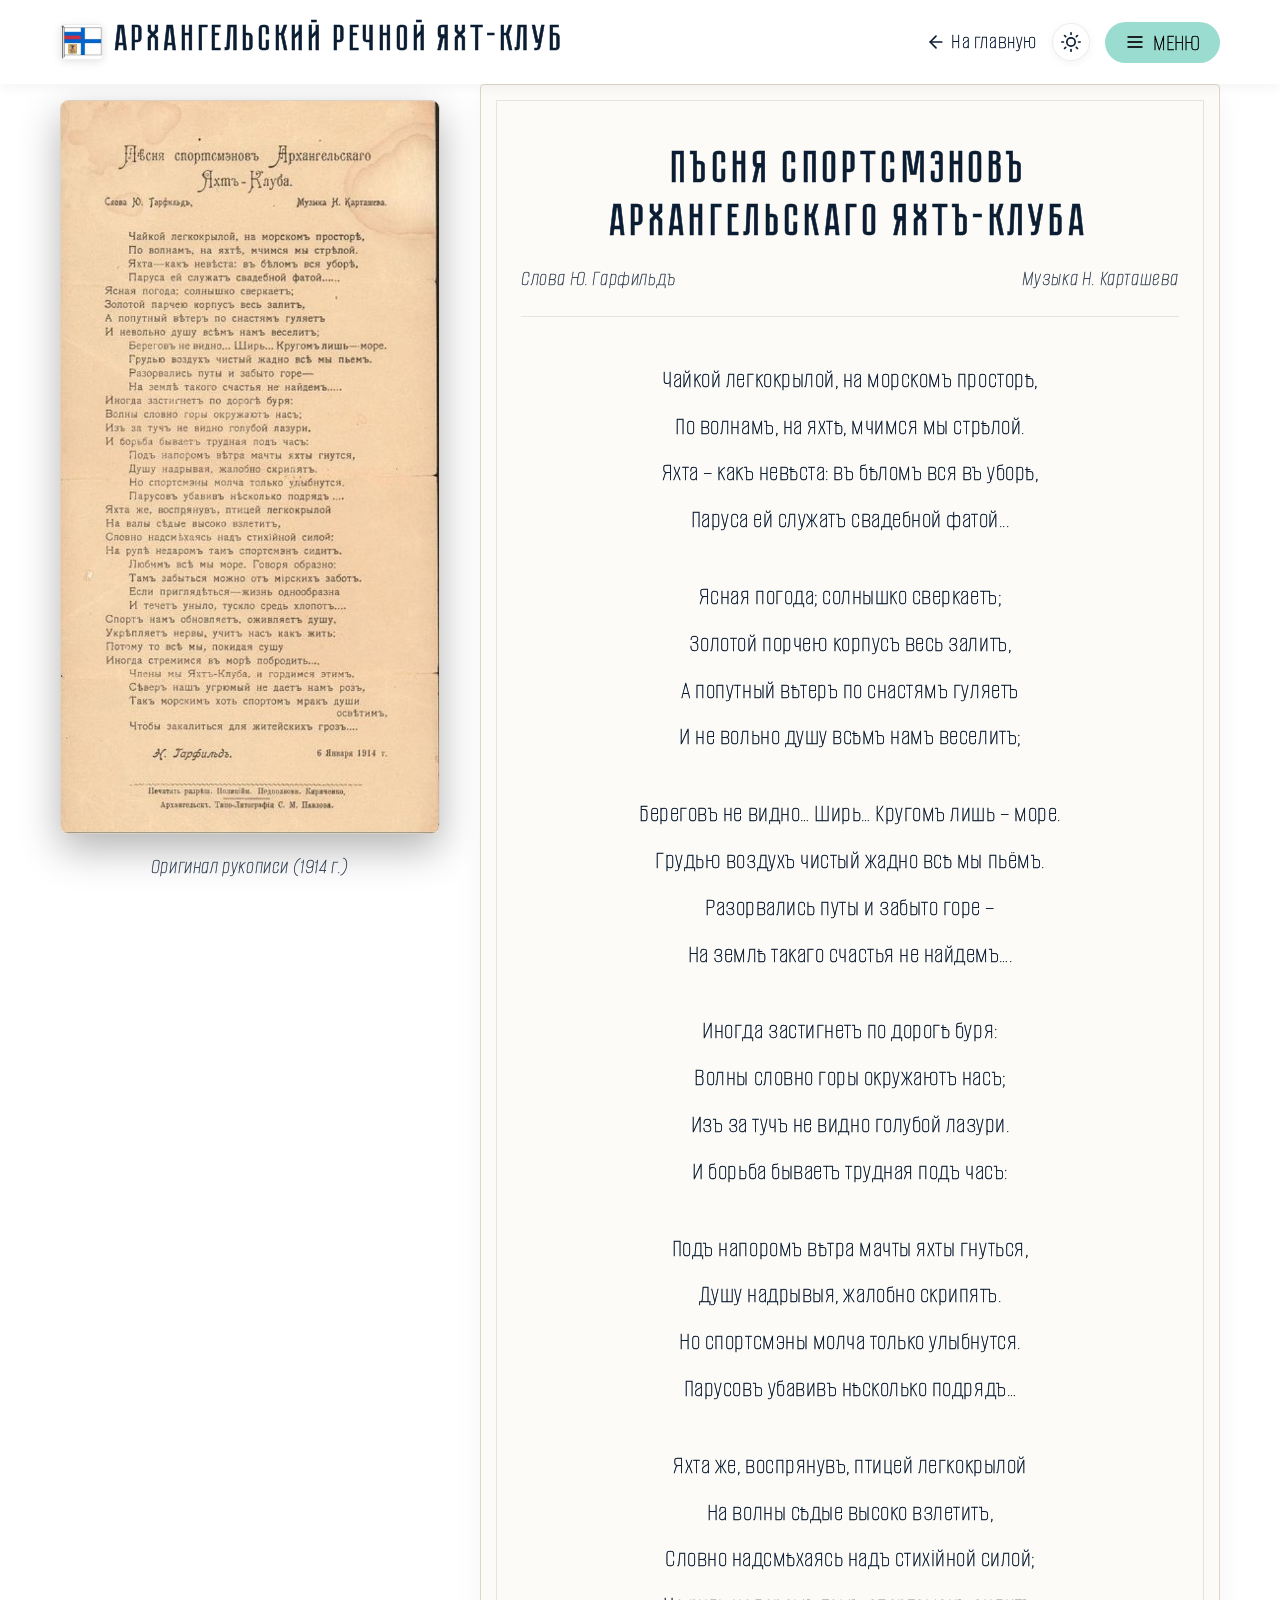
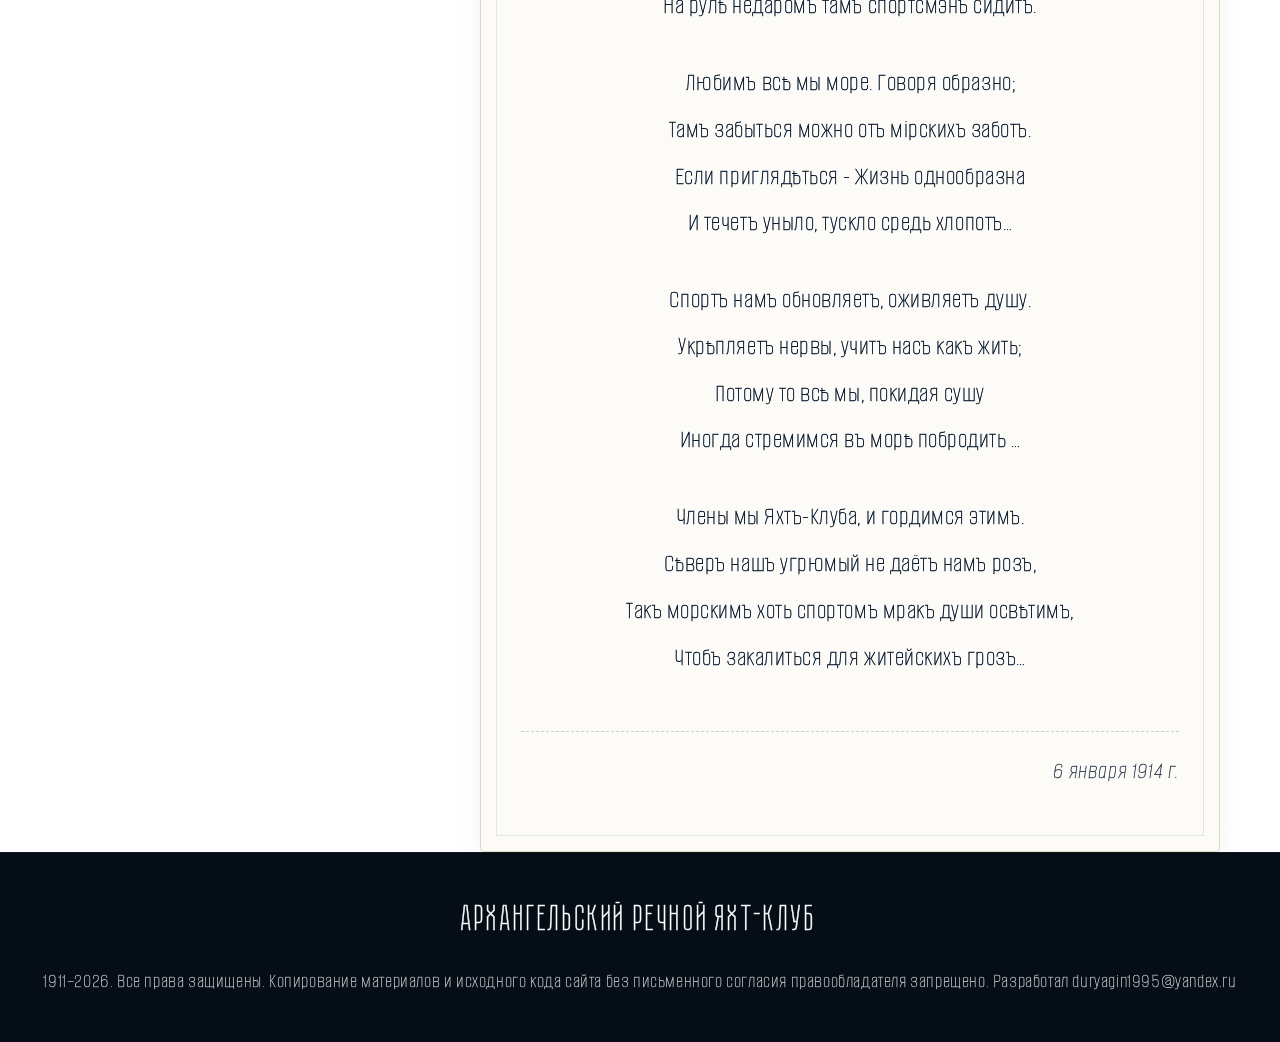
<file: pesnya.html>
<!DOCTYPE html>
<html lang="ru">
<head><meta charset="UTF-8"><meta name="viewport" content="width=device-width, initial-scale=1.0"><title>Песня спортсменов</title><link rel="stylesheet" href="style.css"></head>
  <!-- Фавиконка (иконка вкладки) -->
  <link rel="icon" href="img/flag.webp" type="image/webp">
  
  <!-- Мета-теги для соцсетей (Open Graph) -->
  <meta property="og:title" content="Архангельский речной яхт-клуб">
  <meta property="og:description" content="115 лет истории яхтинга на Белом море">
  <meta property="og:image" content="https://ivanduryagin.github.io/yacht-club/img/flag.webp">
  <meta property="og:url" content="https://ivanduryagin.github.io/yacht-club/">
  <meta property="og:type" content="website">
  <link rel="stylesheet" href="style.css">
<body>
<header class="sticky-header">
    <div class="header-container">
      <a href="index.html" class="header-logo">
        <img src="img/flag.webp" alt="Флаг яхт-клуба" class="header-logo-img">
        <span>Архангельский речной яхт-клуб</span>
      </a>
<div class="header-actions">
  <a href="index.html" class="home-btn" aria-label="На главную">
    <svg viewBox="0 0 24 24" fill="none" stroke="currentColor" stroke-width="2" stroke-linecap="round" stroke-linejoin="round"><line x1="19" y1="12" x2="5" y2="12"></line><polyline points="12 19 5 12 12 5"></polyline></svg>
    <span class="btn-text">На главную</span>
  </a>
  
  <button id="theme-toggle" class="theme-toggle" aria-label="Сменить тему">
    <svg class="icon-sun" viewBox="0 0 24 24" fill="none" stroke="currentColor" stroke-width="2" stroke-linecap="round" stroke-linejoin="round"><circle cx="12" cy="12" r="5"></circle><line x1="12" y1="1" x2="12" y2="3"></line><line x1="12" y1="21" x2="12" y2="23"></line><line x1="4.22" y1="4.22" x2="5.64" y2="5.64"></line><line x1="18.36" y1="18.36" x2="19.78" y2="19.78"></line><line x1="1" y1="12" x2="3" y2="12"></line><line x1="21" y1="12" x2="23" y2="12"></line><line x1="4.22" y1="19.78" x2="5.64" y2="18.36"></line><line x1="18.36" y1="5.64" x2="19.78" y2="4.22"></line></svg>
    <svg class="icon-moon" viewBox="0 0 24 24" fill="none" stroke="currentColor" stroke-width="2" stroke-linecap="round" stroke-linejoin="round"><path d="M21 12.79A9 9 0 1 1 11.21 3 7 7 0 0 0 21 12.79z"></path></svg>
    <span class="btn-text">Тема</span>
  </button>
  
  <button class="menu-btn" onclick="toggleMenu()" aria-label="Меню">
    <svg class="icon-menu" viewBox="0 0 24 24" fill="none" stroke="currentColor" stroke-width="2"><line x1="3" y1="12" x2="21" y2="12"></line><line x1="3" y1="6" x2="21" y2="6"></line><line x1="3" y1="18" x2="21" y2="18"></line></svg>
    <svg class="icon-close" viewBox="0 0 24 24" fill="none" stroke="currentColor" stroke-width="2"><line x1="18" y1="6" x2="6" y2="18"></line><line x1="6" y1="6" x2="18" y2="18"></line></svg>
    <span class="btn-text">Меню</span>
  </button>
</div>
    </div>
  </header>
  
  <div class="menu-overlay" onclick="toggleMenu()"></div>
  
  <aside class="sidebar">
    <div class="sidebar-header">
      <div class="sidebar-title">Меню</div>
      <button class="close-btn" onclick="toggleMenu()">✕</button>
    </div>
    <div class="menu-section-title">Разделы сайта</div>
    <ul class="menu-list">
      <li><a href="ustav-1911.html">Устав яхт-клуба 1911 г.</a></li>
      <li><a href="ustav-2021.html">Устав последняя редакция 18.06.2021</a></li>
      <li><a href="otchety.html">Отчеты о деятельности яхт-клуба</a></li>
      <li><a href="istoriya.html">История яхт-клуба</a></li>
      <li><a href="pesnya.html" class="active">Песня спортсменов Архангельского яхт-клуба</a></li>
      <li><a href="kalendar.html">Календарный план яхт-клуба на 2026 г.</a></li>
      <li><a href="pravila.html">Правила пользования базой стоянки.</a></li>
      <li><a href="gostevye.html">Гостевые стоянки яхт-клуба</a></li>
      <li><a href="navigaciya.html">Навигация 2026</a></li>
    </ul>
    <div class="contact-section">
      <div class="menu-section-title">Контакты</div>
      <div class="contact-block">
        <p>+79118716854</p>
        <p>golovin28@yandex.ru</p>
        <p>г Архангельск, наб Северной Двины, д 110</p>
      </div>
<div class="social-icons">
  <a href="https://vk.ru/yahtklub1911" target="_blank" aria-label="ВКонтакте">
    <img src="img/vk.webp" alt="ВКонтакте">
  </a>
</div>
    </div>
  </aside>
  
  <main class="main-content">
    
    <div class="song-layout">
      
      <!-- ЛЕВАЯ КОЛОНКА: ОРИГИНАЛ -->
      <div class="song-original-col">
        <!-- Ссылка на картинку, чтобы открыть её в полном размере при клике -->
        <a href="img/song.webp" target="_blank">
          <img src="img/song.webp" alt="Оригинал песни спортсменов 1914 года" class="song-original">
        </a>
        <div class="song-original-caption">Оригинал рукописи (1914 г.)</div>
      </div>

      <!-- ПРАВАЯ КОЛОНКА: ТЕКСТ НА ЛИСТЕ -->
      <div class="song-wrapper">
        
        <h1 class="song-title">Пъсня спортсмэновъ<br>Архангельскаго Яхтъ-Клуба</h1>
        
        <div class="song-meta">
          <span>Слова Ю. Гарфильдъ</span>
          <span>Музыка Н. Карташева</span>
        </div>

        <div class="song-text">
          <p>
            Чайкой легкокрылой, на морскомъ просторѣ,<br>
            По волнамъ, на яхтѣ, мчимся мы стрѣлой.<br>
            Яхта – какъ невѣста: въ бѣломъ вся въ уборѣ,<br>
            Паруса ей служатъ свадебной фатой...
          </p>

          <p>
            Ясная погода; солнышко сверкаетъ;<br>
            Золотой порчею корпусъ весь залитъ,<br>
            А попутный вѣтеръ по снастямъ гуляетъ<br>
            И не вольно душу всѣмъ намъ веселитъ;
          </p>

          <p>
            Береговъ не видно… Ширь… Кругомъ лишь – море.<br>
            Грудью воздухъ чистый жадно всѣ мы пьёмъ.<br>
            Разорвались путы и забыто горе –<br>
            На землѣ такаго счастья не найдемъ….
          </p>

          <p>
            Иногда застигнетъ по дорогѣ буря:<br>
            Волны словно горы окружаютъ насъ;<br>
            Изъ за тучъ не видно голубой лазури.<br>
            И борьба бываетъ трудная подъ часъ:
          </p>

          <p>
            Подъ напоромъ вѣтра мачты яхты гнуться,<br>
            Душу надрывыя, жалобно скрипятъ.<br>
            Но спортсмэны молча только улыбнутся.<br>
            Парусовъ убавивъ нѣсколько подрядъ…
          </p>

          <p>
            Яхта же, воспрянувъ, птицей легкокрылой<br>
            На волны сѣдые высоко взлетитъ,<br>
            Словно надсмѣхаясь надъ стихійной силой;<br>
            На рулѣ недаромъ тамъ спортсмэнъ сидитъ.
          </p>

          <p>
            Любимъ всѣ мы море. Говоря образно;<br>
            Тамъ забыться можно отъ мірскихъ заботъ.<br>
            Если приглядѣться - Жизнь однообразна<br>
            И течетъ уныло, тускло средь хлопотъ…
          </p>

          <p>
            Спортъ намъ обновляетъ, оживляетъ душу.<br>
            Укрѣпляетъ нервы, учитъ насъ какъ жить;<br>
            Потому то всѣ мы, покидая сушу<br>
            Иногда стремимся въ морѣ побродить …
          </p>

          <p>
            Члены мы Яхтъ-Клуба, и гордимся этимъ.<br>
            Сѣверъ нашъ угрюмый не даётъ намъ розъ,<br>
            Такъ морскимъ хоть спортомъ мракъ души освѣтимъ,<br>
            Чтобъ закалиться для житейскихъ грозъ…
          </p>
        </div>

        <div class="song-footer">
          6 января 1914 г.
        </div>

      </div>

    </div>

  </main>

  <!-- ПОДВАЛ -->
  <footer class="site-footer">
    <span class="footer-logo">Архангельский речной яхт-клуб</span>
    <p style="margin-top: 15px; font-size: 1rem;">1911–2026. Все права защищены. Копирование материалов и исходного кода сайта без письменного согласия правообладателя запрещено. Разработал duryagin1995@yandex.ru</p>
  </footer>

  <script src="script.js"></script>
</body>
</html>
</file>
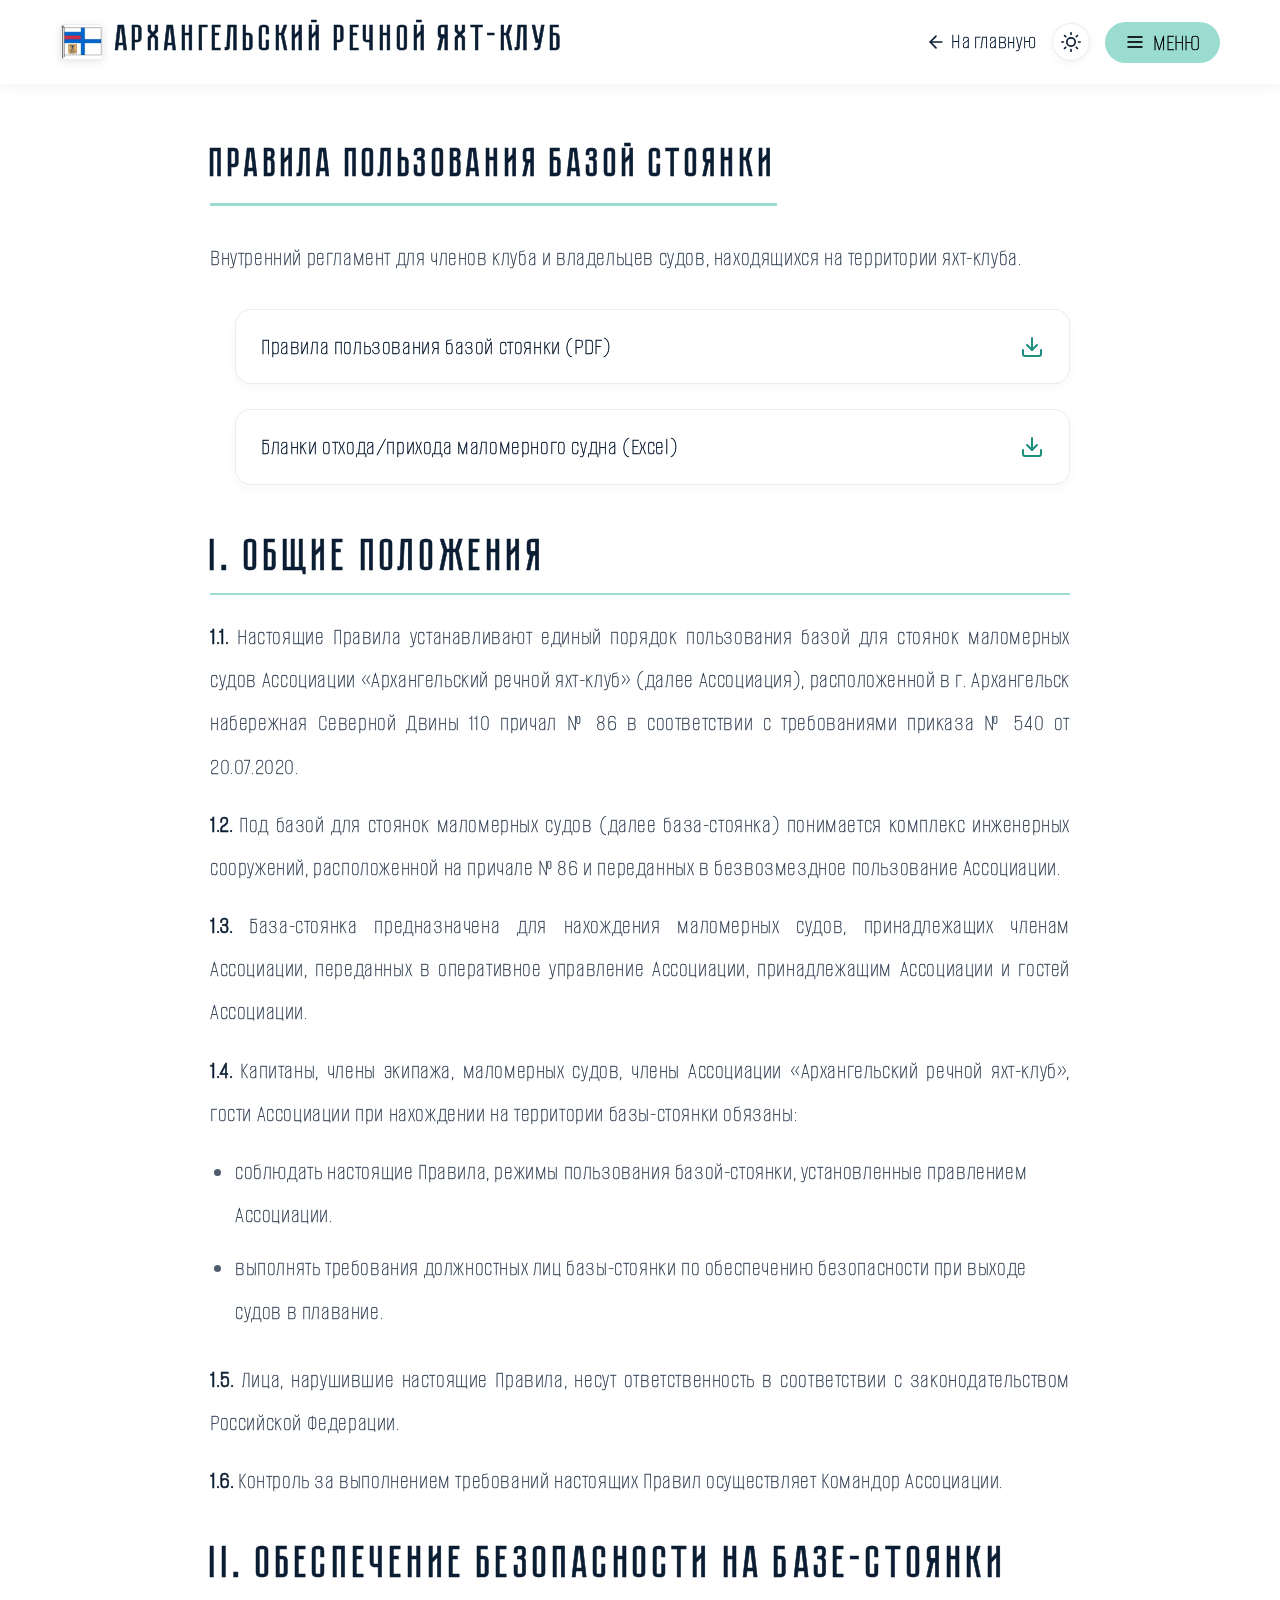
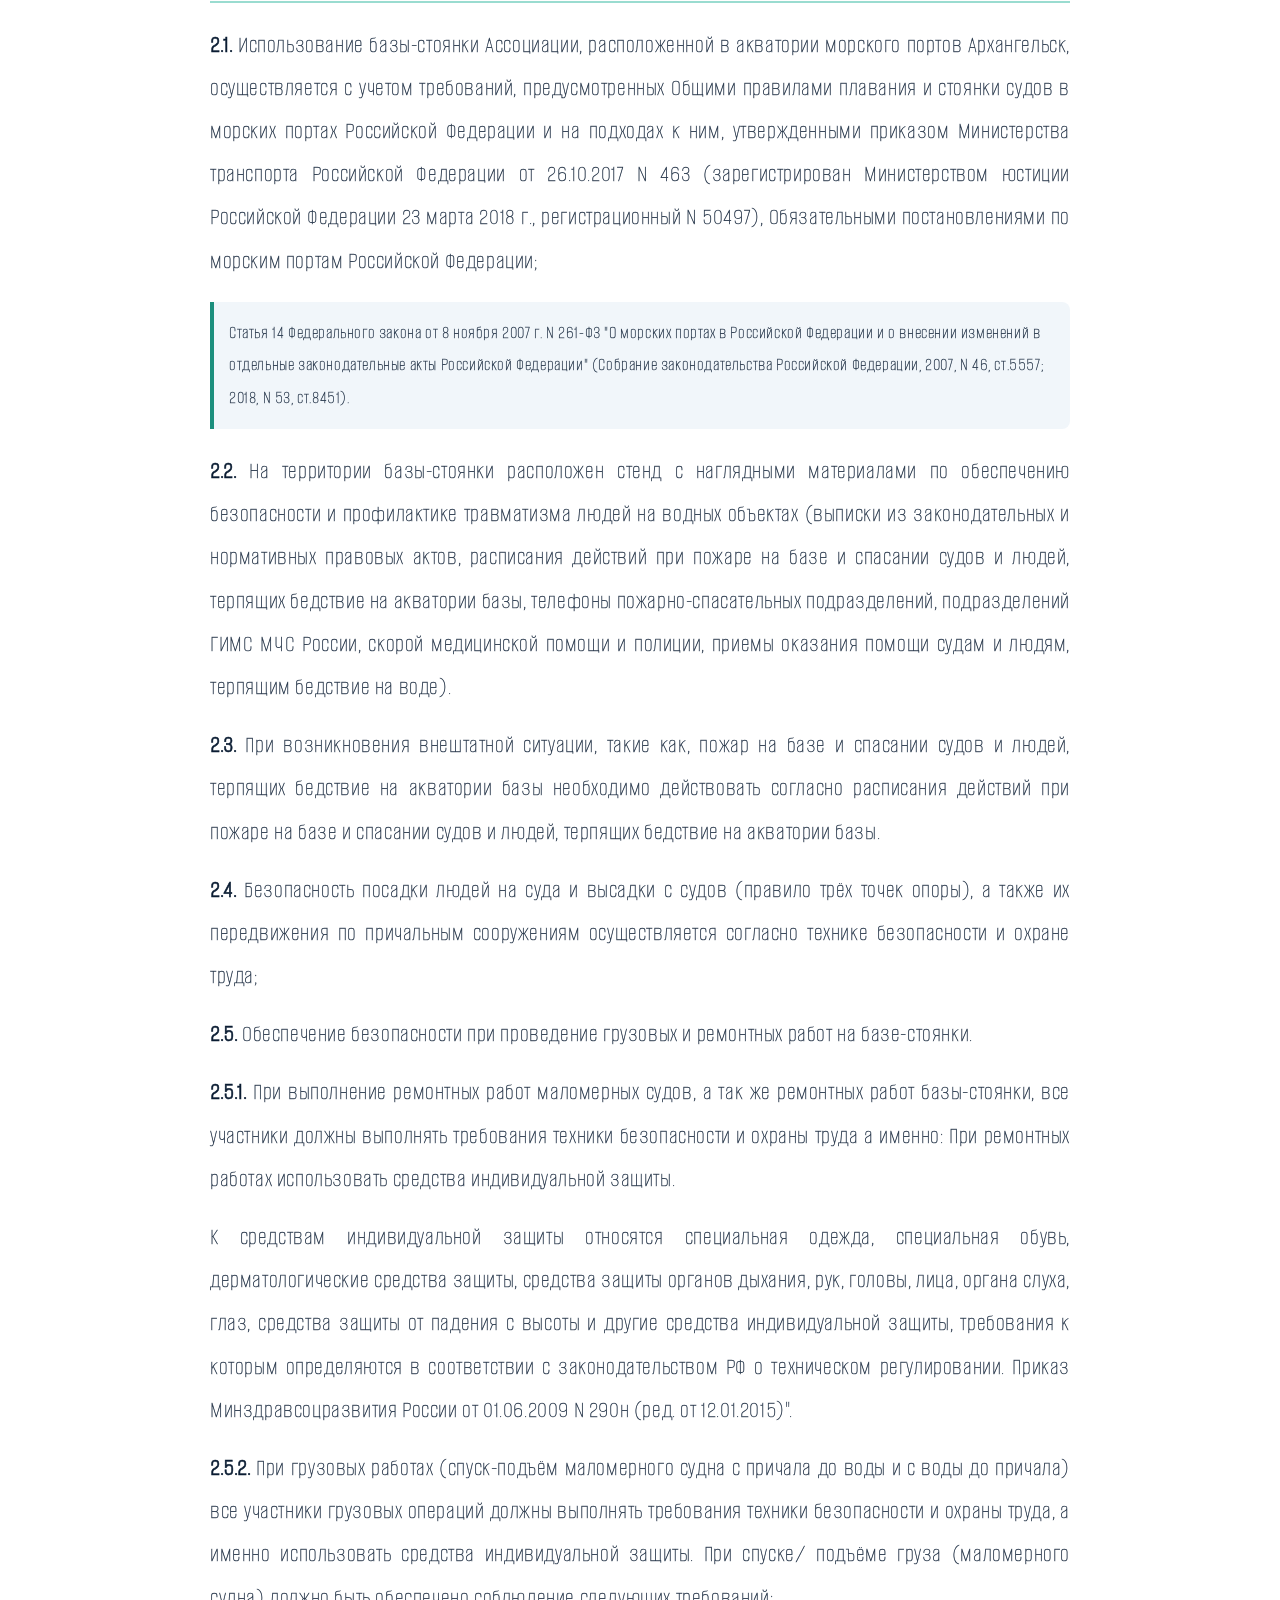
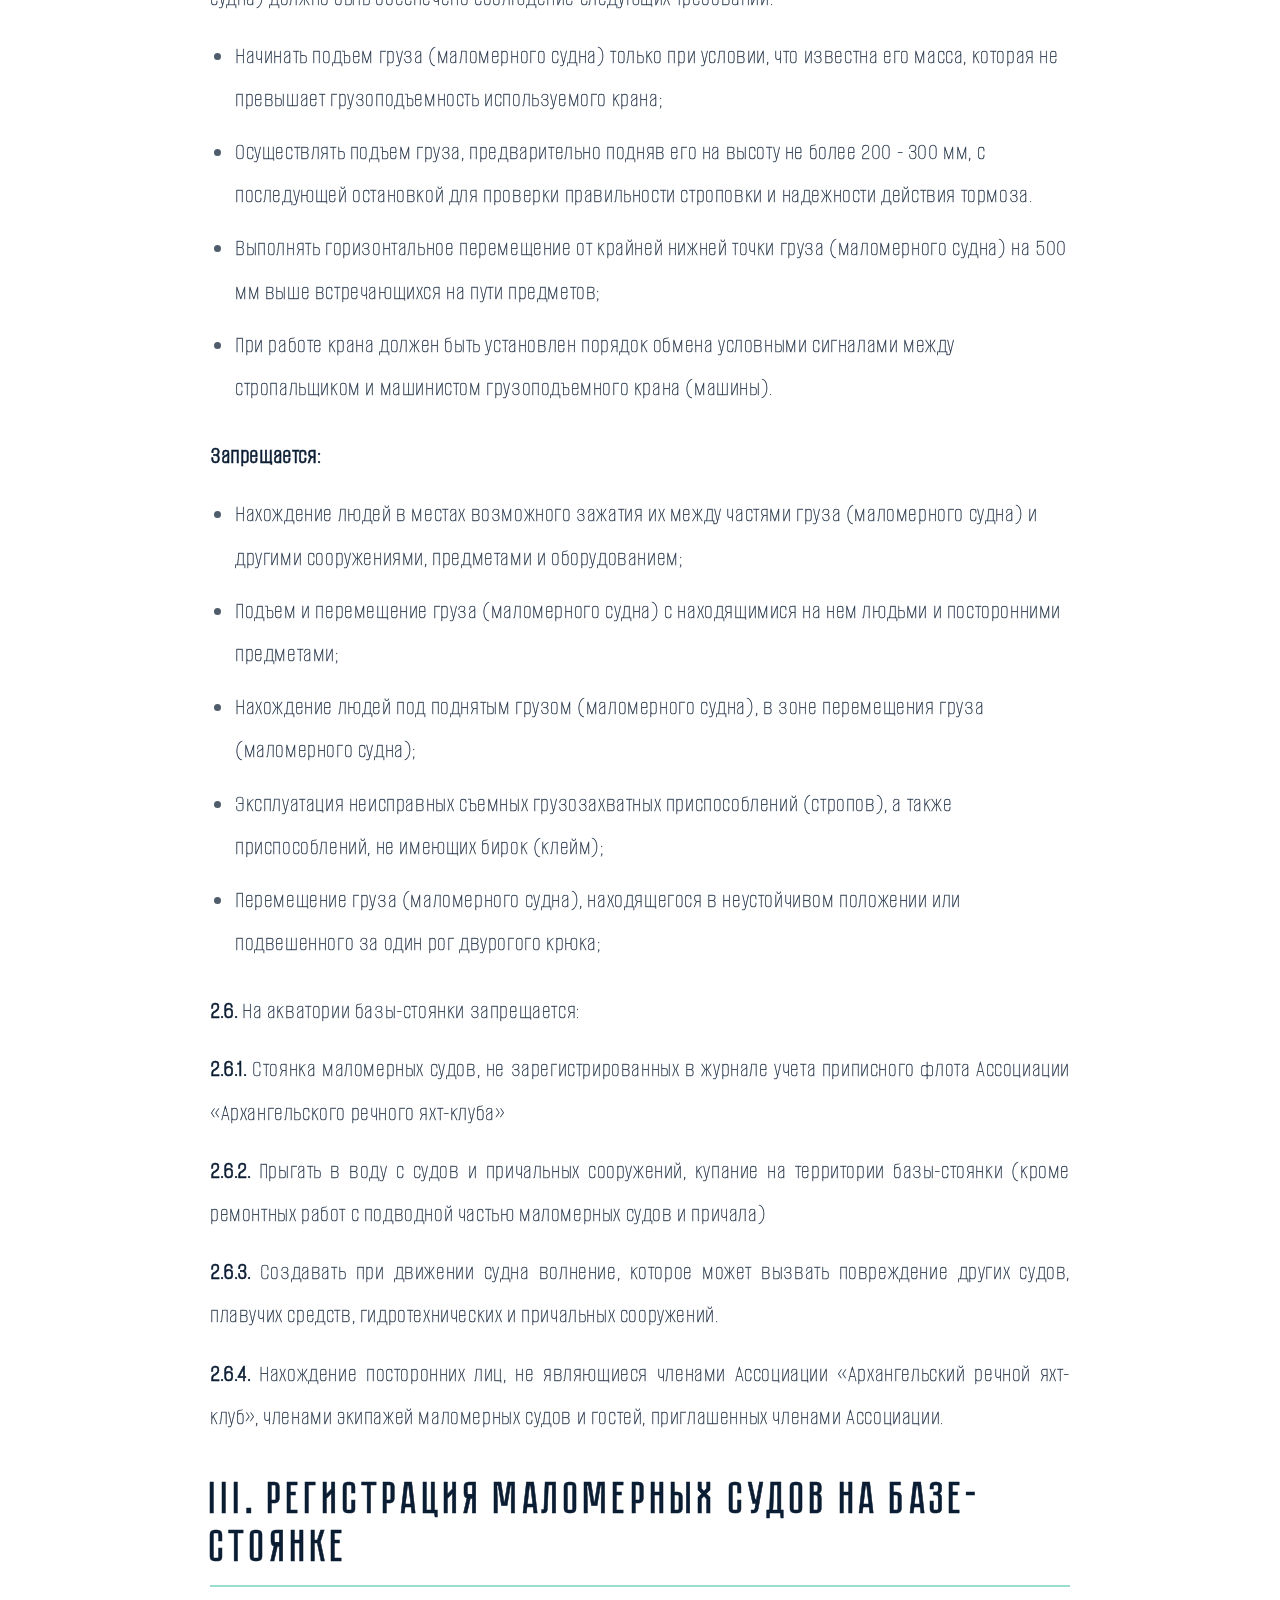
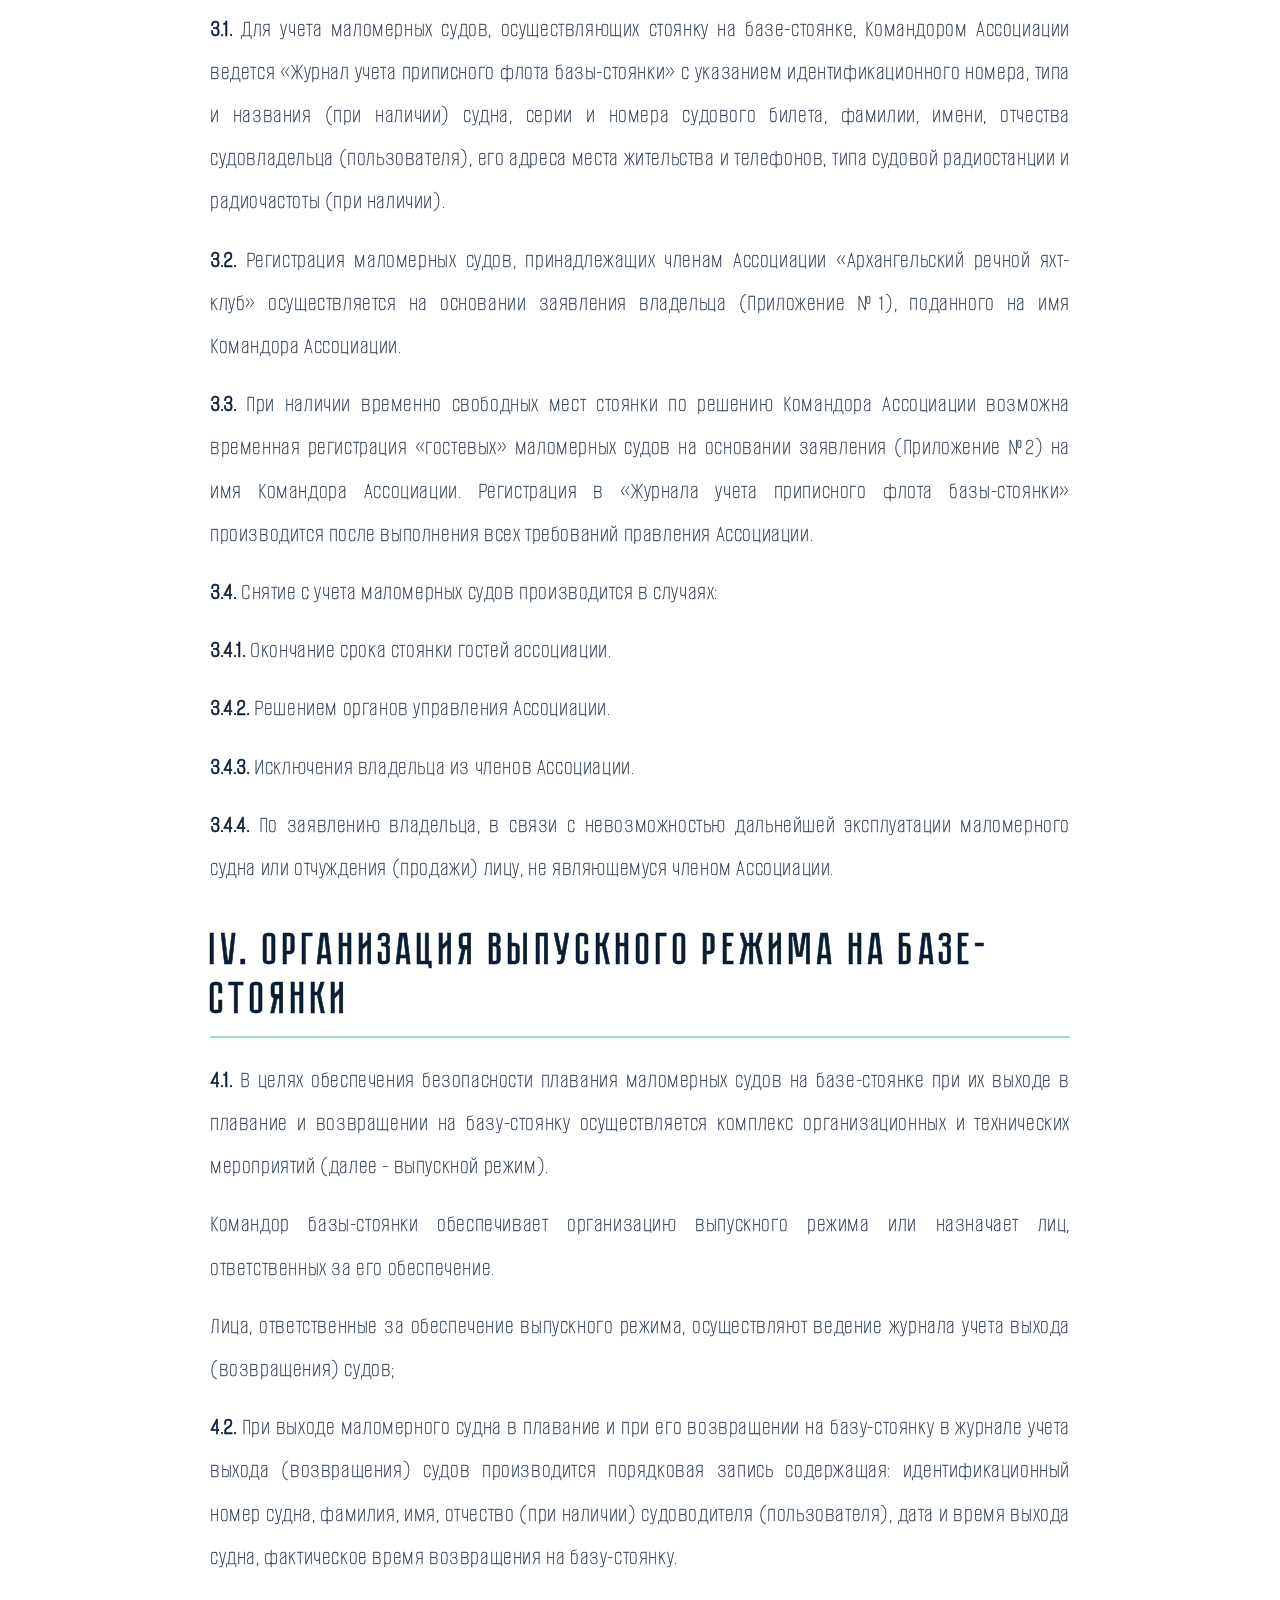
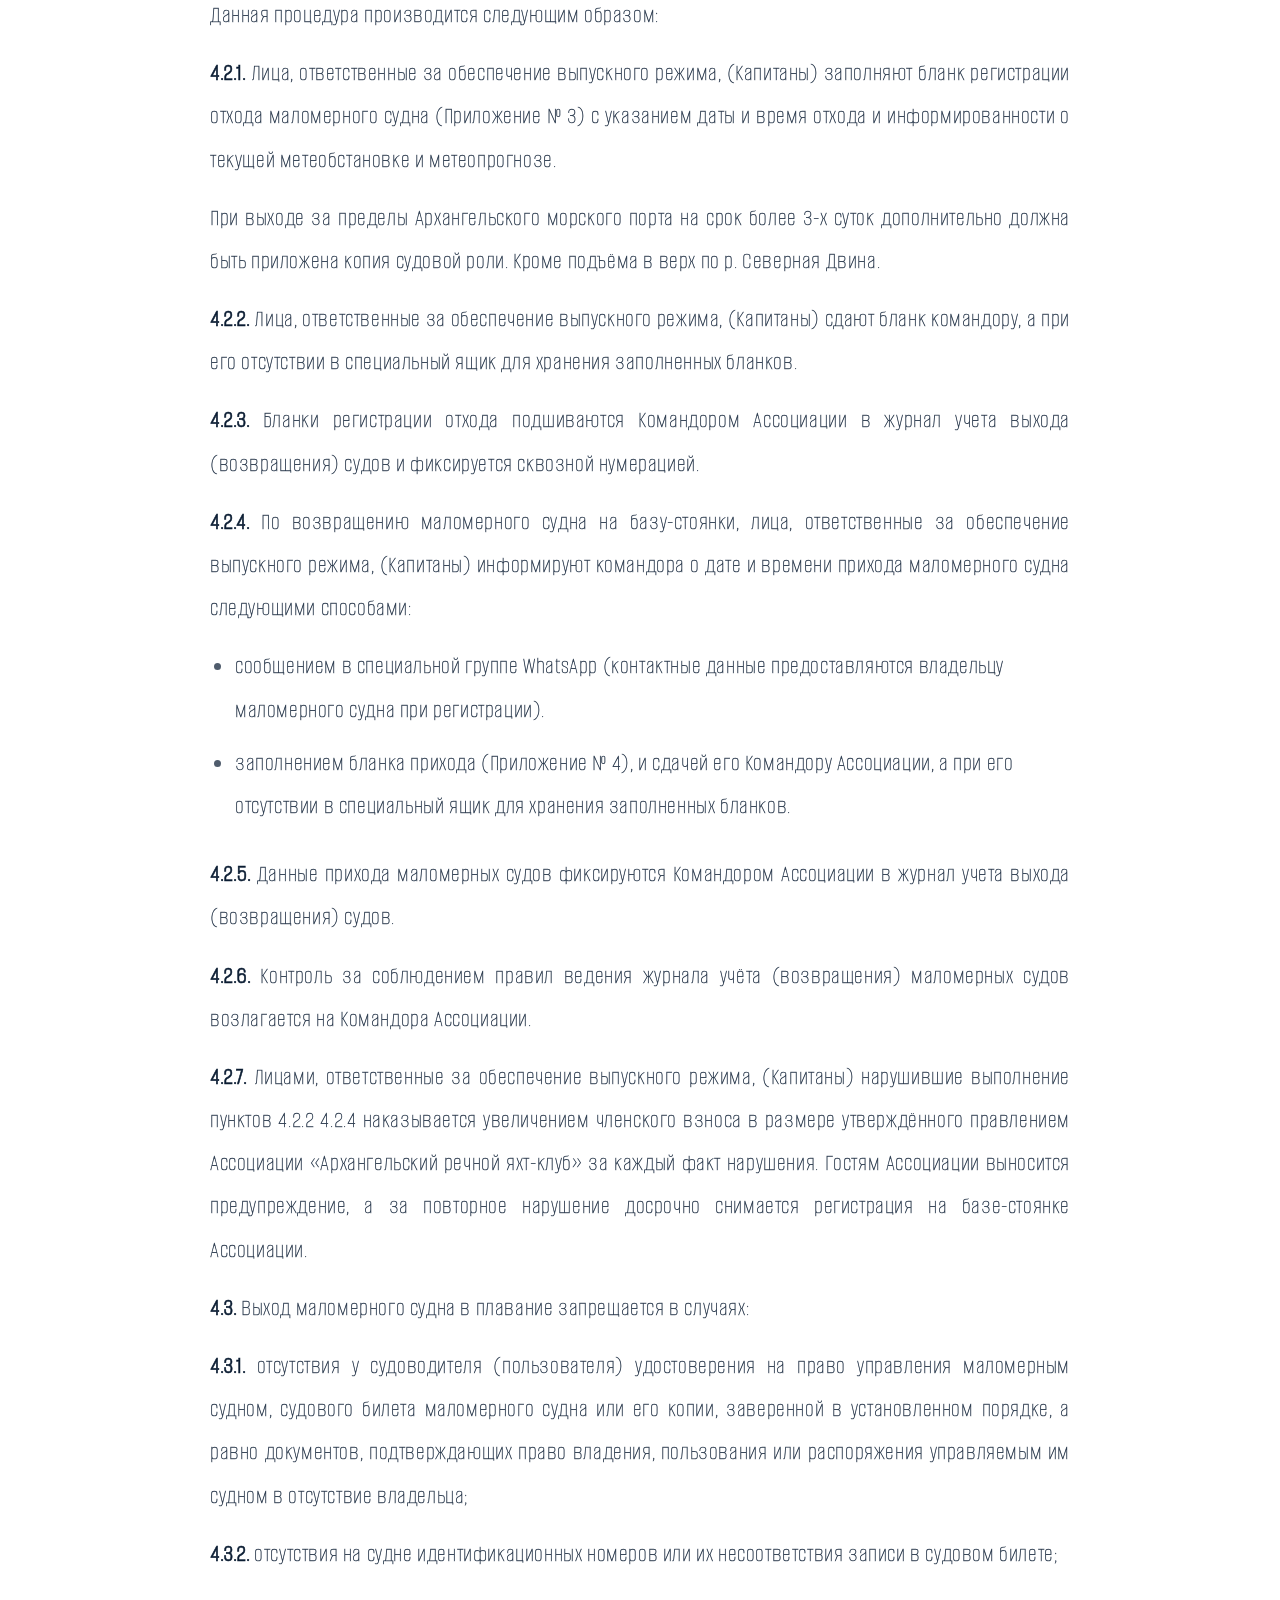
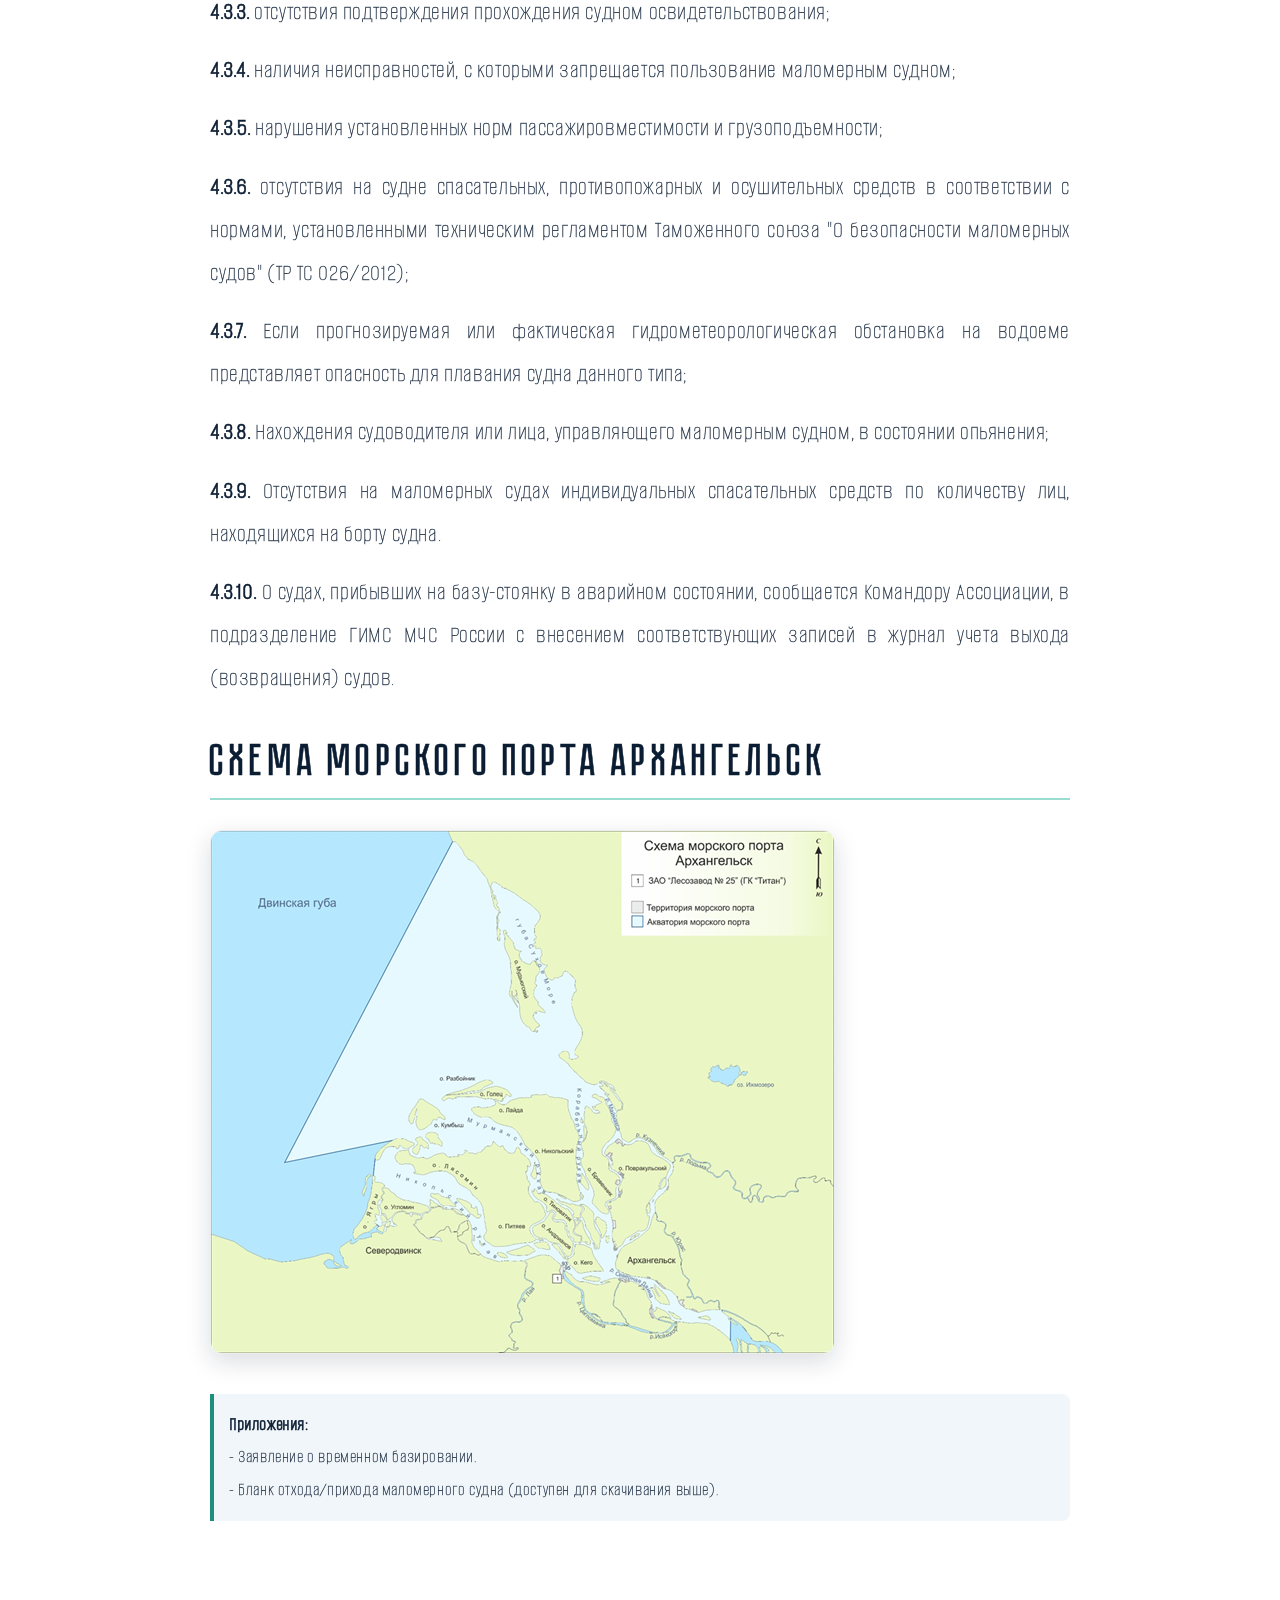
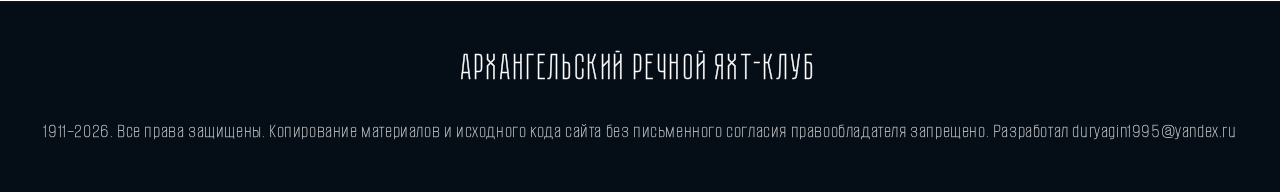
<file: pravila.html>
<!DOCTYPE html>
<html lang="ru">
<head><meta charset="UTF-8"><meta name="viewport" content="width=device-width, initial-scale=1.0"><title>Правила пользования базой</title><link rel="stylesheet" href="style.css"></head>
  <!-- Фавиконка (иконка вкладки) -->
  <link rel="icon" href="img/flag.webp" type="image/webp">
  
  <!-- Мета-теги для соцсетей (Open Graph) -->
  <meta property="og:title" content="Архангельский речной яхт-клуб">
  <meta property="og:description" content="115 лет истории яхтинга на Белом море">
  <meta property="og:image" content="https://ivanduryagin.github.io/yacht-club/img/flag.webp">
  <meta property="og:url" content="https://ivanduryagin.github.io/yacht-club/">
  <meta property="og:type" content="website">
  <link rel="stylesheet" href="style.css">
<body>
  <header class="sticky-header">
    <div class="header-container">
      <a href="index.html" class="header-logo">
        <img src="img/flag.webp" alt="Флаг яхт-клуба" class="header-logo-img">
        <span>Архангельский речной яхт-клуб</span>
      </a>
<div class="header-actions">
  <a href="index.html" class="home-btn" aria-label="На главную">
    <svg viewBox="0 0 24 24" fill="none" stroke="currentColor" stroke-width="2" stroke-linecap="round" stroke-linejoin="round"><line x1="19" y1="12" x2="5" y2="12"></line><polyline points="12 19 5 12 12 5"></polyline></svg>
    <span class="btn-text">На главную</span>
  </a>
  
  <button id="theme-toggle" class="theme-toggle" aria-label="Сменить тему">
    <svg class="icon-sun" viewBox="0 0 24 24" fill="none" stroke="currentColor" stroke-width="2" stroke-linecap="round" stroke-linejoin="round"><circle cx="12" cy="12" r="5"></circle><line x1="12" y1="1" x2="12" y2="3"></line><line x1="12" y1="21" x2="12" y2="23"></line><line x1="4.22" y1="4.22" x2="5.64" y2="5.64"></line><line x1="18.36" y1="18.36" x2="19.78" y2="19.78"></line><line x1="1" y1="12" x2="3" y2="12"></line><line x1="21" y1="12" x2="23" y2="12"></line><line x1="4.22" y1="19.78" x2="5.64" y2="18.36"></line><line x1="18.36" y1="5.64" x2="19.78" y2="4.22"></line></svg>
    <svg class="icon-moon" viewBox="0 0 24 24" fill="none" stroke="currentColor" stroke-width="2" stroke-linecap="round" stroke-linejoin="round"><path d="M21 12.79A9 9 0 1 1 11.21 3 7 7 0 0 0 21 12.79z"></path></svg>
    <span class="btn-text">Тема</span>
  </button>
  
  <button class="menu-btn" onclick="toggleMenu()" aria-label="Меню">
    <svg class="icon-menu" viewBox="0 0 24 24" fill="none" stroke="currentColor" stroke-width="2"><line x1="3" y1="12" x2="21" y2="12"></line><line x1="3" y1="6" x2="21" y2="6"></line><line x1="3" y1="18" x2="21" y2="18"></line></svg>
    <svg class="icon-close" viewBox="0 0 24 24" fill="none" stroke="currentColor" stroke-width="2"><line x1="18" y1="6" x2="6" y2="18"></line><line x1="6" y1="6" x2="18" y2="18"></line></svg>
    <span class="btn-text">Меню</span>
  </button>
</div>
    </div>
  </header>
  
  <div class="menu-overlay" onclick="toggleMenu()"></div>
  
  <aside class="sidebar">
    <div class="sidebar-header">
      <div class="sidebar-title">Меню</div>
      <button class="close-btn" onclick="toggleMenu()">✕</button>
    </div>
    <div class="menu-section-title">Разделы сайта</div>
    <ul class="menu-list">
      <li><a href="ustav-1911.html">Устав яхт-клуба 1911 г.</a></li>
      <li><a href="ustav-2021.html">Устав последняя редакция 18.06.2021</a></li>
      <li><a href="otchety.html">Отчеты о деятельности яхт-клуба</a></li>
      <li><a href="istoriya.html">История яхт-клуба</a></li>
      <li><a href="pesnya.html">Песня спортсменов Архангельского яхт-клуба</a></li>
      <li><a href="kalendar.html">Календарный план яхт-клуба на 2026 г.</a></li>
      <li><a href="pravila.html" class="active">Правила пользования базой стоянки.</a></li>
      <li><a href="gostevye.html">Гостевые стоянки яхт-клуба</a></li>
      <li><a href="navigaciya.html">Навигация 2026</a></li>
    </ul>
    <div class="contact-section">
      <div class="menu-section-title">Контакты</div>
      <div class="contact-block">
        <p>+79118716854</p>
        <p>golovin28@yandex.ru</p>
        <p>г Архангельск, наб Северной Двины, д 110</p>
      </div>
<div class="social-icons">
  <a href="https://vk.ru/yahtklub1911" target="_blank" aria-label="ВКонтакте">
    <img src="img/vk.webp" alt="ВКонтакте">
  </a>
</div>
    </div>
  </aside>

  <main class="main-content">
    <div class="content-wrapper rules-content">
      <h1>Правила пользования базой стоянки</h1>
      <p>Внутренний регламент для членов клуба и владельцев судов, находящихся на территории яхт-клуба.</p>

      <!-- Блок со скачиванием документов (стиль как на странице отчетов) -->
      <ul class="reports-list" style="margin-bottom: 40px;">
        <li>
          <a href="doc/Правила пользования базой стоянки.pdf" download class="report-link">
            <span>Правила пользования базой стоянки (PDF)</span>
            <svg viewBox="0 0 24 24" fill="none" stroke="currentColor" stroke-width="2" stroke-linecap="round" stroke-linejoin="round"><path d="M21 15v4a2 2 0 0 1-2 2H5a2 2 0 0 1-2-2v-4"></path><polyline points="7 10 12 15 17 10"></polyline><line x1="12" y1="15" x2="12" y2="3"></line></svg>
          </a>
        </li>
        <li>
          <a href="doc/Бланки отхода прихода.xlsx" download class="report-link">
            <span>Бланки отхода/прихода маломерного судна (Excel)</span>
            <svg viewBox="0 0 24 24" fill="none" stroke="currentColor" stroke-width="2" stroke-linecap="round" stroke-linejoin="round"><path d="M21 15v4a2 2 0 0 1-2 2H5a2 2 0 0 1-2-2v-4"></path><polyline points="7 10 12 15 17 10"></polyline><line x1="12" y1="15" x2="12" y2="3"></line></svg>
          </a>
        </li>
      </ul>

      <!-- Текст правил -->
      <h2>I. Общие положения</h2>
      <p><strong>1.1.</strong> Настоящие Правила устанавливают единый порядок пользования базой для стоянок маломерных судов Ассоциации «Архангельский речной яхт-клуб» (далее Ассоциация), расположенной в г. Архангельск набережная Северной Двины 110 причал № 86 в соответствии с требованиями приказа № 540 от 20.07.2020.</p>
      <p><strong>1.2.</strong> Под базой для стоянок маломерных судов (далее база-стоянка) понимается комплекс инженерных сооружений, расположенной на причале № 86 и переданных в безвозмездное пользование Ассоциации.</p>
      <p><strong>1.3.</strong> База-стоянка предназначена для нахождения маломерных судов, принадлежащих членам Ассоциации, переданных в оперативное управление Ассоциации, принадлежащим Ассоциации и гостей Ассоциации.</p>
      <p><strong>1.4.</strong> Капитаны, члены экипажа, маломерных судов, члены Ассоциации «Архангельский речной яхт-клуб», гости Ассоциации при нахождении на территории базы-стоянки обязаны:</p>
      <ul>
        <li>соблюдать настоящие Правила, режимы пользования базой-стоянки, установленные правлением Ассоциации.</li>
        <li>выполнять требования должностных лиц базы-стоянки по обеспечению безопасности при выходе судов в плавание.</li>
      </ul>
      <p><strong>1.5.</strong> Лица, нарушившие настоящие Правила, несут ответственность в соответствии с законодательством Российской Федерации.</p>
      <p><strong>1.6.</strong> Контроль за выполнением требований настоящих Правил осуществляет Командор Ассоциации.</p>

      <h2>II. Обеспечение безопасности на базе-стоянки</h2>
      <p><strong>2.1.</strong> Использование базы-стоянки Ассоциации, расположенной в акватории морского портов Архангельск, осуществляется с учетом требований, предусмотренных Общими правилами плавания и стоянки судов в морских портах Российской Федерации и на подходах к ним, утвержденными приказом Министерства транспорта Российской Федерации от 26.10.2017 N 463 (зарегистрирован Министерством юстиции Российской Федерации 23 марта 2018 г., регистрационный N 50497), Обязательными постановлениями по морским портам Российской Федерации;</p>
      
      <div class="footnote">
        Статья 14 Федерального закона от 8 ноября 2007 г. N 261-ФЗ "О морских портах в Российской Федерации и о внесении изменений в отдельные законодательные акты Российской Федерации" (Собрание законодательства Российской Федерации, 2007, N 46, ст.5557; 2018, N 53, ст.8451).
      </div>

      <p><strong>2.2.</strong> На территории базы-стоянки расположен стенд с наглядными материалами по обеспечению безопасности и профилактике травматизма людей на водных объектах (выписки из законодательных и нормативных правовых актов, расписания действий при пожаре на базе и спасании судов и людей, терпящих бедствие на акватории базы, телефоны пожарно-спасательных подразделений, подразделений ГИМС МЧС России, скорой медицинской помощи и полиции, приемы оказания помощи судам и людям, терпящим бедствие на воде).</p>
      <p><strong>2.3.</strong> При возникновения внештатной ситуации, такие как, пожар на базе и спасании судов и людей, терпящих бедствие на акватории базы необходимо действовать согласно расписания действий при пожаре на базе и спасании судов и людей, терпящих бедствие на акватории базы.</p>
      <p><strong>2.4.</strong> Безопасность посадки людей на суда и высадки с судов (правило трёх точек опоры), а также их передвижения по причальным сооружениям осуществляется согласно технике безопасности и охране труда;</p>
      <p><strong>2.5.</strong> Обеспечение безопасности при проведение грузовых и ремонтных работ на базе-стоянки.</p>
      
      <p><strong>2.5.1.</strong> При выполнение ремонтных работ маломерных судов, а так же ремонтных работ базы-стоянки, все участники должны выполнять требования техники безопасности и охраны труда а именно: При ремонтных работах использовать средства индивидуальной защиты.</p>
      <p>К средствам индивидуальной защиты относятся специальная одежда, специальная обувь, дерматологические средства защиты, средства защиты органов дыхания, рук, головы, лица, органа слуха, глаз, средства защиты от падения с высоты и другие средства индивидуальной защиты, требования к которым определяются в соответствии с законодательством РФ о техническом регулировании. Приказ Минздравсоцразвития России от 01.06.2009 N 290н (ред. от 12.01.2015)".</p>
      
      <p><strong>2.5.2.</strong> При грузовых работах (спуск-подъём маломерного судна с причала до воды и с воды до причала) все участники грузовых операций должны выполнять требования техники безопасности и охраны труда, а именно использовать средства индивидуальной защиты. При спуске/ подъёме груза (маломерного судна) должно быть обеспечено соблюдение следующих требований:</p>
      <ul>
        <li>Начинать подъем груза (маломерного судна) только при условии, что известна его масса, которая не превышает грузоподъемность используемого крана;</li>
        <li>Осуществлять подъем груза, предварительно подняв его на высоту не более 200 - 300 мм, с последующей остановкой для проверки правильности строповки и надежности действия тормоза.</li>
        <li>Выполнять горизонтальное перемещение от крайней нижней точки груза (маломерного судна) на 500 мм выше встречающихся на пути предметов;</li>
        <li>При работе крана должен быть установлен порядок обмена условными сигналами между стропальщиком и машинистом грузоподъемного крана (машины).</li>
      </ul>
      <p><strong>Запрещается:</strong></p>
      <ul>
        <li>Нахождение людей в местах возможного зажатия их между частями груза (маломерного судна) и другими сооружениями, предметами и оборудованием;</li>
        <li>Подъем и перемещение груза (маломерного судна) с находящимися на нем людьми и посторонними предметами;</li>
        <li>Нахождение людей под поднятым грузом (маломерного судна), в зоне перемещения груза (маломерного судна);</li>
        <li>Эксплуатация неисправных съемных грузозахватных приспособлений (стропов), а также приспособлений, не имеющих бирок (клейм);</li>
        <li>Перемещение груза (маломерного судна), находящегося в неустойчивом положении или подвешенного за один рог двурогого крюка;</li>
      </ul>

      <p><strong>2.6.</strong> На акватории базы-стоянки запрещается:</p>
      <p><strong>2.6.1.</strong> Стоянка маломерных судов, не зарегистрированных в журнале учета приписного флота Ассоциации «Архангельского речного яхт-клуба»</p>
      <p><strong>2.6.2.</strong> Прыгать в воду с судов и причальных сооружений, купание на территории базы-стоянки (кроме ремонтных работ с подводной частью маломерных судов и причала)</p>
      <p><strong>2.6.3.</strong> Создавать при движении судна волнение, которое может вызвать повреждение других судов, плавучих средств, гидротехнических и причальных сооружений.</p>
      <p><strong>2.6.4.</strong> Нахождение посторонних лиц, не являющиеся членами Ассоциации «Архангельский речной яхт-клуб», членами экипажей маломерных судов и гостей, приглашенных членами Ассоциации.</p>

      <h2>III. Регистрация маломерных судов на базе-стоянке</h2>
      <p><strong>3.1.</strong> Для учета маломерных судов, осуществляющих стоянку на базе-стоянке, Командором Ассоциации ведется «Журнал учета приписного флота базы-стоянки» с указанием идентификационного номера, типа и названия (при наличии) судна, серии и номера судового билета, фамилии, имени, отчества судовладельца (пользователя), его адреса места жительства и телефонов, типа судовой радиостанции и радиочастоты (при наличии).</p>
      <p><strong>3.2.</strong> Регистрация маломерных судов, принадлежащих членам Ассоциации «Архангельский речной яхт-клуб» осуществляется на основании заявления владельца (Приложение №1), поданного на имя Командора Ассоциации.</p>
      <p><strong>3.3.</strong> При наличии временно свободных мест стоянки по решению Командора Ассоциации возможна временная регистрация «гостевых» маломерных судов на основании заявления (Приложение №2) на имя Командора Ассоциации. Регистрация в «Журнала учета приписного флота базы-стоянки» производится после выполнения всех требований правления Ассоциации.</p>
      <p><strong>3.4.</strong> Снятие с учета маломерных судов производится в случаях:</p>
      <p><strong>3.4.1.</strong> Окончание срока стоянки гостей ассоциации.</p>
      <p><strong>3.4.2.</strong> Решением органов управления Ассоциации.</p>
      <p><strong>3.4.3.</strong> Исключения владельца из членов Ассоциации.</p>
      <p><strong>3.4.4.</strong> По заявлению владельца, в связи с невозможностью дальнейшей эксплуатации маломерного судна или отчуждения (продажи) лицу, не являющемуся членом Ассоциации.</p>

      <h2>IV. Организация выпускного режима на базе-стоянки</h2>
      <p><strong>4.1.</strong> В целях обеспечения безопасности плавания маломерных судов на базе-стоянке при их выходе в плавание и возвращении на базу-стоянку осуществляется комплекс организационных и технических мероприятий (далее - выпускной режим).</p>
      <p>Командор базы-стоянки обеспечивает организацию выпускного режима или назначает лиц, ответственных за его обеспечение.</p>
      <p>Лица, ответственные за обеспечение выпускного режима, осуществляют ведение журнала учета выхода (возвращения) судов;</p>
      <p><strong>4.2.</strong> При выходе маломерного судна в плавание и при его возвращении на базу-стоянку в журнале учета выхода (возвращения) судов производится порядковая запись содержащая: идентификационный номер судна, фамилия, имя, отчество (при наличии) судоводителя (пользователя), дата и время выхода судна, фактическое время возвращения на базу-стоянку.</p>
      <p>Данная процедура производится следующим образом:</p>
      <p><strong>4.2.1.</strong> Лица, ответственные за обеспечение выпускного режима, (Капитаны) заполняют бланк регистрации отхода маломерного судна (Приложение № 3) с указанием даты и время отхода и информированности о текущей метеобстановке и метеопрогнозе.</p>
      <p>При выходе за пределы Архангельского морского порта на срок более 3-х суток дополнительно должна быть приложена копия судовой роли. Кроме подъёма в верх по р. Северная Двина.</p>
      <p><strong>4.2.2.</strong> Лица, ответственные за обеспечение выпускного режима, (Капитаны) сдают бланк командору, а при его отсутствии в специальный ящик для хранения заполненных бланков.</p>
      <p><strong>4.2.3.</strong> Бланки регистрации отхода подшиваются Командором Ассоциации в журнал учета выхода (возвращения) судов и фиксируется сквозной нумерацией.</p>
      <p><strong>4.2.4.</strong> По возвращению маломерного судна на базу-стоянки, лица, ответственные за обеспечение выпускного режима, (Капитаны) информируют командора о дате и времени прихода маломерного судна следующими способами:</p>
      <ul>
        <li>сообщением в специальной группе WhatsApp (контактные данные предоставляются владельцу маломерного судна при регистрации).</li>
        <li>заполнением бланка прихода (Приложение № 4), и сдачей его Командору Ассоциации, а при его отсутствии в специальный ящик для хранения заполненных бланков.</li>
      </ul>
      <p><strong>4.2.5.</strong> Данные прихода маломерных судов фиксируются Командором Ассоциации в журнал учета выхода (возвращения) судов.</p>
      <p><strong>4.2.6.</strong> Контроль за соблюдением правил ведения журнала учёта (возвращения) маломерных судов возлагается на Командора Ассоциации.</p>
      <p><strong>4.2.7.</strong> Лицами, ответственные за обеспечение выпускного режима, (Капитаны) нарушившие выполнение пунктов 4.2.2 4.2.4 наказывается увеличением членского взноса в размере утверждённого правлением Ассоциации «Архангельский речной яхт-клуб» за каждый факт нарушения. Гостям Ассоциации выносится предупреждение, а за повторное нарушение досрочно снимается регистрация на базе-стоянке Ассоциации.</p>

      <p><strong>4.3.</strong> Выход маломерного судна в плавание запрещается в случаях:</p>
      <p><strong>4.3.1.</strong> отсутствия у судоводителя (пользователя) удостоверения на право управления маломерным судном, судового билета маломерного судна или его копии, заверенной в установленном порядке, а равно документов, подтверждающих право владения, пользования или распоряжения управляемым им судном в отсутствие владельца;</p>
      <p><strong>4.3.2.</strong> отсутствия на судне идентификационных номеров или их несоответствия записи в судовом билете;</p>
      <p><strong>4.3.3.</strong> отсутствия подтверждения прохождения судном освидетельствования;</p>
      <p><strong>4.3.4.</strong> наличия неисправностей, с которыми запрещается пользование маломерным судном;</p>
      <p><strong>4.3.5.</strong> нарушения установленных норм пассажировместимости и грузоподъемности;</p>
      <p><strong>4.3.6.</strong> отсутствия на судне спасательных, противопожарных и осушительных средств в соответствии с нормами, установленными техническим регламентом Таможенного союза "О безопасности маломерных судов" (ТР ТС 026/2012);</p>
      <p><strong>4.3.7.</strong> Если прогнозируемая или фактическая гидрометеорологическая обстановка на водоеме представляет опасность для плавания судна данного типа;</p>
      <p><strong>4.3.8.</strong> Нахождения судоводителя или лица, управляющего маломерным судном, в состоянии опьянения;</p>
      <p><strong>4.3.9.</strong> Отсутствия на маломерных судах индивидуальных спасательных средств по количеству лиц, находящихся на борту судна.</p>
      <p><strong>4.3.10.</strong> О судах, прибывших на базу-стоянку в аварийном состоянии, сообщается Командору Ассоциации, в подразделение ГИМС МЧС России с внесением соответствующих записей в журнал учета выхода (возвращения) судов.</p>

      <h2>Схема морского порта Архангельск</h2>
      <figure class="port-schema">
        <img src="img/Схема морского порта.webp" alt="Схема морского порта Архангельск">
      </figure>

      <div class="footnote" style="margin-top: 40px;">
        <strong>Приложения:</strong><br>
        - Заявление о временном базировании.<br>
        - Бланк отхода/прихода маломерного судна (доступен для скачивания выше).
      </div>

    </div>
  </main>

  <!-- ПОДВАЛ -->
  <footer class="site-footer">
    <span class="footer-logo">Архангельский речной яхт-клуб</span>
    <p style="margin-top: 15px; font-size: 1rem;">1911–2026. Все права защищены. Копирование материалов и исходного кода сайта без письменного согласия правообладателя запрещено. Разработал duryagin1995@yandex.ru</p>
  </footer>

  <script src="script.js"></script>
</body>
</html>
</file>
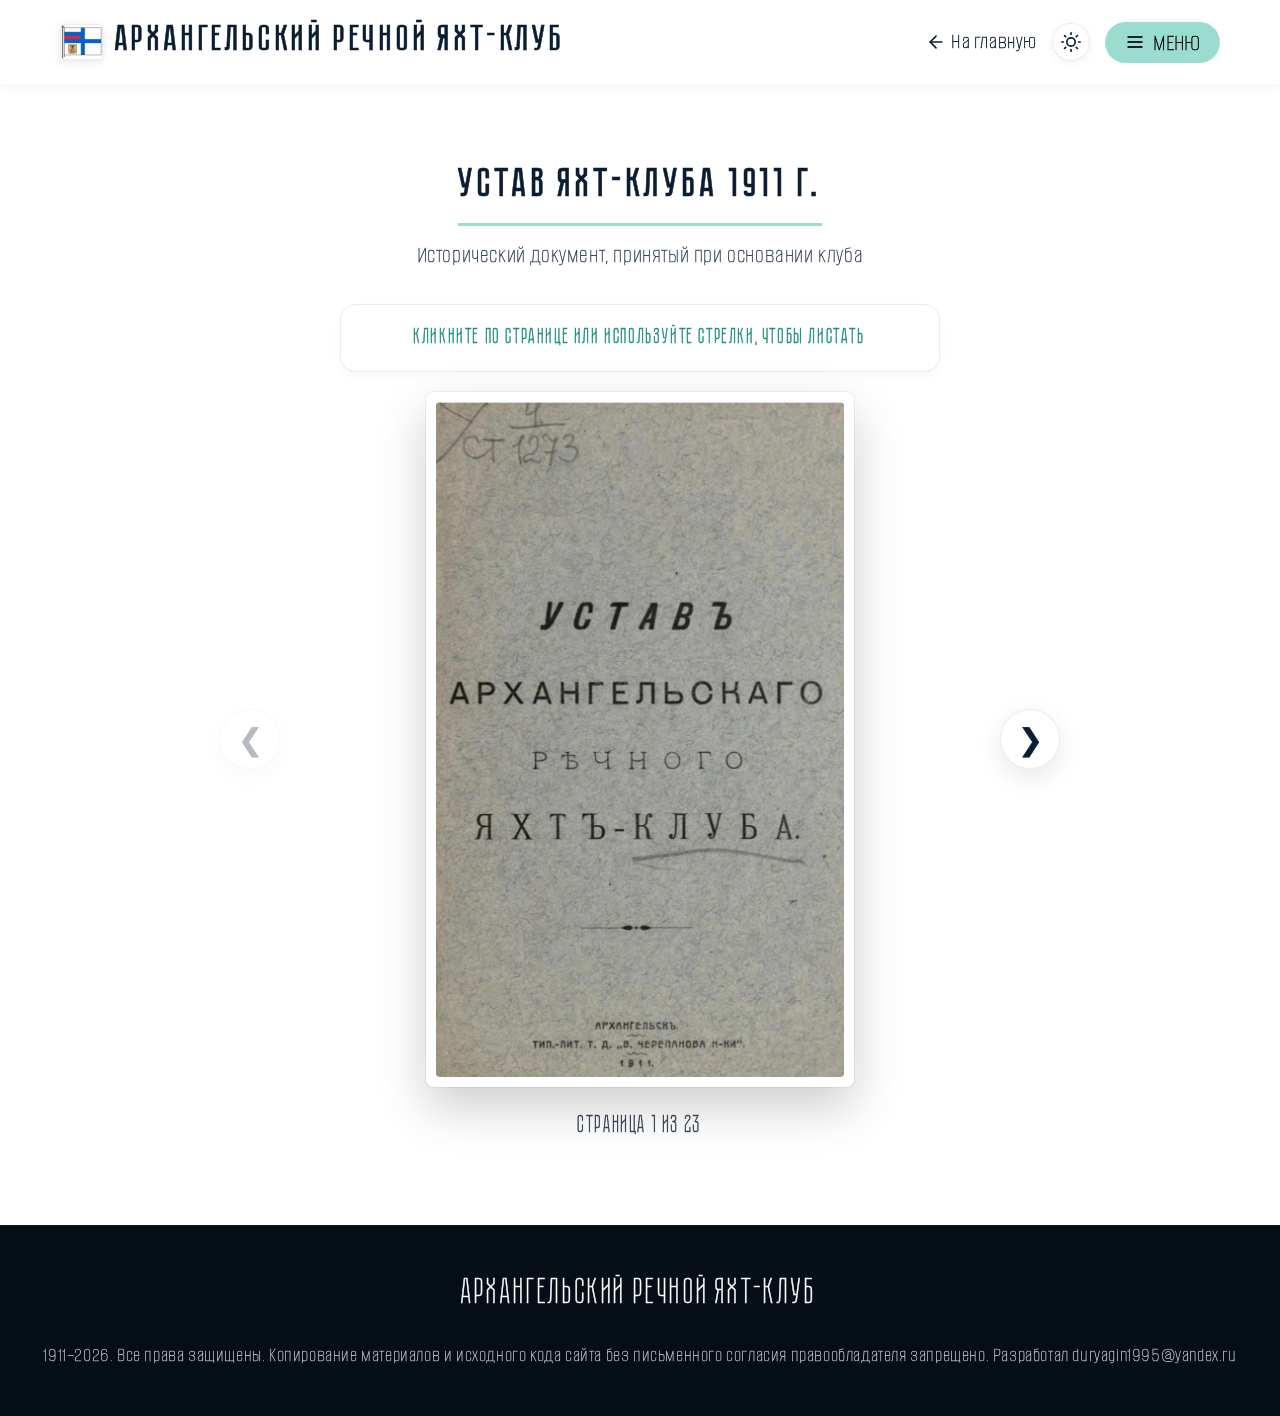
<file: ustav-1911.html>
<!DOCTYPE html>
<html lang="ru">
<head><meta charset="UTF-8"><meta name="viewport" content="width=device-width, initial-scale=1.0"><title>Устав 1911 г.</title><link rel="stylesheet" href="style.css"></head>
  <!-- Фавиконка (иконка вкладки) -->
  <link rel="icon" href="img/flag.webp" type="image/webp">
  
  <!-- Мета-теги для соцсетей (Open Graph) -->
  <meta property="og:title" content="Архангельский речной яхт-клуб">
  <meta property="og:description" content="115 лет истории яхтинга на Белом море">
  <meta property="og:image" content="https://ivanduryagin.github.io/yacht-club/img/flag.webp">
  <meta property="og:url" content="https://ivanduryagin.github.io/yacht-club/">
  <meta property="og:type" content="website">
  <link rel="stylesheet" href="style.css">
<body>
  <header class="sticky-header">
    <div class="header-container">
      <a href="index.html" class="header-logo">
        <img src="img/flag.webp" alt="Флаг яхт-клуба" class="header-logo-img">
        <span>Архангельский речной яхт-клуб</span>
      </a>
      <div class="header-actions">
  <a href="index.html" class="home-btn" aria-label="На главную">
    <svg viewBox="0 0 24 24" fill="none" stroke="currentColor" stroke-width="2" stroke-linecap="round" stroke-linejoin="round"><line x1="19" y1="12" x2="5" y2="12"></line><polyline points="12 19 5 12 12 5"></polyline></svg>
    <span class="btn-text">На главную</span>
  </a>
  
  <button id="theme-toggle" class="theme-toggle" aria-label="Сменить тему">
    <svg class="icon-sun" viewBox="0 0 24 24" fill="none" stroke="currentColor" stroke-width="2" stroke-linecap="round" stroke-linejoin="round"><circle cx="12" cy="12" r="5"></circle><line x1="12" y1="1" x2="12" y2="3"></line><line x1="12" y1="21" x2="12" y2="23"></line><line x1="4.22" y1="4.22" x2="5.64" y2="5.64"></line><line x1="18.36" y1="18.36" x2="19.78" y2="19.78"></line><line x1="1" y1="12" x2="3" y2="12"></line><line x1="21" y1="12" x2="23" y2="12"></line><line x1="4.22" y1="19.78" x2="5.64" y2="18.36"></line><line x1="18.36" y1="5.64" x2="19.78" y2="4.22"></line></svg>
    <svg class="icon-moon" viewBox="0 0 24 24" fill="none" stroke="currentColor" stroke-width="2" stroke-linecap="round" stroke-linejoin="round"><path d="M21 12.79A9 9 0 1 1 11.21 3 7 7 0 0 0 21 12.79z"></path></svg>
    <span class="btn-text">Тема</span>
  </button>
  
  <button class="menu-btn" onclick="toggleMenu()" aria-label="Меню">
    <svg class="icon-menu" viewBox="0 0 24 24" fill="none" stroke="currentColor" stroke-width="2"><line x1="3" y1="12" x2="21" y2="12"></line><line x1="3" y1="6" x2="21" y2="6"></line><line x1="3" y1="18" x2="21" y2="18"></line></svg>
    <svg class="icon-close" viewBox="0 0 24 24" fill="none" stroke="currentColor" stroke-width="2"><line x1="18" y1="6" x2="6" y2="18"></line><line x1="6" y1="6" x2="18" y2="18"></line></svg>
    <span class="btn-text">Меню</span>
  </button>
</div>
    </div>
  </header>
  <div class="menu-overlay" onclick="toggleMenu()"></div>
  <aside class="sidebar">
    <div class="sidebar-header">
      <div class="sidebar-title">Меню</div>
      <button class="close-btn" onclick="toggleMenu()">✕</button>
    </div>
    <div class="menu-section-title">Разделы сайта</div>
    <ul class="menu-list">
      <li><a href="ustav-1911.html" class="active">Устав яхт-клуба 1911 г.</a></li>
      <li><a href="ustav-2021.html">Устав последняя редакция 18.06.2021</a></li>
      <li><a href="otchety.html">Отчеты о деятельности яхт-клуба</a></li>
      <li><a href="istoriya.html">История яхт-клуба</a></li>
      <li><a href="pesnya.html">Песня спортсменов Архангельского яхт-клуба</a></li>
      <li><a href="kalendar.html">Календарный план яхт-клуба на 2026 г.</a></li>
      <li><a href="pravila.html">Правила пользования базой стоянки.</a></li>
      <li><a href="gostevye.html">Гостевые стоянки яхт-клуба</a></li>
      <li><a href="navigaciya.html">Навигация 2026</a></li>
    </ul>
    <div class="contact-section">
      <div class="menu-section-title">Контакты</div>
      <div class="contact-block">
        <p>+79118716854</p>
        <p>golovin28@yandex.ru</p>
        <p>г Архангельск, наб Северной Двины, д 110</p>
      </div>
<div class="social-icons">
  <a href="https://vk.ru/yahtklub1911" target="_blank" aria-label="ВКонтакте">
    <img src="img/vk.webp" alt="ВКонтакте">
  </a>
</div>
    </div>
  </aside>

  <!-- КОНТЕНТ СТРАНИЦЫ -->
  <main class="main-content">
    <div class="content-wrapper" style="max-width: 1000px;">
      
      <div class="book-wrapper">
        <h1 style="text-align: center; margin-bottom: 10px;">Устав яхт-клуба 1911 г.</h1>
        <p style="text-align: center; margin-bottom: 30px;">Исторический документ, принятый при основании клуба</p>
        
        <!-- Подсказка -->
        <div class="book-hint" style="margin-left: auto; margin-right: auto; max-width: 600px;">
          Кликните по странице или используйте стрелки, чтобы листать
        </div>

        <!-- Книга -->
        <div class="book-container" data-total="23" data-prefix="">
          <button class="book-btn prev" onclick="prevPage()">❮</button>
          
          <div class="book-page" onclick="nextPage()">
            <img id="charter-image" src="img/1.webp" alt="Страница устава">
          </div>
          
          <button class="book-btn next" onclick="nextPage()">❯</button>
        </div>

        <!-- Счетчик страниц -->
        <div class="book-pagination">
          Страница <span id="current-page-num">1</span> из 23
        </div>
      </div>

    </div>
  </main>

  <!-- ПОДВАЛ -->
  <footer class="site-footer">
    <span class="footer-logo">Архангельский речной яхт-клуб</span>
    <p style="margin-top: 15px; font-size: 1rem;">1911–2026. Все права защищены. Копирование материалов и исходного кода сайта без письменного согласия правообладателя запрещено. Разработал duryagin1995@yandex.ru</p>
  </footer>

  <script src="script.js"></script>
</body>
</html>
</file>
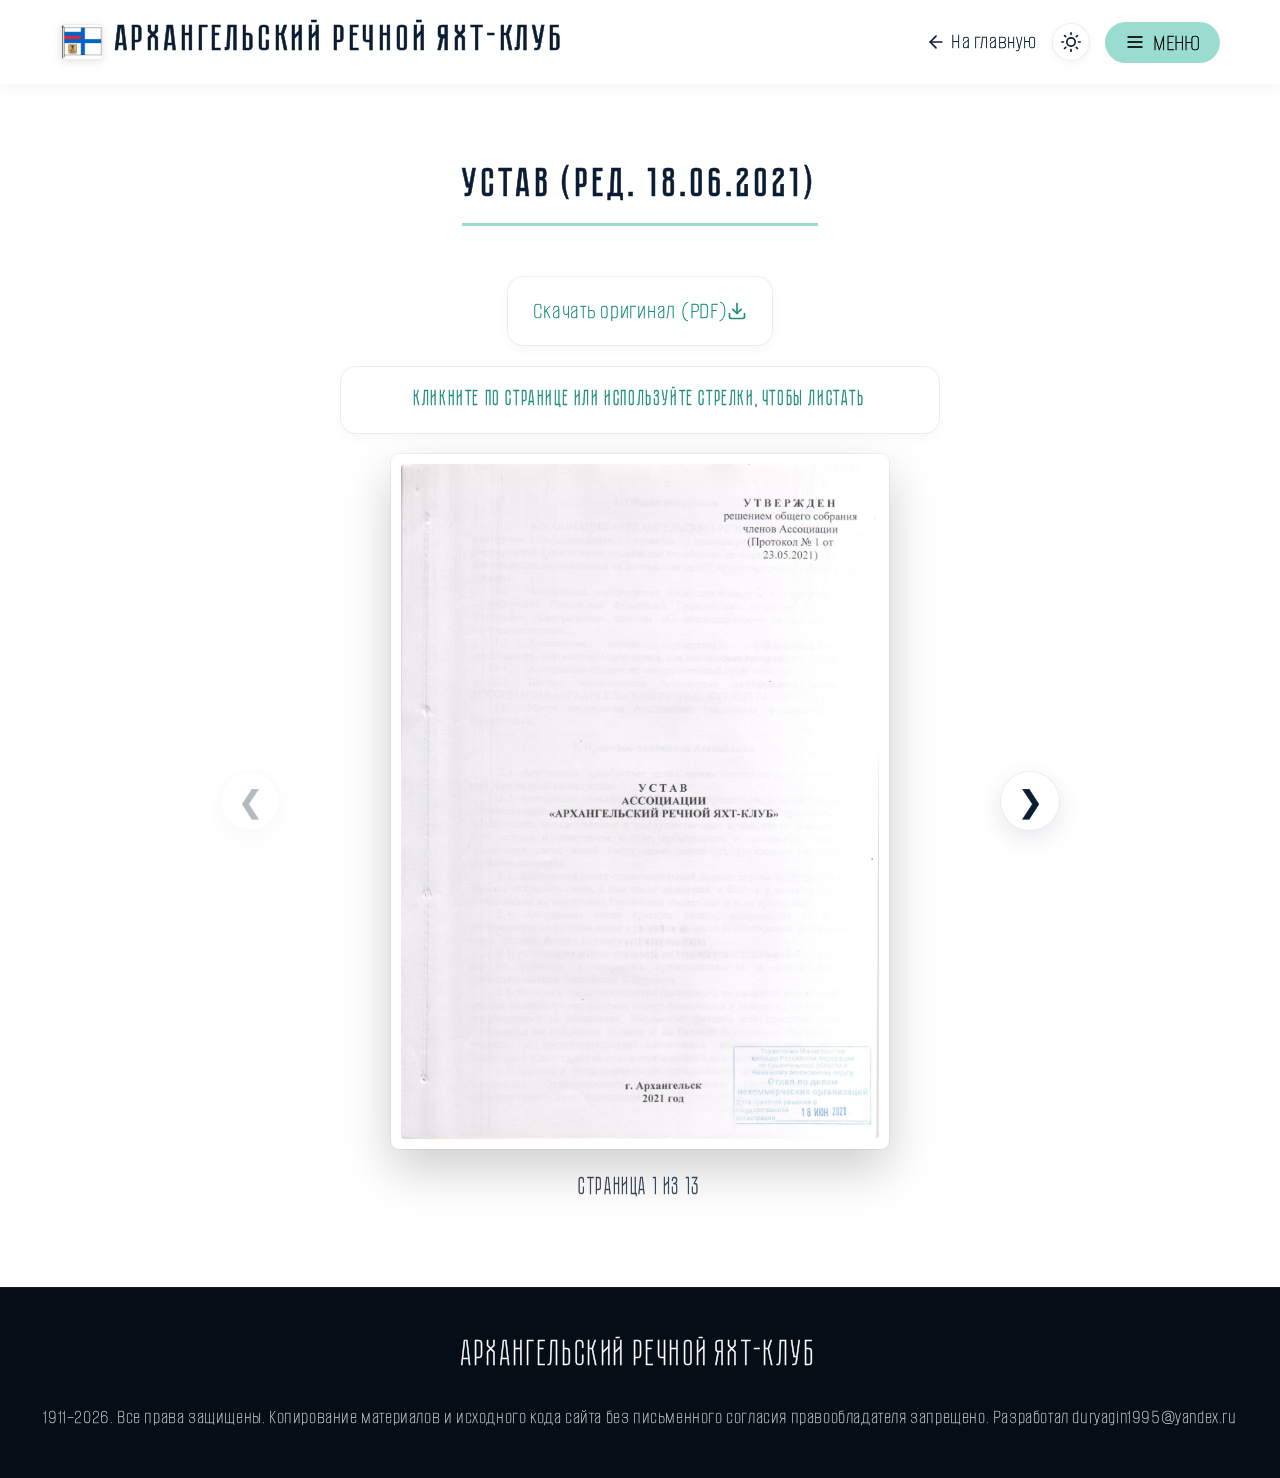
<file: ustav-2021.html>
<!DOCTYPE html>
<html lang="ru">
<head><meta charset="UTF-8"><meta name="viewport" content="width=device-width, initial-scale=1.0"><title>Устав 2021 г.</title><link rel="stylesheet" href="style.css"></head>
  <!-- Фавиконка (иконка вкладки) -->
  <link rel="icon" href="img/flag.webp" type="image/webp">
  
  <!-- Мета-теги для соцсетей (Open Graph) -->
  <meta property="og:title" content="Архангельский речной яхт-клуб">
  <meta property="og:description" content="115 лет истории яхтинга на Белом море">
  <meta property="og:image" content="https://ivanduryagin.github.io/yacht-club/img/flag.webp">
  <meta property="og:url" content="https://ivanduryagin.github.io/yacht-club/">
  <meta property="og:type" content="website">
  <link rel="stylesheet" href="style.css">
<body>
  <header class="sticky-header">
    <div class="header-container">
      <a href="index.html" class="header-logo">
        <img src="img/flag.webp" alt="Флаг яхт-клуба" class="header-logo-img">
        <span>Архангельский речной яхт-клуб</span>
      </a>
<div class="header-actions">
  <a href="index.html" class="home-btn" aria-label="На главную">
    <svg viewBox="0 0 24 24" fill="none" stroke="currentColor" stroke-width="2" stroke-linecap="round" stroke-linejoin="round"><line x1="19" y1="12" x2="5" y2="12"></line><polyline points="12 19 5 12 12 5"></polyline></svg>
    <span class="btn-text">На главную</span>
  </a>
  
  <button id="theme-toggle" class="theme-toggle" aria-label="Сменить тему">
    <svg class="icon-sun" viewBox="0 0 24 24" fill="none" stroke="currentColor" stroke-width="2" stroke-linecap="round" stroke-linejoin="round"><circle cx="12" cy="12" r="5"></circle><line x1="12" y1="1" x2="12" y2="3"></line><line x1="12" y1="21" x2="12" y2="23"></line><line x1="4.22" y1="4.22" x2="5.64" y2="5.64"></line><line x1="18.36" y1="18.36" x2="19.78" y2="19.78"></line><line x1="1" y1="12" x2="3" y2="12"></line><line x1="21" y1="12" x2="23" y2="12"></line><line x1="4.22" y1="19.78" x2="5.64" y2="18.36"></line><line x1="18.36" y1="5.64" x2="19.78" y2="4.22"></line></svg>
    <svg class="icon-moon" viewBox="0 0 24 24" fill="none" stroke="currentColor" stroke-width="2" stroke-linecap="round" stroke-linejoin="round"><path d="M21 12.79A9 9 0 1 1 11.21 3 7 7 0 0 0 21 12.79z"></path></svg>
    <span class="btn-text">Тема</span>
  </button>
  
  <button class="menu-btn" onclick="toggleMenu()" aria-label="Меню">
    <svg class="icon-menu" viewBox="0 0 24 24" fill="none" stroke="currentColor" stroke-width="2"><line x1="3" y1="12" x2="21" y2="12"></line><line x1="3" y1="6" x2="21" y2="6"></line><line x1="3" y1="18" x2="21" y2="18"></line></svg>
    <svg class="icon-close" viewBox="0 0 24 24" fill="none" stroke="currentColor" stroke-width="2"><line x1="18" y1="6" x2="6" y2="18"></line><line x1="6" y1="6" x2="18" y2="18"></line></svg>
    <span class="btn-text">Меню</span>
  </button>
</div>
    </div>
  </header>
  
  <div class="menu-overlay" onclick="toggleMenu()"></div>
  
  <aside class="sidebar">
    <div class="sidebar-header">
      <div class="sidebar-title">Меню</div>
      <button class="close-btn" onclick="toggleMenu()">✕</button>
    </div>
    <div class="menu-section-title">Разделы сайта</div>
    <ul class="menu-list">
      <li><a href="ustav-1911.html">Устав яхт-клуба 1911 г.</a></li>
      <li><a href="ustav-2021.html" class="active">Устав последняя редакция 18.06.2021</a></li>
      <li><a href="otchety.html">Отчеты о деятельности яхт-клуба</a></li>
      <li><a href="istoriya.html">История яхт-клуба</a></li>
      <li><a href="pesnya.html">Песня спортсменов Архангельского яхт-клуба</a></li>
      <li><a href="kalendar.html">Календарный план яхт-клуба на 2026 г.</a></li>
      <li><a href="pravila.html">Правила пользования базой стоянки.</a></li>
      <li><a href="gostevye.html">Гостевые стоянки яхт-клуба</a></li>
      <li><a href="navigaciya.html">Навигация 2026</a></li>
    </ul>
    <div class="contact-section">
      <div class="menu-section-title">Контакты</div>
      <div class="contact-block">
        <p>+79118716854</p>
        <p>golovin28@yandex.ru</p>
        <p>г Архангельск, наб Северной Двины, д 110</p>
      </div>
<div class="social-icons">
  <a href="https://vk.ru/yahtklub1911" target="_blank" aria-label="ВКонтакте">
    <img src="img/vk.webp" alt="ВКонтакте">
  </a>
</div>
    </div>
  </aside>
  
  <main class="main-content">
    <div class="content-wrapper" style="max-width: 1000px;">
      
      <div class="book-wrapper">
        <h1 style="text-align: center; margin-bottom: 10px;">Устав (ред. 18.06.2021)</h1>
        
<!-- Кнопка скачивания PDF -->
<div style="text-align: center; margin-top: 40px; margin-bottom: 20px;">
  <a href="doc/Ustav-18.06.21.pdf" download class="btn-primary" style="display: flex; justify-content: space-between; align-items: center; width: 100%; max-width: 600px; margin: 0 auto; padding: 15px 25px; font-size: 1.2rem; text-transform: none; letter-spacing: 0.03em;">
    <span>Скачать оригинал (PDF)</span>
    <svg width="20" height="20" viewBox="0 0 24 24" fill="none" stroke="currentColor" stroke-width="2" stroke-linecap="round" stroke-linejoin="round"><path d="M21 15v4a2 2 0 0 1-2 2H5a2 2 0 0 1-2-2v-4"></path><polyline points="7 10 12 15 17 10"></polyline><line x1="12" y1="15" x2="12" y2="3"></line></svg>
  </a>
</div>

<!-- Подсказка -->
<div class="book-hint" style="margin-left: auto; margin-right: auto; max-width: 600px;">
  Кликните по странице или используйте стрелки, чтобы листать
</div>

        <!-- Книга (добавлены data-атрибуты) -->
        <div class="book-container" data-total="13" data-prefix="n">
          <button class="book-btn prev" onclick="prevPage()">❮</button>
          
          <div class="book-page" onclick="nextPage()">
            <img id="charter-image" src="img/1n.webp" alt="Страница устава">
          </div>
          
          <button class="book-btn next" onclick="nextPage()">❯</button>
        </div>

        <!-- Счетчик страниц -->
        <div class="book-pagination">
          Страница <span id="current-page-num">1</span> из <span>13</span>
        </div>
      </div>

    </div>
  </main>

  <!-- ПОДВАЛ -->
  <footer class="site-footer">
    <span class="footer-logo">Архангельский речной яхт-клуб</span>
    <p style="margin-top: 15px; font-size: 1rem;">1911–2026. Все права защищены. Копирование материалов и исходного кода сайта без письменного согласия правообладателя запрещено. Разработал duryagin1995@yandex.ru</p>
  </footer>

  <script src="script.js"></script>
</body>
</html>
</file>
<file: style.css>
/* ===== Подключение локальных шрифтов ===== */
@font-face {
  font-family: 'Pobeda';
  src: url('fonts/Pobeda-Regular.woff2') format('woff2');
  font-weight: 400;
  font-style: normal;
  font-display: swap;
}
@font-face {
  font-family: 'Pobeda';
  src: url('fonts/Pobeda-Bold.woff2') format('woff2');
  font-weight: 700;
  font-style: normal;
  font-display: swap;
}
@font-face {
  font-family: 'Alumni Sans Pinstripe';
  src: url('fonts/AlumniSansPinstripe-Regular.woff2') format('woff2');
  font-weight: 400;
  font-style: normal;
  font-display: swap;
}
@font-face {
  font-family: 'Alumni Sans Pinstripe';
  src: url('fonts/AlumniSansPinstripe-Italic.woff2') format('woff2');
  font-weight: 400;
  font-style: italic;
  font-display: swap;
}

/* ===== Переменные ===== */
:root {
  --color-primary: #9adcd0;
  --color-primary-strong: #1c8f7d;
  --color-dark: #0b1d33;
  --color-light: #ffffff;

  --color-text: #0b1d33;
  --color-text-muted: rgba(11, 29, 51, 0.72);

  --color-surface: #ffffff;
  --color-surface-alt: #f1f6fa;
  --color-border: rgba(11, 29, 51, 0.08);

  --font-title: 'Pobeda', system-ui, sans-serif;
  --font-text: 'Alumni Sans Pinstripe', system-ui, sans-serif;

  --border-radius-btn: 100px;
  --transition: 0.2s ease;
  color-scheme: light;
}

.dark-mode {
  color-scheme: dark;
  --color-primary: #6cc9b8;
  --color-primary-strong: #7fe0cd;
  --color-light: #1a1a1a;
  --color-dark: #f0f0f0;
  --color-text: #f0f0f0;
  --color-text-muted: rgba(240, 240, 240, 0.75);
  --color-surface: #202020;
  --color-surface-alt: #262626;
  --color-border: rgba(255, 255, 255, 0.1);
}

/* ===== Базовые стили ===== */
* { box-sizing: border-box; margin: 0; padding: 0; }
html { 
  scroll-behavior: smooth; 
  font-size: 20px;
  overflow-x: hidden; 
}
body {
  font-family: var(--font-text);
  font-weight: 400;
  color: var(--color-text);
  line-height: 1.6;
  letter-spacing: 0.03em;
  background-color: var(--color-light);
  -webkit-font-smoothing: antialiased;
  transition: background-color 0.3s ease, color 0.3s ease;
  -webkit-text-stroke: 0.5px currentColor;
  
  display: flex;
  flex-direction: column;
  min-height: 100vh;
  
  animation: fadeInPage 0.4s ease-out forwards;
}
@keyframes fadeInPage {
  from { opacity: 0; }
  to { opacity: 1; }
}
body.page-exit {
  opacity: 0;
  transition: opacity 0.3s ease;
}
body.nav-open {
  overflow: hidden;
  padding-right: var(--scrollbar-width, 0px);
}

h1, h2, h3, h4 {
  font-family: var(--font-title);
  font-weight: 700;
  line-height: 1.1;
  text-transform: uppercase; 
  letter-spacing: 0.05em;
}
a { text-decoration: none; color: inherit; }
img { max-width: 100%; height: auto; display: block; }

/* ===== Шапка (Header) ===== */
.sticky-header {
  position: sticky;
  top: 0; 
  background-color: rgba(255, 255, 255, 0.94);
  backdrop-filter: blur(10px); 
  box-shadow: 0 2px 14px rgba(11, 29, 51, 0.06);
  z-index: 1000; padding: 15px 0;
}
.dark-mode .sticky-header { background-color: rgba(18, 18, 18, 0.92); }
.header-container { 
  display: flex; justify-content: space-between; align-items: center; 
  max-width: 1200px; margin: 0 auto; padding: 0 20px; 
}
.header-logo { 
  display: flex; align-items: center; gap: 12px;
  font-family: var(--font-title); font-weight: 700; font-size: 1.8rem; 
  color: var(--color-text); text-transform: uppercase; letter-spacing: 0.05em;
}
.header-logo-img {
  height: 36px; width: auto; border-radius: 4px;
  box-shadow: 0 2px 8px rgba(0,0,0,0.1); border: 1px solid var(--color-border);
}
.header-actions { display: flex; align-items: center; gap: 15px; }
.home-btn { 
  font-family: var(--font-text); font-weight: 400; font-size: 1.1rem; 
  color: var(--color-text); display: flex; align-items: center; gap: 5px; transition: color 0.2s;
}
.home-btn:hover { color: var(--color-primary-strong); }
.menu-btn {
  background: var(--color-primary); border: none; border-radius: 100px; padding: 6px 20px;
  font-family: var(--font-text); font-weight: 400; font-size: 1.2rem;
  display: flex; align-items: center; gap: 8px; transition: 0.2s; text-transform: uppercase; cursor: pointer;
}
.menu-btn:hover { background: var(--color-primary-strong); color: #fff; }
.menu-btn svg { width: 18px; height: 18px; }
.theme-toggle {
  background: transparent; border: 1px solid var(--color-border); border-radius: 100px; 
  padding: 8px 16px; cursor: pointer; color: var(--color-text); 
  font-family: var(--font-text); font-size: 1.05rem; transition: 0.2s;
}
.theme-toggle:hover { border-color: var(--color-primary-strong); }

/* ===== Выезжающее меню (Sidebar) ===== */
.menu-overlay {
  position: fixed; top: 0; left: 0; 
  right: var(--scrollbar-width, 0px);
  height: 100%;
  background: rgba(11, 29, 51, 0.7); z-index: 998;
  opacity: 0; visibility: hidden; transition: all 0.3s ease;
}
.menu-overlay.active { opacity: 1; visibility: visible; }

.sidebar {
  position: fixed; top: 0; left: 0; width: 360px; height: 100vh;
  background: var(--color-dark); color: #fff; z-index: 999;
  transform: translateX(-100%); transition: transform 0.3s ease;
  overflow-y: auto; padding: 30px; display: flex; flex-direction: column;
  
  scrollbar-width: none;
  -ms-overflow-style: none;
}
.sidebar::-webkit-scrollbar {
  display: none;
}

.sidebar.active { transform: translateX(0); }
.sidebar-header { display: flex; justify-content: space-between; align-items: center; margin-bottom: 25px; border-bottom: 1px solid rgba(255,255,255,0.1); padding-bottom: 20px; }
.sidebar-title { font-family: var(--font-title); font-size: 2rem; text-transform: uppercase; }
.close-btn { background: none; border: none; font-size: 24px; color: #fff; cursor: pointer; transition: color 0.2s; }
.close-btn:hover { color: var(--color-primary); }

.menu-section-title { 
  font-family: var(--font-title); font-size: 1.3rem; text-transform: uppercase; 
  color: var(--color-primary); margin-bottom: 15px; margin-top: 10px; letter-spacing: 0.1em; 
}
.menu-list { list-style: none; margin-bottom: 30px; }
.menu-list li { margin-bottom: 8px; }
.menu-list a { 
  color: rgba(255,255,255,0.8); 
  font-size: 1.1rem; 
  transition: color 0.2s, background 0.2s; 
  display: block; 
  padding: 8px 12px; 
  border-radius: 8px; 
}
.menu-list a:hover { color: var(--color-primary); }

.menu-list a.active { 
  color: var(--color-primary-strong); 
  background: rgba(28, 143, 125, 0.15); 
  font-weight: 600; 
}

.contact-section { border-top: 1px solid rgba(255,255,255,0.1); padding-top: 20px; margin-top: auto; }
.contact-block { font-size: 1.05rem; color: rgba(255,255,255,0.7); margin-bottom: 20px; padding: 0 12px; }
.contact-block p { margin-bottom: 10px; }
.social-icons { padding: 0 12px; }
.social-icons img { width: 32px; height: 32px; border-radius: 8px; transition: transform 0.2s; }
.social-icons img:hover { transform: scale(1.1); }

.dark-mode .sidebar {
  background: #f0f0f0;
}
.dark-mode .sidebar-header { border-bottom-color: rgba(0,0,0,0.1); }
.dark-mode .sidebar-title,
.dark-mode .close-btn {
  color: #0b1d33;
}
.dark-mode .menu-section-title {
  color: #1c8f7d;
}
.dark-mode .menu-list a {
  color: #0b1d33;
}
.dark-mode .menu-list a:hover {
  background: rgba(0,0,0,0.05);
}
.dark-mode .menu-list a.active {
  color: #0b1d33;
  background: var(--color-primary);
  font-weight: 700;
}
.dark-mode .contact-section { border-top-color: rgba(0,0,0,0.1); }
.dark-mode .contact-block { color: #0b1d33; }
.dark-mode .social-icons img { border: 1px solid rgba(0,0,0,0.1); }


/* ===== Контент ===== */
.main-content { 
  padding-top: 0;
  flex: 1; 
}

.hero {
  position: relative; min-height: 55vh; display: flex; align-items: center; justify-content: center; text-align: center;
  background: linear-gradient(180deg, rgba(6, 20, 36, 0.4) 0%, rgba(6, 20, 36, 0.7) 100%), url('img/og-hero.webp') center/cover no-repeat, #0b1d33;
  color: #fff; padding: 40px 20px;
}
.hero__content { max-width: 900px; display: flex; flex-direction: column; align-items: center; gap: 20px; }
.hero__title { font-size: clamp(3.5rem, 8vw, 6rem); text-shadow: 0 4px 30px rgba(0, 0, 0, 0.45); line-height: 0.95; }
.hero__subtitle { font-size: 1.4rem; opacity: 0.9; letter-spacing: 0.05em; }
.btn-primary { 
  display: inline-block; padding: 12px 40px; border-radius: var(--border-radius-btn); 
  font-family: var(--font-title); font-weight: 700; font-size: 1.3rem; text-transform: uppercase;
  background-color: var(--color-primary); color: var(--color-dark); transition: 0.2s; 
  letter-spacing: 0.05em; cursor: pointer; border: none;
}
.btn-primary:hover { background-color: #b7ece2; transform: translateY(-2px); }

/* Внутренние страницы */
.content-wrapper { max-width: 900px; margin: 0 auto; padding: 60px 20px; }
.content-wrapper h1 {
  font-size: 2.0rem; color: var(--color-text); margin-bottom: 30px;
  border-bottom: 3px solid var(--color-primary); padding-bottom: 15px; display: inline-block;
}
.content-wrapper h2 { font-size: 2.2rem; margin: 30px 0 15px; color: var(--color-primary-strong); }
.content-wrapper p { font-size: 1.2rem; color: var(--color-text-muted); margin-bottom: 15px; }
.content-wrapper ul, .content-wrapper ol { margin-left: 20px; margin-bottom: 20px; color: var(--color-text-muted); font-size: 1.2rem; }
.content-wrapper li { margin-bottom: 10px; }

/* ===== СЕКЦИЯ "О КЛУБЕ" (Bento Grid) ===== */
.bento-section { padding: 80px 20px; max-width: 1200px; margin: 0 auto; }
.section-title { font-size: 3rem; margin-bottom: 40px; text-align: center; }

.bento-grid { 
  display: grid; 
  grid-template-columns: 1fr; 
  gap: 20px; 
}
@media (min-width: 768px) { 
  .bento-grid { 
    grid-template-columns: repeat(3, 1fr); 
    grid-auto-rows: minmax(250px, auto);
  } 
  .bento-wide { grid-column: span 2; }
  .bento-tall { grid-row: span 2; }
}

.bento-card {
  background-color: var(--color-surface);
  border: 1px solid var(--color-border); 
  border-radius: 24px;
  padding: 40px 30px; 
  position: relative; 
  overflow: hidden; 
  box-shadow: 0 8px 24px rgba(11, 29, 51, 0.04);
  transition: transform 0.3s ease, box-shadow 0.3s ease, border-color 0.3s ease; 
  display: flex; 
  flex-direction: column; 
  justify-content: flex-end;
  cursor: pointer;
  z-index: 1;
}

/* Слой с размытой картинкой */
.bento-card::before {
  content: '';
  position: absolute;
  top: -20px; left: -20px; right: -20px; bottom: -20px; /* Расширяем, чтобы не было белых краев от блюра */
  background-image: var(--bg-img);
  background-size: cover;
  background-position: center;
  filter: blur(15px); /* Усиленное размытие */
  transition: filter 0.4s ease, transform 0.4s ease;
  z-index: -1;
}

/* При наведении блюр исчезает, картинка чуть приближается */
.bento-card:hover::before {
  filter: blur(0px);
  transform: scale(1.05);
}

/* Градиент для читаемости текста */
.bento-card::after {
  content: '';
  position: absolute;
  inset: 0;
  background: linear-gradient(to top, rgba(11, 29, 51, 0.95) 0%, rgba(11, 29, 51, 0.6) 50%, rgba(11, 29, 51, 0.2) 100%);
  transition: background 0.3s ease;
  z-index: 0;
}

.bento-card:hover::after {
  background: linear-gradient(to top, rgba(11, 29, 51, 0.8) 0%, rgba(11, 29, 51, 0.3) 50%, rgba(11, 29, 51, 0.05) 100%);
}

.bento-card:hover { 
  transform: translateY(-5px); 
  box-shadow: 0 16px 40px rgba(11, 29, 51, 0.12); 
  border-color: var(--color-primary-strong);
}

.bento-card__bg-num { 
  position: absolute; 
  top: -15px; 
  right: 15px; 
  font-family: var(--font-title); 
  font-weight: 700; 
  font-size: 9rem; 
  color: #ffffff; 
  opacity: 0.15; 
  transition: 0.3s; 
  line-height: 1;
  pointer-events: none;
  z-index: 1; /* Выше градиента */
}
.bento-card:hover .bento-card__bg-num { 
  opacity: 0.3; 
  transform: scale(1.05); 
}
.bento-card h3 { 
  font-size: 1.8rem; 
  margin-bottom: 10px; 
  color: #ffffff; 
  position: relative;
  z-index: 1;
}
.bento-card p { 
  color: rgba(255, 255, 255, 0.85); 
  font-size: 1.1rem; 
  position: relative;
  z-index: 1;
}

/* ===== ГАЛЕРЕЯ ===== */
.dark-bg-section {
  background-color: var(--color-surface-alt);
  color: var(--color-text);
  width: 100%;
  padding: 80px 20px;
}
.dark-bg-section .section-title { color: var(--color-text); }
.dark-bg-section .container { max-width: 1200px; margin: 0 auto; }
.gallery-sec { padding-bottom: 40px; }
.video-sec { 
  padding-top: 60px;
  padding-bottom: 80px; 
}

.gallery-scroll {
  display: flex; gap: 20px; overflow-x: auto; scroll-snap-type: x mandatory;
  padding-bottom: 25px; scrollbar-width: thin; scrollbar-color: var(--color-primary-strong) transparent;
}
.gallery-scroll::-webkit-scrollbar { height: 8px; }
.gallery-scroll::-webkit-scrollbar-track { background: rgba(11, 29, 51, 0.05); border-radius: 10px; }
.dark-mode .gallery-scroll::-webkit-scrollbar-track { background: rgba(255, 255, 255, 0.05); }
.gallery-scroll::-webkit-scrollbar-thumb { background-color: var(--color-primary-strong); border-radius: 10px; }

.gallery-img {
  flex: 0 0 320px; height: 240px; object-fit: cover; border-radius: 16px;
  scroll-snap-align: start; transition: transform 0.3s ease, box-shadow 0.3s ease;
  cursor: pointer; box-shadow: 0 4px 12px rgba(11, 29, 51, 0.08);
}
.gallery-img:hover { transform: scale(1.02); box-shadow: 0 8px 24px rgba(11, 29, 51, 0.15); }
@media (max-width: 768px) { .gallery-img { flex: 0 0 260px; height: 200px; } }

/* Видео */
.video-wrapper {
  max-width: 900px; margin: 0 auto; border-radius: 24px; overflow: hidden;
  box-shadow: 0 12px 40px rgba(11, 29, 51, 0.15); background: #000; border: 1px solid var(--color-border);
}
.video-wrapper iframe, 
.video-wrapper video { 
  width: 100%; 
  height: auto; 
  max-height: 80vh; 
  display: block; 
  border: none; 
  object-fit: contain; 
  background: #000;
}

/* ===== КОНТАКТЫ И КАРТА ===== */
.contacts-layout { display: grid; grid-template-columns: 1fr; gap: 30px; max-width: 1200px; margin: 0 auto; }
@media (min-width: 900px) { .contacts-layout { grid-template-columns: 1.5fr 1fr; align-items: stretch; } }

.map-wrapper {
  width: 100%; height: 400px; border-radius: 24px; overflow: hidden;
  border: 1px solid var(--color-border); box-shadow: 0 8px 24px rgba(11, 29, 51, 0.08);
}
@media (min-width: 900px) { .map-wrapper { height: 100%; min-height: 450px; } }
.map-wrapper iframe { width: 100%; height: 100%; border: none; }

.contacts-box {
  text-align: center; background: var(--color-surface); padding: 40px 30px; border-radius: 24px;
  border: 1px solid var(--color-border); box-shadow: 0 8px 24px rgba(11, 29, 51, 0.04);
  display: flex; flex-direction: column; justify-content: center; align-items: center;
}
.contacts-box p { font-size: 1.3rem; color: var(--color-text-muted); margin-bottom: 20px; }
.contact-info-text { font-size: 1.2rem !important; color: var(--color-text) !important; margin-bottom: 30px !important; line-height: 1.5; }
.contacts-box .btn-primary { font-size: 1.3rem; padding: 14px 40px; }

/* Подвал */
.site-footer {
  background: #050d16; color: #fff; padding: 40px 20px; text-align: center;
  border-top: 1px solid rgba(255,255,255,0.05);
}
.site-footer .footer-logo { font-family: var(--font-title); font-size: 1.8rem; text-transform: uppercase; color: #fff; margin-bottom: 10px; display: block; }
.site-footer p { color: rgba(255,255,255,0.6); font-size: 1rem; margin-bottom: 5px; }

/* ===== ИНТЕРАКТИВНАЯ КНИГА (Устав) ===== */
.book-wrapper {
  display: flex;
  flex-direction: column;
  align-items: center;
  justify-content: center;
  padding: 20px;
  max-width: 1000px;
  margin: 0 auto;
}

.book-hint {
  font-family: var(--font-title);
  font-size: 1.2rem;
  color: var(--color-primary-strong);
  background: var(--color-surface);
  padding: 10px 20px;
  border-radius: 100px;
  border: 1px solid var(--color-border);
  margin-bottom: 20px;
  text-align: center;
  box-shadow: 0 4px 12px rgba(11, 29, 51, 0.05);
  animation: pulseHint 2s infinite;
}

@keyframes pulseHint {
  0% { transform: scale(1); }
  50% { transform: scale(1.02); box-shadow: 0 6px 16px rgba(28, 143, 125, 0.15); }
  100% { transform: scale(1); }
}

.book-container {
  position: relative;
  display: flex;
  align-items: center;
  justify-content: center;
  width: 100%;
  max-width: 800px;
  user-select: none;
}

.book-page {
  background: #fff;
  padding: 10px;
  border-radius: 8px;
  box-shadow: 0 20px 50px rgba(0,0,0,0.2), 0 0 0 1px rgba(0,0,0,0.05);
  cursor: pointer;
  transition: transform 0.2s ease;
  position: relative;
  z-index: 2;
}
.book-page:hover {
  transform: scale(1.01);
}

.book-page img {
  width: 100%;
  max-height: 75vh;
  object-fit: contain;
  border-radius: 4px;
  transition: opacity 0.3s ease;
}

.book-page img.fade-out {
  opacity: 0;
}

.book-btn {
  background: var(--color-surface);
  border: 1px solid var(--color-border);
  color: var(--color-text);
  width: 60px;
  height: 60px;
  border-radius: 50%;
  display: flex;
  align-items: center;
  justify-content: center;
  font-size: 1.5rem;
  cursor: pointer;
  position: absolute;
  z-index: 3;
  transition: 0.2s ease;
  box-shadow: 0 8px 24px rgba(11, 29, 51, 0.1);
}

.book-btn:hover {
  background: var(--color-primary);
  color: var(--color-dark);
  transform: scale(1.1);
}

.book-btn.prev { left: -20px; }
.book-btn.next { right: -20px; }

.book-pagination {
  margin-top: 20px;
  font-family: var(--font-title);
  font-size: 1.2rem;
  color: var(--color-text-muted);
}

/* ===== МОБИЛЬНАЯ АДАПТАЦИЯ ===== */
@media (max-width: 768px) {
  /* Оптимизированная шапка */
  .header-container {
    flex-direction: column;
    align-items: center;
    gap: 8px; /* Уменьшили отступ */
    padding: 8px 10px; /* Сделали шапку ниже */
  }
  .header-logo {
    font-size: 1.1rem; /* Уменьшили логотип */
    text-align: center;
    justify-content: center;
    gap: 8px;
  }
  .header-logo-img { 
    height: 24px; 
  }
  .header-actions {
    display: flex;
    flex-direction: row; /* Кнопки встают в строку */
    flex-wrap: wrap; /* Если не влезут - перенесутся */
    justify-content: center;
    width: 100%;
    gap: 8px; /* Компактный отступ между кнопками */
  }
  .home-btn {
    order: -1; /* Кнопка "На главную" остается первой */
    margin-bottom: 0;
    font-size: 0.95rem;
  }
  .menu-btn, 
  .theme-toggle {
    width: auto; /* Убрали растягивание на всю ширину */
    padding: 6px 16px; /* Сделали кнопки меньше */
    font-size: 1rem;
  }

  /* Остальные стили (остаются без изменений) */
  .video-wrapper iframe, 
  .video-wrapper video { max-height: 250px; }
  .dark-bg-section { padding: 40px 20px; }
  .gallery-sec { padding-bottom: 20px; }
  .video-sec { padding-top: 0; padding-bottom: 40px; }
  .site-footer { padding: 30px 20px; }
  .contacts-box .btn-primary { font-size: 1.2rem; padding: 12px 30px; }
  .bento-card__bg-num { font-size: 6rem; }
  
  .book-btn {
    width: 44px;
    height: 44px;
    font-size: 1.1rem;
    position: static;
  }
  .book-container {
    flex-wrap: wrap;
    gap: 15px;
  }
  .book-page {
    order: -1;
    width: 100%;
    margin-bottom: 15px;
  }
  .book-page img { max-height: 60vh; }

  .history-figure.left, 
  .history-figure.right {
    float: none;
    margin: 20px auto;
    max-width: 100%;
  }
  .history-page > p:first-of-type::first-letter {
    font-size: 3.5rem;
  }

  .sticky-header {
  min-height: 64px;
  }
}

/* ===== СТИЛИ ДЛЯ СПИСКА ОТЧЕТОВ ===== */
.reports-list {
  list-style: none;
  padding: 0;
  margin-top: 30px;
  display: flex;
  flex-direction: column;
  gap: 15px;
}
.report-link {
  display: flex;
  align-items: center;
  justify-content: space-between;
  background: var(--color-surface);
  border: 1px solid var(--color-border);
  border-radius: 16px;
  padding: 15px 25px;
  font-family: var(--font-text);
  font-size: 1.2rem;
  color: var(--color-text);
  text-decoration: none;
  transition: all 0.2s ease;
  box-shadow: 0 4px 12px rgba(11, 29, 51, 0.03);
}
.report-link:hover {
  transform: translateY(-2px);
  box-shadow: 0 8px 24px rgba(11, 29, 51, 0.08);
  border-color: var(--color-primary-strong);
  color: var(--color-primary-strong);
}
.report-link svg {
  width: 24px;
  height: 24px;
  color: var(--color-primary-strong);
  flex-shrink: 0;
}

/* ===== СТИЛИ ДЛЯ СТРАНИЦЫ ИСТОРИИ ===== */
.history-page {
  font-size: 1.15rem;
  line-height: 1.8;
}
.history-page p {
  margin-bottom: 25px;
  text-align: justify;
}
.history-page > p:first-of-type::first-letter {
  font-family: var(--font-title);
  font-size: 4.5rem;
  float: left;
  line-height: 0.8;
  padding-right: 10px;
  padding-top: 5px;
  color: var(--color-primary-strong);
}
.history-page h2 {
  font-size: 2.4rem;
  margin: 50px 0 25px;
  color: var(--color-primary-strong);
  border-bottom: 2px solid var(--color-primary);
  padding-bottom: 10px;
  clear: both;
}
.history-page h3 {
  font-size: 1.8rem;
  margin: 35px 0 15px;
  color: var(--color-text);
  clear: both;
}
.history-page strong {
  color: var(--color-primary-strong);
  font-weight: 700;
}

.history-figure {
  margin: 15px 0;
  position: relative;
}
.history-figure img {
  border-radius: 12px;
  box-shadow: 0 8px 24px rgba(11, 29, 51, 0.15);
  width: 100%;
  transition: transform 0.3s ease;
}
.history-figure img:hover {
  transform: scale(1.02);
}
.history-figure figcaption {
  font-size: 0.9rem;
  color: var(--color-text-muted);
  text-align: center;
  margin-top: 10px;
  font-style: italic;
  line-height: 1.4;
}
.history-figure.left {
  float: left;
  max-width: 320px;
  margin-right: 30px;
  margin-bottom: 15px;
}
.history-figure.right {
  float: right;
  max-width: 320px;
  margin-left: 30px;
  margin-bottom: 15px;
}
.history-figure.full {
  clear: both;
  max-width: 800px;
  margin: 40px auto;
  display: block;
}
@media (max-width: 768px) {
  .history-figure.left, 
  .history-figure.right {
    float: none;
    margin: 20px auto;
    max-width: 100%;
  }
  .history-page > p:first-of-type::first-letter {
    font-size: 3.5rem;
  }
}

.gallery-history-grid {
  display: grid;
  grid-template-columns: repeat(auto-fill, minmax(200px, 1fr));
  gap: 20px;
  margin: 30px 0 40px;
  clear: both;
}
.gallery-history-grid .history-figure { margin: 0; }
.gallery-history-grid img {
  height: 250px;
  object-fit: contain;
  background: var(--color-surface-alt);
  padding: 10px;
}
.gallery-history-grid.portraits img {
  object-fit: cover;
  height: 300px;
}

/* ===== СТИЛИ ДЛЯ ПЕСНИ ===== */
.song-layout {
  display: flex;
  gap: 40px;
  align-items: flex-start;
  max-width: 1200px;
  margin: 0 auto;
  padding: 0 20px;
}
.song-original-col {
  flex: 0 0 380px;
  position: sticky;
  top: 100px;
}
.song-original {
  width: 100%;
  border-radius: 8px;
  box-shadow: 0 15px 40px rgba(0,0,0,0.3);
  border: 1px solid #dcd2c3;
  transition: transform 0.3s ease;
  cursor: zoom-in;
}
.song-original:hover { transform: scale(1.02); }
.song-original-caption {
  text-align: center;
  font-family: var(--font-text);
  font-size: 1.1rem;
  color: var(--color-text-muted);
  margin-top: 15px;
  font-style: italic;
}
.song-wrapper {
  flex: 1;
  max-width: 100%;
  margin: 0; 
  background: #fdfbf7;
  border: 1px solid #e0d6c5;
  padding: 60px 40px;
  border-radius: 4px;
  box-shadow: 0 10px 30px rgba(0,0,0,0.05);
  position: relative;
  --color-text: #0b1d33;
  --color-text-muted: rgba(11, 29, 51, 0.72);
}
.song-wrapper::before {
  content: '';
  position: absolute;
  top: 15px; bottom: 15px; left: 15px; right: 15px;
  border: 1px solid rgba(11, 29, 51, 0.1);
  pointer-events: none;
}
.song-title {
  font-family: var(--font-title);
  font-size: 2.2rem;
  color: var(--color-text);
  text-align: center;
  margin-bottom: 10px;
  line-height: 1.2;
}
.song-meta {
  display: flex;
  justify-content: space-between;
  font-family: var(--font-text);
  font-size: 1.1rem;
  color: var(--color-text-muted);
  border-bottom: 1px solid rgba(11, 29, 51, 0.1);
  padding-bottom: 20px;
  margin-bottom: 40px;
  font-style: italic;
}
.song-text {
  font-family: var(--font-text);
  font-size: 1.3rem;
  line-height: 1.8;
  text-align: center;
  color: var(--color-text);
  letter-spacing: 0.02em;
}
.song-text p { margin-bottom: 30px; }
.song-footer {
  text-align: right;
  font-family: var(--font-text);
  font-size: 1.2rem;
  color: var(--color-text-muted);
  font-style: italic;
  margin-top: 50px;
  padding-top: 20px;
  border-top: 1px dashed rgba(11, 29, 51, 0.2);
}
@media (max-width: 900px) {
  .song-layout { flex-direction: column; align-items: center; }
  .song-original-col { position: static; width: 100%; max-width: 400px; margin-bottom: 20px; }
  .song-wrapper { width: 100%; }
}
@media (max-width: 600px) {
  .song-wrapper { padding: 40px 20px; }
  .song-title { font-size: 1.6rem; }
  .song-meta { flex-direction: column; gap: 10px; text-align: center; }
  .song-text { font-size: 1.15rem; line-height: 1.7; }
  .song-footer { text-align: center; }
}

/* ===== СТИЛИ ДЛЯ ТАБЛИЦЫ КАЛЕНДАРНОГО ПЛАНА ===== */
.table-responsive {
  width: 100%;
  overflow-x: auto;
  margin-top: 30px;
  border-radius: 16px;
  box-shadow: 0 8px 24px rgba(11, 29, 51, 0.08);
  border: 1px solid var(--color-border);
}
.schedule-table {
  width: 100%;
  border-collapse: collapse;
  background: var(--color-surface);
  font-family: var(--font-text);
  min-width: 800px;
}
.schedule-table th,
.schedule-table td {
  padding: 15px 20px;
  border: 1px solid var(--color-border);
  text-align: left;
  vertical-align: middle;
  font-size: 1.1rem;
  color: var(--color-text);
}
.schedule-table th {
  background: var(--color-primary);
  color: var(--color-dark);
  font-family: var(--font-title);
  font-weight: 700;
  font-size: 1.3rem;
  text-transform: uppercase;
  letter-spacing: 0.05em;
}
.schedule-table tr:hover td { background: var(--color-surface-alt); }
.schedule-table td:nth-child(2),
.schedule-table td:nth-child(3) { text-align: center; }
.doc-link {
  display: inline-flex;
  align-items: center;
  gap: 5px;
  color: var(--color-primary-strong);
  text-decoration: none;
  font-weight: 600;
  margin-right: 10px;
  margin-bottom: 5px;
  transition: color 0.2s;
}
.doc-link:hover { color: var(--color-dark); text-decoration: underline; }
.doc-link svg { width: 16px; height: 16px; }
.dark-mode .doc-link:hover { color: var(--color-primary); }

/* ===== СТИЛИ ДЛЯ СТРАНИЦЫ ПРАВИЛ ===== */
.rules-content {
  font-size: 1.15rem;
  line-height: 1.8;
  color: var(--color-text-muted);
}
.rules-content h2 {
  font-family: var(--font-title);
  font-size: 2.2rem;
  color: var(--color-text);
  margin: 40px 0 20px;
  padding-bottom: 10px;
  border-bottom: 2px solid var(--color-primary);
}
.rules-content p { margin-bottom: 15px; text-align: justify; }
.rules-content strong { color: var(--color-text); font-weight: 700; }
.rules-content ul, .rules-content ol { margin-left: 25px; margin-bottom: 25px; }
.rules-content li { margin-bottom: 10px; }
.rules-content .footnote {
  font-size: 0.9rem;
  padding: 15px;
  background: var(--color-surface-alt);
  border-left: 4px solid var(--color-primary-strong);
  border-radius: 0 8px 8px 0;
  margin: 20px 0;
}
.download-section {
  display: grid;
  grid-template-columns: repeat(auto-fit, minmax(300px, 1fr));
  gap: 20px;
  margin: 40px 0;
}
.download-card {
  display: flex;
  align-items: center;
  gap: 15px;
  background: var(--color-surface);
  border: 1px solid var(--color-border);
  border-radius: 16px;
  padding: 20px;
  text-decoration: none;
  color: var(--color-text);
  transition: all 0.2s ease;
  box-shadow: 0 4px 12px rgba(11, 29, 51, 0.03);
}
.download-card:hover {
  transform: translateY(-3px);
  box-shadow: 0 8px 24px rgba(11, 29, 51, 0.08);
  border-color: var(--color-primary-strong);
}
.download-card svg { width: 32px; height: 32px; color: var(--color-primary-strong); flex-shrink: 0; }
.download-card span { font-family: var(--font-title); font-size: 1.2rem; font-weight: 700; line-height: 1.2; }

/* ===== Схема порта на странице правил ===== */
.port-schema { margin: 30px auto; text-align: center; clear: both; }
.port-schema img {
  max-width: 100%;
  height: auto;
  border-radius: 12px;
  box-shadow: 0 8px 24px rgba(11, 29, 51, 0.15);
  border: 1px solid var(--color-border);
}

/* ===== СТИЛИ ДЛЯ ГОСТЕВЫХ СТОЯНОК ===== */
.guest-content {
  font-size: 1.15rem;
  line-height: 1.8;
  color: var(--color-text-muted);
}
.guest-content h2 {
  font-family: var(--font-title);
  font-size: 2.2rem;
  color: var(--color-text);
  margin: 40px 0 20px;
  padding-bottom: 10px;
  border-bottom: 2px solid var(--color-primary);
}
.guest-content p { margin-bottom: 15px; }
.guest-content ul { margin-left: 25px; margin-bottom: 25px; }
.guest-content li { margin-bottom: 8px; }

.facilities-grid { display: grid; grid-template-columns: 1fr; gap: 20px; margin: 30px 0; }
@media (min-width: 600px) { .facilities-grid { grid-template-columns: 1fr 1fr; } }
.facility-box {
  background: var(--color-surface);
  border: 1px solid var(--color-border);
  padding: 25px;
  border-radius: 16px;
  box-shadow: 0 4px 12px rgba(11, 29, 51, 0.03);
}
.facility-box h3 {
  font-family: var(--font-title);
  font-size: 1.6rem;
  margin-bottom: 15px;
  color: var(--color-primary-strong);
  text-transform: uppercase;
}
.facility-box.no h3 { color: #d35b5b; }
.dark-mode .facility-box.no h3 { color: #ff8b8b; }
.facility-box ul { list-style: none; margin-left: 0; }
.facility-box li { position: relative; padding-left: 25px; margin-bottom: 10px; }
.facility-box li::before {
  content: '✓';
  position: absolute;
  left: 0;
  color: var(--color-primary-strong);
  font-weight: bold;
}
.facility-box.no li::before { content: '✕'; color: #d35b5b; }
.dark-mode .facility-box.no li::before { color: #ff8b8b; }

.info-image { margin: 30px auto; text-align: center; }
.info-image img {
  max-width: 100%;
  height: auto;
  border-radius: 12px;
  box-shadow: 0 8px 24px rgba(11, 29, 51, 0.15);
  border: 1px solid var(--color-border);
}

.contacts-info {
  background: var(--color-surface-alt);
  padding: 30px;
  border-radius: 16px;
  border-left: 4px solid var(--color-primary-strong);
  margin-top: 30px;
}
.contacts-info p { margin-bottom: 10px; font-weight: 500; }
.contacts-info strong { color: var(--color-text); }

/* ===== СТИЛИ ДЛЯ НАВИГАЦИИ ===== */
.nav-image-block { margin: 30px 0; text-align: center; }
.nav-image-block img {
  max-width: 100%;
  height: auto;
  border-radius: 12px;
  box-shadow: 0 8px 24px rgba(11, 29, 51, 0.15);
  border: 1px solid var(--color-border);
}

/* ===== ЛАЙТБОКС ДЛЯ КАРТИНОК ===== */
.image-modal {
  display: none;
  position: fixed;
  top: 0; left: 0; width: 100%; height: 100%;
  background: rgba(0, 0, 0, 0.9);
  z-index: 9999;
  justify-content: center;
  align-items: center;
  padding: 20px;
}

.image-modal img {
  max-width: 95%;
  max-height: 95vh;
  border-radius: 8px;
  box-shadow: 0 10px 40px rgba(0,0,0,0.5);
  object-fit: contain;
}

.close-modal {
  position: absolute;
  top: 20px;
  right: 30px;
  color: #fff;
  font-size: 40px;
  font-weight: bold;
  cursor: pointer;
  transition: color 0.2s;
  z-index: 10000;
}

.close-modal:hover {
  color: var(--color-primary);
}

/* ===== ГЛОБАЛЬНЫЕ ПРАВИЛА ДЛЯ ИКОНОК В ШАПКЕ ===== */
.home-btn svg, .menu-btn svg, .theme-toggle svg {
  width: 20px;
  height: 20px;
  flex-shrink: 0;
}
.theme-toggle .icon-moon,
.menu-btn .icon-close {
  display: none;
}

/* Смена иконок в зависимости от темы */
.dark-mode .theme-toggle .icon-sun { display: none; }
.dark-mode .theme-toggle .icon-moon { display: block; }

/* Смена иконок в зависимости от меню (крестик вместо гамбургера) */
body.nav-open .menu-btn .icon-menu { display: none; }
body.nav-open .menu-btn .icon-close { display: block; }

/* ===== МОБИЛЬНАЯ АДАПТАЦИЯ ===== */
@media (max-width: 768px) {
  /* 1. Убираем чехарду с кнопками: фиксируем их справа */
  .header-container {
    position: relative;
    justify-content: flex-start; /* Логотип прижимаем влево */
    min-height: 64px;
    padding: 10px 15px;
  }
  
  .header-logo {
    max-width: 65%; /* Чтобы не наезжало на кнопки */
    font-size: 1rem;
    line-height: 1.1;
    gap: 8px;
  }
  
  .header-actions {
    position: absolute;
    right: 15px;
    top: 50%;
    transform: translateY(-50%);
    display: flex;
    flex-direction: row;
    gap: 8px;
    width: auto;
  }

  /* Превращаем кнопки в аккуратные кружочки с иконками */
  .home-btn, .menu-btn, .theme-toggle {
    width: 38px;
    height: 38px;
    padding: 0;
    border-radius: 50%;
    justify-content: center;
    align-items: center;
    background: var(--color-surface);
    border: 1px solid var(--color-border);
    box-shadow: 0 2px 8px rgba(11, 29, 51, 0.05);
  }
  
  /* Скрываем текст внутри кнопок, оставляя только иконки */
  .header-actions .btn-text {
    display: none;
  }

  /* 2. Уменьшаем заголовок Hero, чтобы он всегда влезал */
  .hero__title {
    font-size: clamp(1.8rem, 10vw, 3.5rem);
    word-break: break-word;
  }

  /* 3. Отодвигаем верхнюю границу раздела "Видео" */
  .video-sec {
    padding-top: 40px;
  }

  /* 4. Убираем огромные радиусы кнопок на странице Устава */
  .book-hint {
    border-radius: 12px;
    font-size: 1rem;
    padding: 12px 15px;
  }
  
  .book-wrapper .btn-primary {
    border-radius: 12px !important;
    font-size: 1rem !important;
    padding: 12px 20px !important;
  }

  .sticky-header {
  min-height: 64px;
  }
}

@media (max-width: 768px) {
  .header-container {
    flex-direction: row;
    align-items: center;
    justify-content: flex-start;
    gap: 0;
  }

  .header-logo {
    justify-content: flex-start;
    text-align: left;
    max-width: calc(100% - 150px);
    padding-right: 8px;
  }

  .header-actions {
    flex-wrap: nowrap;
  }
}

/* ===== Кнопка темы — только иконка, круглая, на всех экранах ===== */
.theme-toggle {
  width: 38px;
  height: 38px;
  padding: 0;
  border-radius: 50%;
  display: flex;
  align-items: center;
  justify-content: center;
  background: var(--color-surface);
  border: 1px solid var(--color-border);
  box-shadow: 0 2px 8px rgba(11, 29, 51, 0.05);
}

/* Скрываем текст «Тема» внутри кнопки */
.theme-toggle .btn-text {
  display: none;
}

.theme-toggle:hover {
  border-color: var(--color-primary-strong);
}

/* ===== ФИНАЛЬНЫЙ ФИКС ШАПКИ И МОБИЛЬНОГО МЕНЮ ===== */

/* 1. Настройки для ПК (фиксируем высоту) */
.sticky-header {
  height: 84px !important;
  min-height: 84px !important;
  padding: 0 !important;
  display: flex !important;
  align-items: center !important;
  z-index: 1000 !important; /* Шапка всегда сверху */
}

.header-container {
  width: 100%;
  height: 100%;
  display: flex;
  align-items: center;
  justify-content: space-between;
  margin: 0 auto;
  padding: 0 20px;
}

/* 2. Убираем дерганье шапки при открытии меню */
body.nav-open {
  padding-right: 0 !important; /* Отключаем сдвиг, из-за которого шапка "слетает" */
}

/* 3. Настройки для мобильных */
@media (max-width: 768px) {
  .sticky-header {
    height: 64px !important;
    min-height: 64px !important;
  }
  
  .header-container {
    position: relative;
    justify-content: flex-start;
    padding: 0 15px;
  }
  
  .header-actions {
    position: absolute;
    right: 15px;
    top: 50%;
    transform: translateY(-50%);
    display: flex;
    flex-direction: row;
    gap: 8px;
    width: auto;
  }

  /* Опускаем выезжающее меню вниз, чтобы шапка не перекрывала слово "Меню" */
  .sidebar {
    padding-top: 80px !important; /* Отступ под 64px шапки + запас */
  }
  
  /* Скрываем лишний крестик внутри меню, так как он уже есть в шапке */
  .sidebar-header .close-btn {
    display: none !important;
  }
}

/* ===== Стилизация кнопки и подсказки в Уставе 2021 ===== */
.book-wrapper .btn-primary {
  background-color: var(--color-surface);
  color: var(--color-primary-strong);
  border: 1px solid var(--color-border);
  border-radius: 16px;
  box-shadow: 0 4px 12px rgba(11, 29, 51, 0.03);
  transition: all 0.2s ease;
}

.book-wrapper .btn-primary:hover {
  background-color: var(--color-surface);
  border-color: var(--color-primary-strong);
  color: var(--color-primary-strong);
  transform: translateY(-2px);
  box-shadow: 0 8px 24px rgba(11, 29, 51, 0.08);
}

.book-hint {
  border-radius: 16px !important;
  padding: 15px 25px !important;
  font-size: 1.1rem !important;
  width: 100%;
  background: var(--color-surface);
  border: 1px solid var(--color-border);
  box-shadow: 0 4px 12px rgba(11, 29, 51, 0.03);
  animation: none !important;
}

/* ===== Шрифт для кнопки скачивания в Уставе 2021 ===== */
.book-wrapper .btn-primary {
  font-family: var(--font-text) !important; /* Меняем на текстовый шрифт */
  text-transform: none !important;          /* Убираем принудительный CAPS */
  font-size: 1.2rem !important;             /* Размер как у кнопок в Правилах */
  letter-spacing: 0.03em !important;
  font-weight: 400 !important;
}

/* ===== ФИКС ГОРИЗОНТАЛЬНОГО СКРОЛЛА И ЗАГОЛОВКОВ ===== */

/* 1. Запрещаем горизонтальный скролл на уровне всего документа */
html {
  overflow-x: hidden !important;
}

/* 2. Учим заголовки переносить длинные слова */
.content-wrapper h1 {
  word-break: break-word !important; /* Заставляет длинные слова переноситься */
  overflow-wrap: break-word !important;
  max-width: 100%;
}

/* 3. На мобильных делаем заголовок чуть меньше и меняем display */
@media (max-width: 768px) {
  .content-wrapper h1 {
    font-size: 2rem !important; /* Уменьшаем размер, чтобы влезало */
    display: block !important;  /* Убираем inline-block, из-за которого могут быть глюки */
  }
}

/* ===== ФИКС ПЕРЕКРЫТИЯ МЕНЮ ШАПКОЙ НА ПК ===== */
@media (min-width: 769px) {
  .sidebar {
    padding-top: 110px !important; /* Отодвигаем контент вниз (84px шапка + отступ) */
  }
}

/* ===== ГОРИЗОНТАЛЬНАЯ ГАЛЕРЕЯ ВИДЕО ===== */
.video-gallery-scroll {
  display: flex;
  gap: 20px;
  overflow-x: auto;
  scroll-snap-type: x mandatory;
  padding-bottom: 25px; /* Отступ для ползунка */
  scrollbar-width: thin; /* Для Firefox */
  scrollbar-color: var(--color-primary-strong) transparent;
}

/* Настройка самого ползунка в Chrome/Safari/Edge */
.video-gallery-scroll::-webkit-scrollbar {
  height: 8px;
}
.video-gallery-scroll::-webkit-scrollbar-track {
  background: rgba(11, 29, 51, 0.05);
  border-radius: 10px;
}
.dark-mode .video-gallery-scroll::-webkit-scrollbar-track {
  background: rgba(255, 255, 255, 0.05);
}
.video-gallery-scroll::-webkit-scrollbar-thumb {
  background-color: var(--color-primary-strong);
  border-radius: 10px;
}

/* Карточка с видео */
.video-item {
  flex: 0 0 80%; /* Занимает 80% ширины, чтобы было видно край следующего видео */
  max-width: 800px; /* Ограничиваем максимальную ширину на больших мониторах */
  scroll-snap-align: start;
  border-radius: 24px;
  overflow: hidden;
  box-shadow: 0 12px 40px rgba(11, 29, 51, 0.15);
  background: #000;
  border: 1px solid var(--color-border);
}

/* Само видео внутри карточки */
.video-item video {
  width: 100%;
  height: auto;
  max-height: 80vh;
  display: block;
  border: none;
  object-fit: contain;
  background: #000;
}

/* На мобильных делаем видео чуть шире */
@media (max-width: 768px) {
  .video-item {
    flex: 0 0 90%;
  }
}

/* ===== СТИЛИ ДЛЯ КАРТИНОК В ГОРИЗОНТАЛЬНОЙ ГАЛЕРЕЕ ===== */
.gallery-image-item {
  flex: 0 0 400px; /* Ширина карточки с картинкой (на ПК) */
  height: 300px;   /* Фиксированная высота для ровного ряда */
  scroll-snap-align: start;
  border-radius: 24px;
  overflow: hidden;
  box-shadow: 0 12px 40px rgba(11, 29, 51, 0.15);
  border: 1px solid var(--color-border);
  background-color: var(--color-surface);
  cursor: pointer; /* Чтобы было понятно, что можно кликнуть */
}

.gallery-image-item img {
  width: 100%;
  height: 100%;
  object-fit: cover; /* Картинка заполняет блок без искажений */
  transition: transform 0.3s ease;
}

/* Небольшое увеличение при наведении */
.gallery-image-item:hover img {
  transform: scale(1.05);
}

/* Адаптация под мобильные телефоны */
@media (max-width: 768px) {
  .gallery-image-item {
    flex: 0 0 280px; /* Ширина на телефонах */
    height: 200px;   /* Высота на телефонах */
  }
}

/* ===== ОДИНАКОВЫЕ РАЗМЕРЫ ДЛЯ ВИДЕО И КАРТИНОК В ГАЛЕРЕЕ ===== */
.video-item, 
.gallery-image-item {
  flex: 0 0 500px; /* Ширина карточки на ПК */
  height: 300px;   /* Высота карточки на ПК */
  scroll-snap-align: start;
  border-radius: 24px;
  overflow: hidden;
  box-shadow: 0 12px 40px rgba(11, 29, 51, 0.15);
  border: 1px solid var(--color-border);
  background-color: #000; /* Черный фон, чтобы видео смотрелось органично */
}

/* Заставляем и видео, и картинки заполнять карточку целиком */
.video-item video, 
.gallery-image-item img {
  width: 100%;
  height: 100%;
  object-fit: cover; /* Обрезает края, но заполняет блок без искажений пропорций */
  display: block;
  transition: transform 0.3s ease;
}

/* Эффект при наведении для картинок */
.gallery-image-item:hover img {
  transform: scale(1.05);
}

/* Адаптация под мобильные телефоны */
@media (max-width: 768px) {
  .video-item, 
  .gallery-image-item {
    flex: 0 0 280px; /* Ширина на телефонах */
    height: 180px;   /* Высота на телефонах */
  }
}

/* ===== УБИРАЕМ ТОНКУЮ РАМКУ В ГАЛЕРЕЕ ===== */
.video-item, 
.gallery-image-item {
  border: none !important; /* Убираем рамку */
  background-color: transparent !important; /* Убираем черный фон контейнера */
}

/* Оставляем черный фон только для самого видео на случай, если оно не загрузилось */
.video-item {
  background-color: #000 !important;
}

/* ===== СТИЛИ ДЛЯ ГАЛЕРЕИ В МОДАЛЬНОМ ОКНЕ ===== */
.modal-gallery {
  display: flex;
  gap: 20px;
  overflow-x: auto;
  width: 95%; /* Отступы по бокам */
  height: 85vh;
  align-items: center;
  padding: 20px;
  scroll-snap-type: x mandatory;
  
  /* Стилизация ползунка */
  scrollbar-width: thin;
  scrollbar-color: var(--color-primary) transparent;
}

.modal-gallery::-webkit-scrollbar {
  height: 8px;
}
.modal-gallery::-webkit-scrollbar-track {
  background: rgba(255, 255, 255, 0.1);
  border-radius: 10px;
}
.modal-gallery::-webkit-scrollbar-thumb {
  background-color: var(--color-primary);
  border-radius: 10px;
}

.modal-gallery img {
  height: 100%; /* Картинка занимает всю высоту модалки */
  width: auto;
  max-width: 90vw;
  object-fit: contain;
  border-radius: 12px;
  box-shadow: 0 10px 40px rgba(0,0,0,0.5);
  scroll-snap-align: center;
  background: #000;
}
</file>
